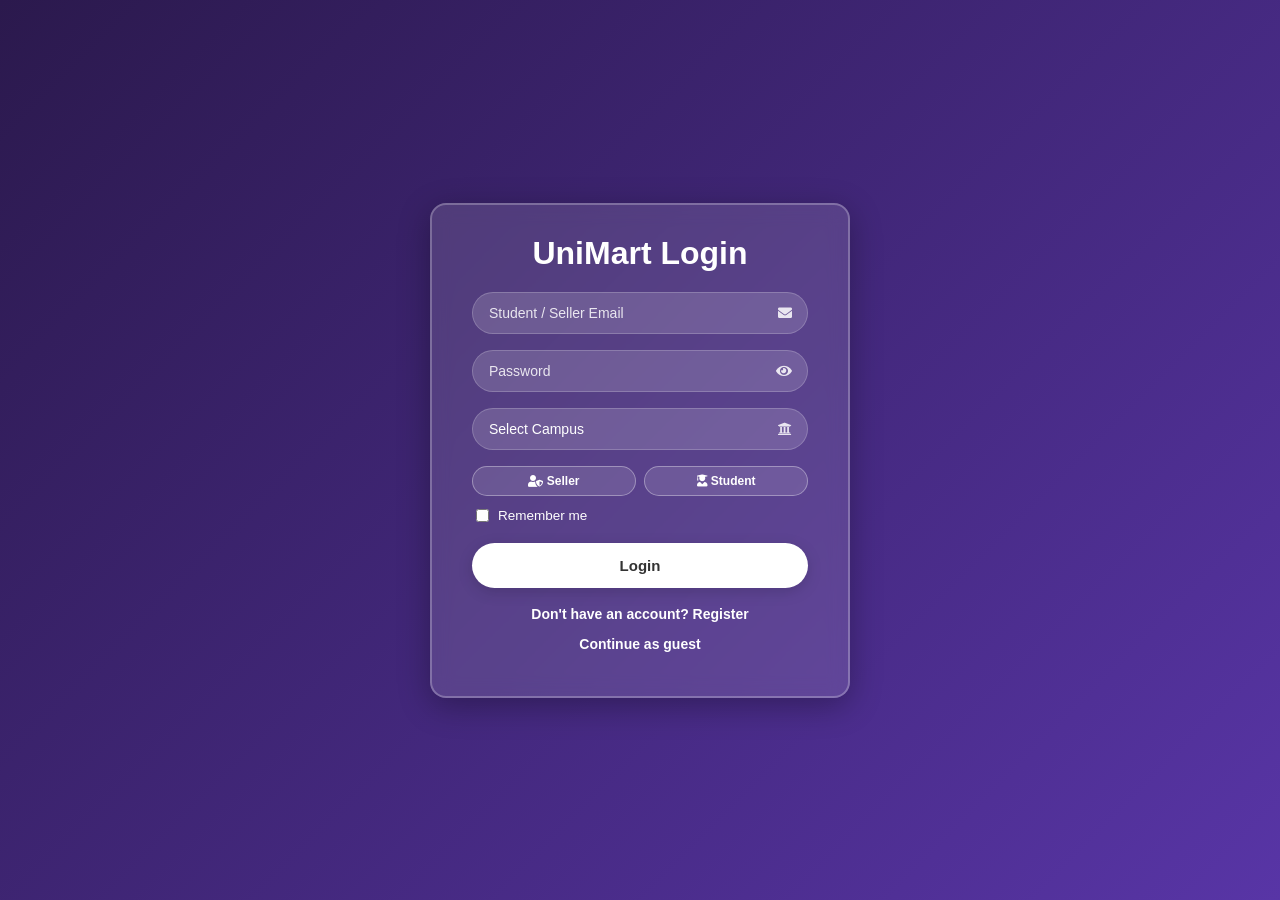
<file: index.html>
<!DOCTYPE html>
<html lang="en">
<head>
    <meta charset="UTF-8">
    <meta name="viewport" content="width=device-width, initial-scale=1.0">
    <title>UniMart · Login & Register</title>
    <link rel="stylesheet" href="https://cdnjs.cloudflare.com/ajax/libs/font-awesome/5.15.4/css/all.min.css">
    <style>
        * {
            box-sizing: border-box;
            font-family: 'Manrope', sans-serif;
        }
        body {
            display: flex;
            justify-content: center;
            align-items: center;
            min-height: 100vh;
            margin: 0;
            /* Warna latar belakang ungu gelap jika tiada video */
            background: linear-gradient(135deg, #2b194d, #5835a6);
        }
        .video-background {
            position: fixed;
            top: 0;
            left: 0;
            width: 100%;
            height: 100vh;
            object-fit: cover;
            z-index: -1;
        }
        .wrapper {
            width: 420px;
            background: rgba(255, 255, 255, 0.12);
            border: 2px solid rgba(255, 255, 255, 0.25);
            backdrop-filter: blur(10px);
            border-radius: 16px;
            box-shadow: 0 8px 32px rgba(0, 0, 0, 0.3);
            padding: 30px 40px;
            color: white;
            margin: 20px;
        }
        .wrapper h1 {
            font-size: 32px;
            text-align: center;
            margin-top: 0;
            margin-bottom: 20px;
        }
        .input-box {
            position: relative;
            margin: 16px 0;
        }
        .input-box input {
            width: 100%;
            padding: 12px 40px 12px 16px;
            background: rgba(255, 255, 255, 0.15);
            border: 1px solid rgba(255, 255, 255, 0.2);
            outline: none;
            border-radius: 40px;
            color: white;
            font-size: 14px;
        }
        .input-box input::placeholder {
            color: rgba(255, 255, 255, 0.85);
        }
        .input-box i {
            position: absolute;
            right: 16px;
            top: 50%;
            transform: translateY(-50%);
            font-size: 14px;
            color: rgba(255, 255, 255, 0.85);
        }
        .input-box select {
            width: 100%;
            padding: 12px 40px 12px 16px;
            background: rgba(255, 255, 255, 0.15);
            border: 1px solid rgba(255, 255, 255, 0.2);
            outline: none;
            border-radius: 40px;
            color: white;
            font-size: 14px;
            appearance: none;
            -webkit-appearance: none;
            cursor: pointer;
        }
        .input-box select option {
            background: #e5d6ff;
            color: rgb(0, 0, 0);
            padding: 12px 40px 12px 16px;
        }
        .remember-forgot {
            display: flex;
            justify-content: space-between;
            align-items: center;
            font-size: 13.5px;
            margin: -5px 0 18px;
        }
        .remember-forgot label {
            display: flex;
            align-items: center;
            gap: 6px;
            cursor: pointer;
        }
        .remember-forgot label input {
            accent-color: #725AC1;
        }
        .btn {
            width: 100%;
            height: 45px;
            border: none;
            outline: none;
            border-radius: 40px;
            background: white;
            color: #333;
            font-weight: 700;
            font-size: 15px;
            box-shadow: 0 4px 15px rgba(0, 0, 0, 0.15);
            cursor: pointer;
            transition: all 0.3s ease;
        }
        .btn:hover {
            color: white;
            background: #725AC1;
        }
        .btn:active {
            transform: scale(0.97);
        }
        .register-link,
        .login-link {
            text-align: center;
            margin-top: 18px;
            font-size: 14px;
        }
        .register-link a,
        .login-link a {
            color: white;
            text-decoration: none;
            font-weight: bold;
        }
        .register-link a:hover,
        .login-link a:hover {
            text-decoration: underline;
        }
        .d-none {
            display: none !important;
        }
        .alert {
            padding: 10px 14px;
            border-radius: 10px;
            font-size: 13px;
            margin-top: 14px;
            text-align: center;
        }
        .alert-danger {
            background: rgba(220, 53, 69, 0.85);
            color: #fff;
        }
        .alert-success {
            background: rgba(25, 135, 84, 0.85);
            color: #fff;
        }
        .toggle-pass {
            cursor: pointer;
        }
        .demo-fill {
            display: flex;
            gap: 8px;
            margin-bottom: 15px;
        }
        .demo-btn {
            flex: 1;
            padding: 7px 10px;
            border-radius: 20px;
            border: 1px solid rgba(255, 255, 255, 0.35);
            background: rgba(255, 255, 255, 0.12);
            color: white;
            font-size: 12px;
            font-weight: 600;
            cursor: pointer;
            transition: background 0.2s;
        }
        .demo-btn:hover {
            background: rgba(255, 255, 255, 0.28);
        }
    </style>
</head>
<body data-page="auth">
    <video autoplay muted loop class="video-background"><source src="bg.mp4" type="video/mp4"></video> 

    <div class="wrapper">
        <form id="login-form">
            <h1>UniMart Login</h1>
            <div class="input-box">
                <input type="email" id="login-email" placeholder="Student / Seller Email" required>
                <i class="fas fa-envelope"></i>
            </div>
            <div class="input-box">
                <input type="password" id="login-password" placeholder="Password" required>
                <i class="fas fa-eye toggle-pass" data-toggle-password="login-password" title="Show/Hide Password"></i>
            </div>
            <div class="input-box" id="campus-box">
                <select id="login-campus">
                    <option value="" disabled selected>Select Campus</option>
                    <option value="UiTM Shah Alam">UiTM Shah Alam</option>
                    <option value="UiTM Puncak Perdana">UiTM Puncak Perdana</option>
                    <option value="UiTM Puncak Alam">UiTM Puncak Alam</option>
                </select>
                <i class="fas fa-university"></i>
            </div>
            <div class="demo-fill">
                <button type="button" class="demo-btn" data-fill-email="seller@unimart.edu.my" data-fill-pass="seller123">
                    <i class="fas fa-user-shield"></i> Seller
                </button>
                <button type="button" class="demo-btn" data-fill-email="student@unimart.edu.my" data-fill-pass="student123">
                    <i class="fas fa-user-graduate"></i> Student 
                </button>
            </div>

            <div class="remember-forgot">
                <label><input type="checkbox"> Remember me</label>
            </div>
            <button type="submit" class="btn">Login</button>
            
            <div id="login-error" class="alert alert-danger d-none"></div>

            <div class="register-link">
                <p><a href="#" id="show-register">Don't have an account? Register</a></p>
                <p><a href="home.html">Continue as guest</a></p>
            </div>
        </form>

        <form id="register-form" class="d-none">
            <h1>Create Account</h1>
            <div class="input-box">
                <input type="text" id="register-name" placeholder="Full Name" required>
                <i class="fas fa-user"></i>
            </div>
            <div class="input-box">
                <input type="email" id="register-email" placeholder="Student Email" required>
                <i class="fas fa-envelope"></i>
            </div>
            <div class="input-box">
                <input type="tel" id="register-phone" placeholder="Phone Number (e.g. 0123456789)" required>
                <i class="fas fa-phone"></i>
            </div>
            <div class="input-box">
                <input type="password" id="register-password" placeholder="Password" required>
                <i class="fas fa-eye toggle-pass" data-toggle-password="register-password" title="Show/Hide Password"></i>
            </div>
            <div class="remember-forgot">
                <label><input type="checkbox" id="request-seller"> Request Seller Access (Needs seller Approval)</label>
            </div>
            <button type="submit" class="btn">Register</button>

            <div id="register-message" class="d-none"></div>

            <div class="login-link">
                <p><a href="#" id="show-login">Already have an account? Login</a></p>
            </div>
        </form>
    </div>

    <script src="js/app.js"></script>
</body>
</html>
</file>
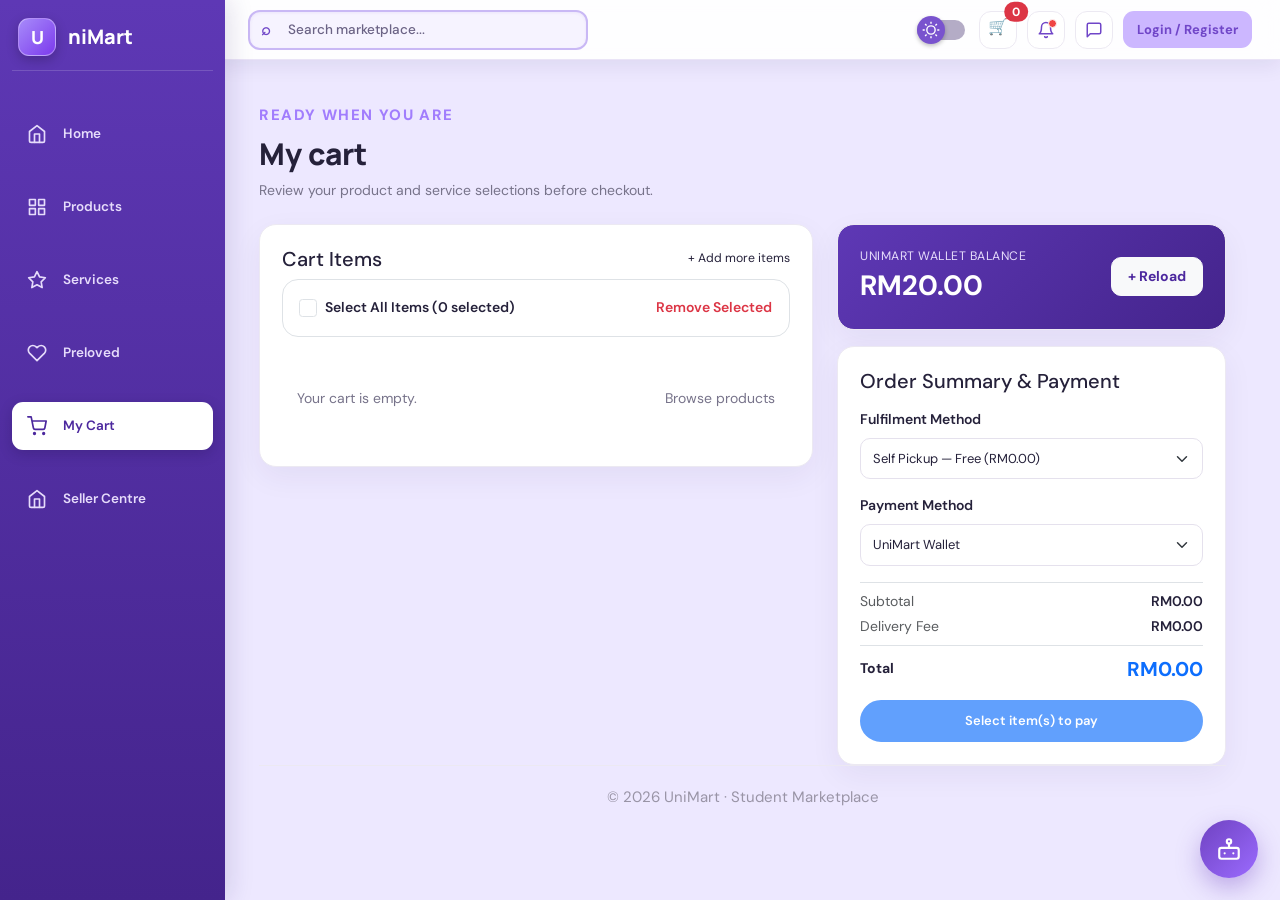
<file: cart.html>
<!DOCTYPE html>
<html lang="en">
<head>
  <meta charset="UTF-8">
  <meta name="viewport" content="width=device-width, initial-scale=1">
  <title>My Cart | UniMart</title>
    <link rel="icon" type="image/png" href="image/logo.png">

  <link href="https://cdn.jsdelivr.net/npm/bootstrap@5.3.3/dist/css/bootstrap.min.css" rel="stylesheet">
  <link rel="stylesheet" href="css/style.css">
  <style>
    .bank-badge {
      width: 44px;
      height: 32px;
      border-radius: 8px;
      font-size: 11px;
      font-weight: 800;
      display: inline-grid;
      place-items: center;
      flex-shrink: 0;
    }
    .bank-option-card {
      transition: border-color 0.2s, background-color 0.2s;
    }
    .bank-option-card:hover,
    .bank-option-card:has(input:checked) {
      border-color: #6d28d9 !important;
      background-color: rgba(109, 40, 217, 0.08);
    }
    /* Susunan baris item troli sebaris (Checkbox | Produk | Kuantiti & Remove) */
#cart-items > div,
#cart-items > li {
  display: flex !important;
  align-items: center !important;
  justify-content: space-between !important;
  gap: 12px !important;
  flex-wrap: nowrap !important;
}

.cart-item-select-wrap {
  flex: 0 0 auto;
  display: flex;
  align-items: center;
}

.cart-row-original-content {
  display: flex !important;
  align-items: center !important;
  justify-content: space-between !important;
  gap: 12px !important;
  flex: 1 1 auto !important;
  min-width: 0;
}

/* Pastikan nama & harga produk tidak terhimpit */
.cart-row-original-content > div:first-child {
  flex: 1 1 auto;
  min-width: 0;
}

/* Pastikan kumpulan butang kuantiti & remove kekal sebaris di sebelah kanan nama produk */
.cart-row-original-content > div:last-child,
.cart-row-actions {
  display: inline-flex !important;
  align-items: center !important;
  gap: 8px !important;
  flex-shrink: 0 !important;
  margin-top: 0 !important;
}

/* Responsif untuk skrin telefon yang sempit */
@media (max-width: 576px) {
  .cart-row-original-content {
    flex-wrap: wrap !important;
  }
  .cart-row-original-content > div:last-child {
    margin-left: auto;
  }
}
  </style>
</head>
<body data-page="cart">
  <div id="app-header"></div>
  <div class="app-shell">
    <aside id="app-sidebar"></aside>
    <main class="main-content">
      <div class="page-heading">
        <span class="eyebrow">READY WHEN YOU ARE</span>
        <h1>My cart</h1>
        <p>Review your product and service selections before checkout.</p>
      </div>

      <div class="row g-4">
        <!-- KOLUM KIRI: Senarai Item Cart -->
        <div class="col-lg-7">
          <div class="content-card">
            <div class="d-flex justify-content-between align-items-center mb-2">
              <h2 class="h5 mb-0">Cart Items</h2>
              <a href="products.html" class="text-link small">+ Add more items</a>
            </div>
            <!-- BAR SELECT ALL DALAM CART.HTML -->
<div class="d-flex justify-content-between align-items-center p-3 mb-3 rounded-4 border" id="cart-select-bar">
  <div class="form-check d-flex align-items-center gap-2 mb-0">
    <input class="form-check-input mt-0" type="checkbox" id="cart-select-all" checked style="width: 18px; height: 18px; cursor: pointer;">
    <label class="form-check-label fw-semibold" for="cart-select-all" style="cursor: pointer;">
      Select All Items (<span id="cart-selected-count">0</span> selected)
    </label>
  </div>
  <button type="button" class="btn btn-sm btn-link text-danger text-decoration-none p-0 fw-semibold" id="cart-remove-selected">
    Remove Selected
  </button>
</div>
            <div id="cart-items"></div>
          </div>
        </div>

        <!-- KOLUM KANAN (SEBELAH LIST CART): UniMart Wallet + Order Summary -->
        <div class="col-lg-5">
          <!-- Kad Baki UniMart Wallet (Sentiasa Dipaparkan) -->
          <div class="content-card mb-3" style="background: linear-gradient(135deg, #5e38b5 0%, #44248c 100%); color: #ffffff;">
            <div class="d-flex justify-content-between align-items-center">
              <div>
                <span class="small d-block" style="color: #e6dcfb; letter-spacing: 0.5px;">UNIMART WALLET BALANCE</span>
                <strong class="fs-3 fw-bold" id="wallet-balance-display">RM0.00</strong>
              </div>
              <button type="button" class="btn btn-light btn-sm fw-bold px-3 py-2" id="open-topup-btn" style="color: #4c289e; border-radius: 10px; width: auto;">
                + Reload
              </button>
            </div>
          </div>
          <!-- MODAL RELOAD UNIMART WALLET -->
<div id="reload-wallet-modal" class="perf-modal-overlay" style="display: none;">
  <div class="perf-modal-box" style="max-width: 440px; border-radius: 24px; padding: 26px;">

    <!-- LANGKAH 1: MASUKKAN JUMLAH TOP UP -->
    <div id="topup-step-amount">
      <div class="d-flex justify-content-between align-items-center mb-1">
        <h4 class="fw-bold mb-0">Reload UniMart Wallet</h4>
        <button type="button" class="btn-close close-wallet-modal" aria-label="Close"></button>
      </div>
      <p class="small text-muted mb-3">
        Current Balance: <strong style="color: #6d28d9;" id="modal-wallet-bal">RM20.00</strong>
      </p>

      <!-- Butang Pilihan Pantas -->
      <div class="d-flex gap-2 mb-3">
        <button type="button" class="btn btn-outline-secondary flex-fill rounded-pill topup-preset" data-val="10">RM10</button>
        <button type="button" class="btn btn-outline-secondary flex-fill rounded-pill topup-preset" data-val="20">RM20</button>
        <button type="button" class="btn btn-outline-secondary flex-fill rounded-pill topup-preset" data-val="50">RM50</button>
        <button type="button" class="btn btn-outline-secondary flex-fill rounded-pill topup-preset" data-val="100">RM100</button>
      </div>

      <div class="mb-3">
        <label class="form-label small fw-bold">Enter Reload Amount (RM)</label>
        <input type="number" id="topup-amount-input" class="form-control form-control-lg" value="20" min="1" step="1" style="border-radius: 14px;">
      </div>

      <button type="button" id="btn-confirm-topup" class="btn btn-primary w-100 fw-bold" style="border-radius: 999px; height: 46px;">
        Confirm Top Up
      </button>
    </div>

    <!-- LANGKAH 2: PILIH NAMA BANK (FPX ONLINE BANKING) -->
    <div id="topup-step-bank" style="display: none;">
      <div class="d-flex justify-content-between align-items-center mb-1">
        <div class="d-flex align-items-center gap-2">
          <button type="button" id="btn-back-to-amount" class="btn btn-sm btn-light rounded-circle" title="Back">←</button>
          <h5 class="fw-bold mb-0">Select Online Banking</h5>
        </div>
        <button type="button" class="btn-close close-wallet-modal" aria-label="Close"></button>
      </div>
      <p class="small text-muted mb-3">
        Top Up Amount: <strong class="text-success" id="selected-topup-display">RM20.00</strong> · FPX Gateway
      </p>

      <div class="d-flex flex-column gap-2 mb-3" id="fpx-bank-list">
        <label class="bank-option-card d-flex align-items-center justify-content-between p-3 rounded-4 border" style="cursor: pointer;">
          <div class="d-flex align-items-center gap-3">
            <span class="bank-badge" style="background:#facc15; color:#18181b;">M2U</span>
            <div>
              <div class="fw-bold small">Maybank2u</div>
              <small class="text-muted" style="font-size: 11px;">Malayan Banking Berhad</small>
            </div>
          </div>
          <input type="radio" name="fpx_bank" value="Maybank2u" checked>
        </label>

        <label class="bank-option-card d-flex align-items-center justify-content-between p-3 rounded-4 border" style="cursor: pointer;">
          <div class="d-flex align-items-center gap-3">
            <span class="bank-badge" style="background:#dc2626; color:#ffffff;">CIMB</span>
            <div>
              <div class="fw-bold small">CIMB Clicks</div>
              <small class="text-muted" style="font-size: 11px;">CIMB Bank Berhad</small>
            </div>
          </div>
          <input type="radio" name="fpx_bank" value="CIMB Clicks">
        </label>

        <label class="bank-option-card d-flex align-items-center justify-content-between p-3 rounded-4 border" style="cursor: pointer;">
          <div class="d-flex align-items-center gap-3">
            <span class="bank-badge" style="background:#991b1b; color:#ffffff;">BIMB</span>
            <div>
              <div class="fw-bold small">Bank Islam</div>
              <small class="text-muted" style="font-size: 11px;">Bank Islam Malaysia Berhad</small>
            </div>
          </div>
          <input type="radio" name="fpx_bank" value="Bank Islam">
        </label>

        <label class="bank-option-card d-flex align-items-center justify-content-between p-3 rounded-4 border" style="cursor: pointer;">
          <div class="d-flex align-items-center gap-3">
            <span class="bank-badge" style="background:#0284c7; color:#ffffff;">RHB</span>
            <div>
              <div class="fw-bold small">RHB Now</div>
              <small class="text-muted" style="font-size: 11px;">RHB Bank Berhad</small>
            </div>
          </div>
          <input type="radio" name="fpx_bank" value="RHB Now">
        </label>

        <label class="bank-option-card d-flex align-items-center justify-content-between p-3 rounded-4 border" style="cursor: pointer;">
          <div class="d-flex align-items-center gap-3">
            <span class="bank-badge" style="background:#1d4ed8; color:#ffffff;">PBe</span>
            <div>
              <div class="fw-bold small">Public Bank</div>
              <small class="text-muted" style="font-size: 11px;">Public Bank Berhad</small>
            </div>
          </div>
          <input type="radio" name="fpx_bank" value="Public Bank">
        </label>
      </div>

      <button type="button" id="btn-proceed-bank" class="btn btn-primary w-100 fw-bold" style="border-radius: 999px; height: 46px;">
        Proceed to Bank →
      </button>
    </div>

    <!-- LANGKAH 3: ANIMASI REDIRECTING TO BANK -->
    <div id="topup-step-redirect" class="text-center py-4" style="display: none;">
      <div class="spinner-border mb-3" role="status" style="width: 3rem; height: 3rem; color: #6d28d9;"></div>
      <h5 class="fw-bold mb-1" id="redirect-bank-title">Redirecting to Maybank2u...</h5>
      <p class="small text-muted mb-3">Please wait while we securely connect to your FPX banking gateway.</p>
      <div class="p-2 rounded-3 bg-light small fw-semibold" id="redirect-bank-summary">
        Amount: RM20.00 · Status: Authorizing...
      </div>
    </div>

  </div>
</div>

          <!-- Kad Order Summary & Payment -->
          <div class="content-card">
            <h2 class="h5 mb-3">Order Summary &amp; Payment</h2>

            <!-- Kaedah Penghantaran / Pengambilan -->
            <div class="mb-3">
              <label class="form-label fw-semibold">Fulfilment Method</label>
              <select class="form-select" id="fulfilment">
                <option value="pickup">Self Pickup — Free (RM0.00)</option>
                <option value="delivery">Campus Delivery (+RM3.00)</option>
              </select>
            </div>

            <!-- Pilihan Jenis Pembayaran -->
            <div class="mb-3">
              <label class="form-label fw-semibold">Payment Method</label>
              <select class="form-select" id="payment-method">
                <option value="wallet">UniMart Wallet</option>
                <option value="cash">Cash (Pay on Pickup / Delivery)</option>
                <option value="fpx">FPX Online Banking</option>
              </select>
            </div>

            <!-- Bahagian Kiraan Subtotal, Delivery Fee & Total -->
            <div class="border-top pt-2 mb-3">
              <div class="d-flex justify-content-between align-items-center mb-1">
                <span class="text-muted">Subtotal</span>
                <span class="fw-semibold" id="cart-subtotal">RM0.00</span>
              </div>
              <div class="d-flex justify-content-between align-items-center mb-2">
                <span class="text-muted">Delivery Fee</span>
                <span class="fw-semibold" id="cart-delivery-fee">RM0.00</span>
              </div>
              <div class="d-flex justify-content-between align-items-center pt-2 border-top">
                <span class="fw-bold">Total</span>
                <strong class="fs-5 text-primary" id="cart-total">RM0.00</strong>
              </div>
            </div>

            <button class="btn btn-primary w-100 fw-semibold" id="checkout-button">Place Order &amp; Pay</button>
          </div>
        </div>
      </div>

      <div id="app-footer"></div>
    </main>
  </div>

  <script src="js/app.js"></script>
<script>
    document.addEventListener("DOMContentLoaded", function () {
      const CART_KEY = (typeof STORE !== "undefined" && STORE.cart) ? STORE.cart : "unimart_cart";
      const LISTINGS_KEY = (typeof STORE !== "undefined" && STORE.listings) ? STORE.listings : "unimart_listings_v9";

      const fulfilmentEl = document.getElementById("fulfilment");
      const subtotalEl = document.getElementById("cart-subtotal");
      const feeEl = document.getElementById("cart-delivery-fee");
      const totalEl = document.getElementById("cart-total");
      const cartContainer = document.getElementById("cart-items");
      const checkoutBtn = document.getElementById("checkout-button");
      const paymentMethodEl = document.getElementById("payment-method");

      function getCartData() {
        if (typeof cart === "function") return cart();
        try {
          return JSON.parse(localStorage.getItem(CART_KEY) || "[]");
        } catch {
          return [];
        }
      }

      function saveCartData(arr) {
        if (typeof setData === "function") {
          setData(CART_KEY, arr);
        } else {
          localStorage.setItem(CART_KEY, JSON.stringify(arr));
        }
        if (typeof updateCartBadge === "function") updateCartBadge();
      }

      function getListingsData() {
        if (typeof listings === "function") return listings();
        try {
          return JSON.parse(localStorage.getItem(LISTINGS_KEY) || "[]");
        } catch {
          return [];
        }
      }

      // Pastikan setiap item dalam cart ada status `selected` (default: true)
      function ensureSelectedFlags() {
        const rawCart = getCartData();
        let changed = false;
        rawCart.forEach(item => {
          if (typeof item.selected !== "boolean") {
            item.selected = true;
            changed = true;
          }
        });
        if (changed) saveCartData(rawCart);
        return rawCart;
      }

      // Kira Subtotal, Delivery Fee & Grand Total HANYA untuk item yang di-tick
      function calculateGrandTotal() {
        const rawCart = ensureSelectedFlags();
        const rawListings = getListingsData();

        const validItems = rawCart.filter(entry => {
          const item = rawListings.find(p => p.id === entry.id);
          return item && item.type !== "preloved";
        });

        const selectedValidItems = validItems.filter(entry => entry.selected !== false);

        const subtotal = selectedValidItems.reduce((sum, entry) => {
          const item = rawListings.find(p => p.id === entry.id);
          const unitPrice = entry.price !== undefined ? Number(entry.price) : Number(item.price || 0);
          return sum + (unitPrice * Number(entry.qty || 1));
        }, 0);

        const deliveryFee = (selectedValidItems.length > 0 && fulfilmentEl && fulfilmentEl.value === "delivery") ? 3.00 : 0.00;

        return {
          subtotal,
          deliveryFee,
          grandTotal: subtotal + deliveryFee,
          totalValidCount: validItems.length,
          selectedCount: selectedValidItems.length,
          selectedItems: selectedValidItems
        };
      }

      // Suntik checkbox ke dalam setiap baris tanpa merosakkan susunan asal
      function renderCheckboxesAndSummary() {
        const rawCart = ensureSelectedFlags();
        const { subtotal, deliveryFee, grandTotal, totalValidCount, selectedCount } = calculateGrandTotal();

        const selectBarEl = document.getElementById("cart-select-bar");
        const selectAllEl = document.getElementById("cart-select-all");
        const selectedCountEl = document.getElementById("cart-selected-count");

        if (selectBarEl) {
          selectBarEl.style.display = totalValidCount > 0 ? "flex" : "none";
        }
        if (selectedCountEl) {
          selectedCountEl.textContent = selectedCount;
        }
        if (selectAllEl) {
          selectAllEl.checked = totalValidCount > 0 && selectedCount === totalValidCount;
          selectAllEl.indeterminate = selectedCount > 0 && selectedCount < totalValidCount;
        }

        // Suntik checkbox kemas di bahagian kiri setiap baris produk
// Suntik checkbox kemas di bahagian kiri setiap baris produk (susunan sebaris)
        if (cartContainer && rawCart.length > 0) {
          const rows = Array.from(cartContainer.children).filter(el => el.tagName !== "SCRIPT");

          rows.forEach((row, idx) => {
            const entry = rawCart[idx];
            if (!entry) return;

            row.style.display = "flex";
            row.style.alignItems = "center";
            row.style.justifyContent = "space-between";
            row.style.gap = "12px";

            let cbWrap = row.querySelector(".cart-item-select-wrap");
            if (!cbWrap) {
              const contentWrap = document.createElement("div");
              contentWrap.className = "cart-row-original-content";
              while (row.firstChild) {
                contentWrap.appendChild(row.firstChild);
              }

              cbWrap = document.createElement("div");
              cbWrap.className = "cart-item-select-wrap";
              cbWrap.innerHTML = `<input type="checkbox" class="form-check-input cart-item-checkbox m-0" data-id="${entry.id}" data-index="${idx}" style="width: 18px; height: 18px; cursor: pointer;">`;

              row.appendChild(cbWrap);
              row.appendChild(contentWrap);
            }

            const cb = cbWrap.querySelector(".cart-item-checkbox");
            if (cb) {
              cb.dataset.index = idx;
              cb.checked = entry.selected !== false;
            }

            const contentWrap = row.querySelector(".cart-row-original-content");
            if (contentWrap) {
              contentWrap.style.opacity = (entry.selected !== false) ? "1" : "0.5";
            }
          });
        }        // Kemas kini paparan Subtotal, Delivery Fee & Grand Total
        if (subtotalEl) subtotalEl.textContent = "RM" + subtotal.toFixed(2);
        if (feeEl) feeEl.textContent = "RM" + deliveryFee.toFixed(2);
        if (totalEl) totalEl.textContent = "RM" + grandTotal.toFixed(2);

        // Lumpuhkan butang Place Order & Pay jika tiada satu pun item dipilih
        if (checkoutBtn) {
          checkoutBtn.disabled = selectedCount === 0;
          if (selectedCount === 0) {
            checkoutBtn.dataset.origLabel = checkoutBtn.dataset.origLabel || checkoutBtn.textContent;
            checkoutBtn.textContent = "Select item(s) to pay";
          } else if (checkoutBtn.dataset.origLabel) {
            checkoutBtn.textContent = checkoutBtn.dataset.origLabel;
          }
        }
      }

      // Kawalan klik Checkbox individu & Select All
      document.addEventListener("change", (e) => {
        if (e.target.classList.contains("cart-item-checkbox")) {
          const idx = Number(e.target.dataset.index);
          const rawCart = getCartData();
          if (rawCart[idx]) {
            rawCart[idx].selected = e.target.checked;
            saveCartData(rawCart);
            renderCheckboxesAndSummary();
          }
        }

        if (e.target.id === "cart-select-all") {
          const checked = e.target.checked;
          const updated = getCartData().map(item => ({ ...item, selected: checked }));
          saveCartData(updated);
          renderCheckboxesAndSummary();
        }
      });

      // Butang Remove Selected
      document.getElementById("cart-remove-selected")?.addEventListener("click", () => {
        const rawCart = getCartData();
        const toRemove = rawCart.filter(x => x.selected !== false);
        if (toRemove.length === 0) return;
        if (!confirm(`Remove ${toRemove.length} selected item(s) from your cart?`)) return;

        saveCartData(rawCart.filter(x => x.selected === false));
        location.reload();
      });

      if (fulfilmentEl) {
        fulfilmentEl.addEventListener("change", renderCheckboxesAndSummary);
      }

      // Pantau apabila app.js melukis semula #cart-items (tambah/tolak kuantiti atau padam item)
      let isSyncing = false;
      if (cartContainer) {
        new MutationObserver(() => {
          if (isSyncing) return;
          isSyncing = true;
          renderCheckboxesAndSummary();
          isSyncing = false;
        }).observe(cartContainer, { childList: true });

        cartContainer.addEventListener("click", () => setTimeout(renderCheckboxesAndSummary, 50));
      }

      renderCheckboxesAndSummary();

      // =========================================================
      // 2. MODAL FPX BANKING (UNTUK WALLET RELOAD & FPX CHECKOUT)
      // =========================================================
      const modal = document.getElementById("reload-wallet-modal");
      const openTopupBtn = document.getElementById("open-topup-btn");
      const walletDisplayEl = document.getElementById("wallet-balance-display");
      const modalBalEl = document.getElementById("modal-wallet-bal");

      const stepAmount = document.getElementById("topup-step-amount");
      const stepBank = document.getElementById("topup-step-bank");
      const stepRedirect = document.getElementById("topup-step-redirect");

      const amountInput = document.getElementById("topup-amount-input");
      const confirmBtn = document.getElementById("btn-confirm-topup");
      const backBtn = document.getElementById("btn-back-to-amount");
      const proceedBankBtn = document.getElementById("btn-proceed-bank");

      let bankFlowMode = "topup";
      let pendingAmount = 0;

      if (modal) {
        Object.assign(modal.style, {
          position: "fixed",
          inset: "0",
          backgroundColor: "rgba(15, 10, 32, 0.6)",
          zIndex: "9999",
          alignItems: "center",
          justifyContent: "center",
          padding: "16px"
        });
      }

      function applyModalTheme() {
        const box = modal?.querySelector(".perf-modal-box");
        if (!box) return;
        const isDark = document.body.classList.contains("dark");
        box.style.backgroundColor = isDark ? "#1d1536" : "#ffffff";
        box.style.color = isDark ? "#ffffff" : "#1f1b2e";
        box.style.width = "100%";
        box.style.boxShadow = "0 24px 60px rgba(0, 0, 0, 0.25)";
      }

      function getWalletKey() {
        const user = (typeof current === "function")
          ? current()
          : JSON.parse(localStorage.getItem("unimart_current") || "null");
        return "unimart_wallet_" + (user?.id || user?.email || "guest");
      }

      function refreshWalletDisplay() {
        const bal = parseFloat(localStorage.getItem(getWalletKey()) || "20.00");
        if (walletDisplayEl) walletDisplayEl.textContent = "RM" + bal.toFixed(2);
        if (modalBalEl) modalBalEl.textContent = "RM" + bal.toFixed(2);
      }

      refreshWalletDisplay();

      function resetAndCloseModal() {
        if (!modal) return;
        modal.style.display = "none";
        stepAmount.style.display = "block";
        stepBank.style.display = "none";
        stepRedirect.style.display = "none";
        if (backBtn) backBtn.style.display = "inline-block";
      }

      document.querySelectorAll(".close-wallet-modal").forEach(btn => {
        btn.addEventListener("click", resetAndCloseModal);
      });

      modal?.addEventListener("click", (e) => {
        if (e.target === modal) resetAndCloseModal();
      });

      // --- ALIRAN A: RELOAD WALLET (+ Reload) ---
      openTopupBtn?.addEventListener("click", () => {
        bankFlowMode = "topup";
        refreshWalletDisplay();
        applyModalTheme();
        stepAmount.style.display = "block";
        stepBank.style.display = "none";
        stepRedirect.style.display = "none";
        if (backBtn) backBtn.style.display = "inline-block";
        if (modal) modal.style.display = "flex";
      });

      document.querySelectorAll(".topup-preset").forEach(btn => {
        btn.addEventListener("click", () => {
          if (amountInput) amountInput.value = btn.dataset.val;
        });
      });

      confirmBtn?.addEventListener("click", () => {
        const amt = parseFloat(amountInput?.value || "0");
        if (!amt || amt <= 0) {
          alert("Please enter a valid reload amount.");
          return;
        }
        pendingAmount = amt;
        document.getElementById("selected-topup-display").textContent = "RM" + amt.toFixed(2);
        stepAmount.style.display = "none";
        stepBank.style.display = "block";
      });

      backBtn?.addEventListener("click", () => {
        if (bankFlowMode === "topup") {
          stepBank.style.display = "none";
          stepAmount.style.display = "block";
        } else {
          resetAndCloseModal();
        }
      });

function getCurrentUserObj() {
        if (typeof current === "function") return current();
        try {
          return JSON.parse(localStorage.getItem("unimart_current") || "null");
        } catch {
          return null;
        }
      }

      function getWalletKey() {
        const user = getCurrentUserObj();
        return "unimart_wallet_" + (user?.id || user?.email || "guest");
      }

      function getSyncedWalletBalance() {
        const key = getWalletKey();
        const user = getCurrentUserObj();
        const stored = localStorage.getItem(key);

        if (stored !== null && !isNaN(parseFloat(stored))) {
          return parseFloat(stored);
        }
        if (user && typeof user.wallet === "number") {
          localStorage.setItem(key, user.wallet.toFixed(2));
          return user.wallet;
        }
        localStorage.setItem(key, "20.00");
        return 20.00;
      }

      function setSyncedWalletBalance(newBal) {
        const cleanBal = Math.max(0, Number(newBal || 0));
        const key = getWalletKey();
        localStorage.setItem(key, cleanBal.toFixed(2));

        const user = getCurrentUserObj();
        if (user) {
          user.wallet = cleanBal;
          localStorage.setItem("unimart_current", JSON.stringify(user));

          const usersKey = (typeof STORE !== "undefined" && STORE.users) ? STORE.users : "unimart_users";
          try {
            const allUsers = JSON.parse(localStorage.getItem(usersKey) || "[]");
            const idx = allUsers.findIndex(u => u.id === user.id || u.email === user.email);
            if (idx !== -1) {
              allUsers[idx].wallet = cleanBal;
              localStorage.setItem(usersKey, JSON.stringify(allUsers));
            }
          } catch {}
        }

        if (walletDisplayEl) walletDisplayEl.textContent = "RM" + cleanBal.toFixed(2);
        if (modalBalEl) modalBalEl.textContent = "RM" + cleanBal.toFixed(2);
      }

      function refreshWalletDisplay() {
        const bal = getSyncedWalletBalance();
        setSyncedWalletBalance(bal);
      }

      refreshWalletDisplay();

      function resetAndCloseModal() {
        if (!modal) return;
        modal.style.display = "none";
        stepAmount.style.display = "block";
        stepBank.style.display = "none";
        stepRedirect.style.display = "none";
        if (backBtn) backBtn.style.display = "inline-block";
      }

      document.querySelectorAll(".close-wallet-modal").forEach(btn => {
        btn.addEventListener("click", resetAndCloseModal);
      });

      modal?.addEventListener("click", (e) => {
        if (e.target === modal) resetAndCloseModal();
      });

      // --- ALIRAN A: RELOAD WALLET (+ Reload) ---
      openTopupBtn?.addEventListener("click", () => {
        bankFlowMode = "topup";
        refreshWalletDisplay();
        applyModalTheme();
        stepAmount.style.display = "block";
        stepBank.style.display = "none";
        stepRedirect.style.display = "none";
        if (backBtn) backBtn.style.display = "inline-block";
        if (modal) modal.style.display = "flex";
      });

      document.querySelectorAll(".topup-preset").forEach(btn => {
        btn.addEventListener("click", () => {
          if (amountInput) amountInput.value = btn.dataset.val;
        });
      });

      confirmBtn?.addEventListener("click", () => {
        const amt = parseFloat(amountInput?.value || "0");
        if (!amt || amt <= 0) {
          alert("Please enter a valid reload amount.");
          return;
        }
        pendingAmount = amt;
        document.getElementById("selected-topup-display").textContent = "RM" + amt.toFixed(2);
        stepAmount.style.display = "none";
        stepBank.style.display = "block";
      });

      backBtn?.addEventListener("click", () => {
        if (bankFlowMode === "topup") {
          stepBank.style.display = "none";
          stepAmount.style.display = "block";
        } else {
          resetAndCloseModal();
        }
      });

      // --- ALIRAN B: PLACE ORDER & PAY (HANYA BAYAR ITEM YANG DI-TICK) ---
      checkoutBtn?.addEventListener("click", (e) => {
        const { grandTotal, selectedCount } = calculateGrandTotal();
        if (selectedCount === 0) {
          e.preventDefault();
          e.stopImmediatePropagation();
          alert("Please tick at least one item in your cart to pay.");
          return;
        }

        const unselectedItems = getCartData().filter(x => x.selected === false);
        const selectedOnly = getCartData().filter(x => x.selected !== false);
        const method = paymentMethodEl ? paymentMethodEl.value : "wallet";

        // 1. BAYARAN GUNA UNIMART WALLET
        if (method === "wallet") {
          const currentBal = getSyncedWalletBalance();
          if (currentBal < grandTotal) {
            e.preventDefault();
            e.stopImmediatePropagation();
            alert(`Insufficient UniMart Wallet balance (RM${currentBal.toFixed(2)}). Total required is RM${grandTotal.toFixed(2)}. Please reload your wallet.`);
            return;
          }

          const updatedBal = currentBal - grandTotal;
          setSyncedWalletBalance(updatedBal);

          const origVal = paymentMethodEl.value;
          paymentMethodEl.value = "fpx";
          saveCartData(selectedOnly);

          setTimeout(() => {
            paymentMethodEl.value = origVal;
            setSyncedWalletBalance(updatedBal);
            if (unselectedItems.length > 0) {
              saveCartData(unselectedItems);
              location.reload();
            }
          }, 150);
          return;
        }

        // 2. BAYARAN GUNA FPX ONLINE BANKING
        if (method === "fpx") {
          if (checkoutBtn.dataset.fpxApproved === "true") {
            delete checkoutBtn.dataset.fpxApproved;
            saveCartData(selectedOnly);
            setTimeout(() => {
              if (unselectedItems.length > 0) {
                saveCartData(unselectedItems);
                location.reload();
              }
            }, 150);
            return;
          }

          e.preventDefault();
          e.stopImmediatePropagation();

          bankFlowMode = "checkout";
          pendingAmount = grandTotal;

          applyModalTheme();
          document.getElementById("selected-topup-display").textContent = "RM" + grandTotal.toFixed(2);
          stepAmount.style.display = "none";
          stepRedirect.style.display = "none";
          stepBank.style.display = "block";
          if (backBtn) backBtn.style.display = "none";
          if (modal) modal.style.display = "flex";
          return;
        }

        // 3. BAYARAN TUNAI (CASH / COD)
        saveCartData(selectedOnly);
        setTimeout(() => {
          if (unselectedItems.length > 0) {
            saveCartData(unselectedItems);
            location.reload();
          }
        }, 150);
      }, true);

      // --- PENGESAHAN BANK & ANIMASI REDIRECTING ---
      proceedBankBtn?.addEventListener("click", () => {
        const chosenBank = document.querySelector('input[name="fpx_bank"]:checked')?.value || "Maybank2u";
        const amt = pendingAmount;

        stepBank.style.display = "none";
        stepRedirect.style.display = "block";

        document.getElementById("redirect-bank-title").textContent = `Redirecting to ${chosenBank}...`;
        document.getElementById("redirect-bank-summary").textContent =
          `${bankFlowMode === "topup" ? "Reload" : "Order Payment"}: RM${amt.toFixed(2)} · Connecting via FPX...`;

        setTimeout(() => {
          if (bankFlowMode === "topup") {
            const currentBal = getSyncedWalletBalance();
            const newBal = currentBal + amt;
            setSyncedWalletBalance(newBal);

            resetAndCloseModal();

            if (typeof toast === "function") {
              toast(`Reload RM${amt.toFixed(2)} via ${chosenBank} successful!`);
            } else {
              alert(`Reload RM${amt.toFixed(2)} via ${chosenBank} successful!`);
            }
          } else {
            resetAndCloseModal();
            if (typeof toast === "function") {
              toast(`FPX payment via ${chosenBank} approved!`);
            }
            if (checkoutBtn) {
              checkoutBtn.dataset.fpxApproved = "true";
              checkoutBtn.click();
            }
          }
        }, 2200);
      });
    });     </script></body>
</html>
</file>
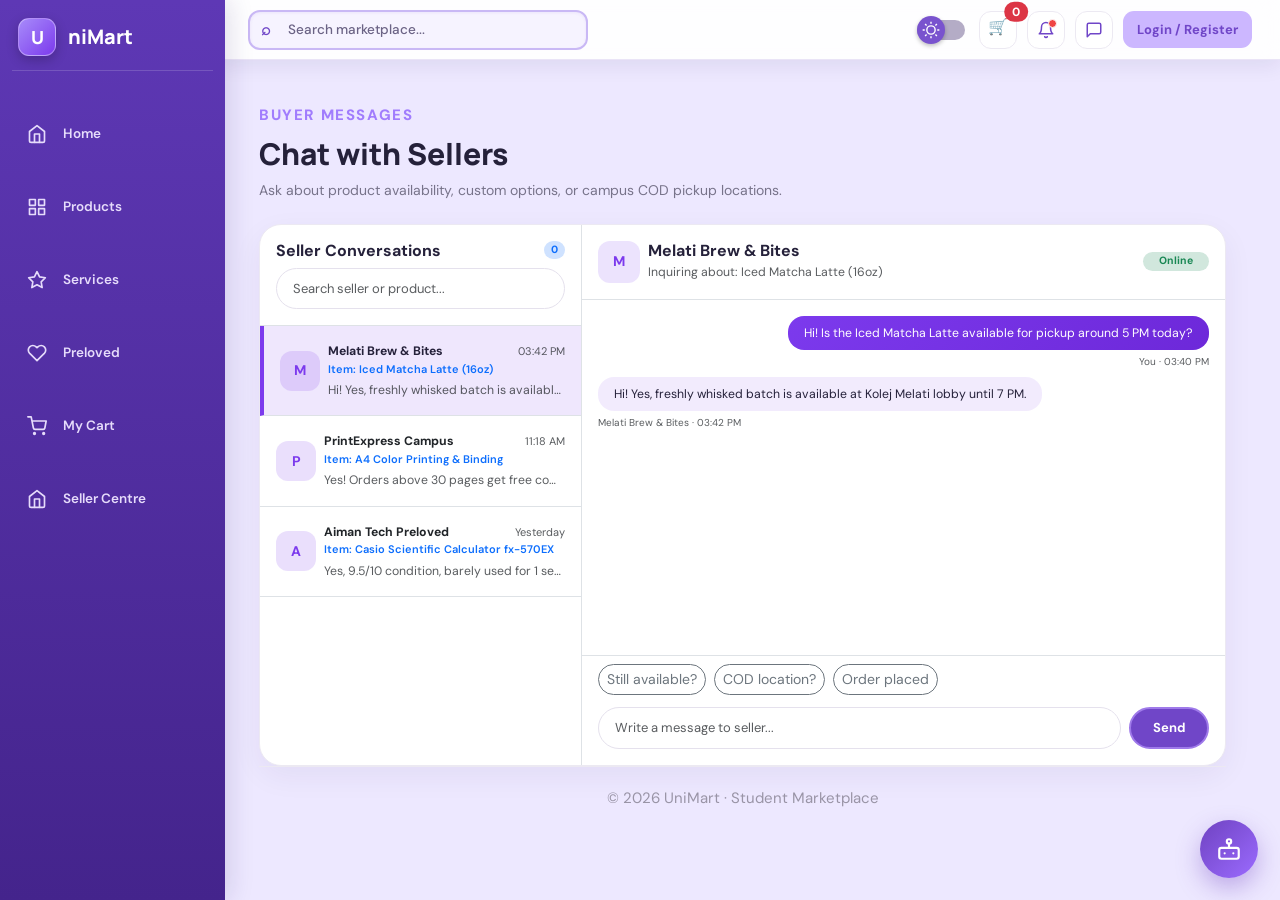
<file: chat.html>
<!DOCTYPE html>
<html lang="en">
<head>
  <meta charset="UTF-8">
  <meta name="viewport" content="width=device-width, initial-scale=1">
  <title>Messages | UniMart</title>
  <link rel="icon" type="image/png" href="image/logo.png">

  <link href="https://cdn.jsdelivr.net/npm/bootstrap@5.3.3/dist/css/bootstrap.min.css" rel="stylesheet">
  <link rel="stylesheet" href="css/style.css">
</head>
<body data-page="chat">
  <div id="app-header"></div>
  <div class="app-shell">
    <aside id="app-sidebar"></aside>
    <main class="main-content">
      <div class="page-heading">
        <span class="eyebrow" id="chat-eyebrow">BUYER MESSAGES</span>
        <h1 id="chat-page-title">Chat with Sellers</h1>
        <p id="chat-page-subtitle">Ask about product availability, custom options, or campus COD pickup locations.</p>
      </div>

      <div class="content-card p-0 overflow-hidden" style="border-radius: 22px;">
        <div class="row g-0" style="min-height: 540px;">
          
          <!-- LAJUR KIRI: SENARAI PERBUALAN -->
          <div class="col-md-4 border-end d-flex flex-column">
            <div class="p-3 border-bottom">
              <div class="d-flex justify-content-between align-items-center mb-2">
                <h2 class="h6 fw-bold mb-0" id="chat-list-heading">Seller Conversations</h2>
                <span class="badge bg-primary-subtle text-primary rounded-pill" id="chat-unread-count">0</span>
              </div>
              <input type="text" id="chat-search-input" class="form-control form-control-sm rounded-pill px-3" placeholder="Search seller or product...">
            </div>

<div id="chat-thread-list" class="list-group list-group-flush flex-grow-1 overflow-y-auto overflow-x-hidden" style="max-height: 460px;">
</div>           
          </div>

          <!-- LAJUR KANAN: RUANG MESEJ AKTIF -->
          <div class="col-md-8 d-flex flex-column">
            <!-- Header Perbualan -->
            <div class="p-3 border-bottom d-flex justify-content-between align-items-center">
              <div class="d-flex align-items-center gap-2">
                <div id="active-chat-avatar" style="width:42px;height:42px;border-radius:12px;background:rgba(124,58,237,0.14);color:#7c3aed;font-weight:700;display:grid;place-items:center;">U</div>
                <div>
                  <h3 class="h6 fw-bold mb-0" id="active-chat-name">Select a conversation</h3>
                  <small class="text-muted" id="active-chat-product">No active inquiry</small>
                </div>
              </div>
              <span class="badge bg-success-subtle text-success rounded-pill px-3 py-1" id="active-chat-status">Online</span>
            </div>

            <!-- Badan Mesej -->
            <div id="chat-messages-box" class="p-3 flex-grow-1 overflow-auto d-flex flex-column gap-2" style="max-height: 360px; min-height: 320px;">
              <!-- Mesej dipaparkan di sini -->
            </div>

            <!-- Butang Balasan Pantas (Tukar automatik ikut Buyer / Seller) -->
            <div class="px-3 pt-2 pb-1 border-top d-flex gap-2 flex-wrap" id="chat-quick-replies"></div>

            <!-- Input Hantar Mesej -->
            <form id="chat-send-form" class="p-3 pt-2 d-flex gap-2">
              <input type="text" id="chat-message-input" class="form-control rounded-pill px-3" placeholder="Write a message..." required>
              <button type="submit" class="btn btn-primary rounded-pill px-4" style="width: auto;">Send</button>
            </form>
          </div>

        </div>
      </div>

      <div id="app-footer"></div>
    </main>
  </div>

  <script src="https://cdn.jsdelivr.net/npm/bootstrap@5.3.3/dist/js/bootstrap.bundle.min.js"></script>
  <script src="js/app.js"></script>
  <script>
    document.addEventListener("DOMContentLoaded", () => {
      const user = typeof current === "function" ? current() : JSON.parse(localStorage.getItem("unimart_current") || "null");
      const params = new URLSearchParams(window.location.search);

      // Kesan secara automatik sama ada mod Seller atau Buyer
      const isSellerMode =
        params.get("mode") === "seller" ||
        user?.role === "seller" ||
        localStorage.getItem("unimart_active_role") === "seller";

      const userId = user?.id || user?.email || "guest_user";
      const STORAGE_KEY = (isSellerMode ? "unimart_seller_chats_" : "unimart_buyer_chats_") + userId;

      // 1. TUKAR TEKS UI & QUICK REPLIES MENGIKUT MOD (BUYER vs SELLER)
      const quickRepliesEl = document.getElementById("chat-quick-replies");
      const searchInput = document.getElementById("chat-search-input");
      const messageInput = document.getElementById("chat-message-input");

      if (isSellerMode) {
        document.getElementById("chat-eyebrow").textContent = "SELLER CENTRE · MESSAGES";
        document.getElementById("chat-page-title").textContent = "Customer Inquiries";
        document.getElementById("chat-page-subtitle").textContent = "Reply to student buyers, confirm stock availability, and arrange campus pickup or COD.";
        document.getElementById("chat-list-heading").textContent = "Customer Chats";
        if (searchInput) searchInput.placeholder = "Search customer or product...";
        if (messageInput) messageInput.placeholder = "Reply to customer...";

        quickRepliesEl.innerHTML = `
          <button type="button" class="btn btn-sm btn-outline-secondary rounded-pill quick-msg-btn" data-msg="Hi! Yes, this item is still available and ready for order.">Stock available</button>
          <button type="button" class="btn btn-sm btn-outline-secondary rounded-pill quick-msg-btn" data-msg="We can COD at Kolej Melati lobby or PTAR Library at 5 PM.">Confirm COD spot</button>
          <button type="button" class="btn btn-sm btn-outline-secondary rounded-pill quick-msg-btn" data-msg="Thank you for your order! Preparing your item now.">Order received</button>
        `;
      } else {
        document.getElementById("chat-eyebrow").textContent = "BUYER MESSAGES";
        document.getElementById("chat-page-title").textContent = "Chat with Sellers";
        document.getElementById("chat-page-subtitle").textContent = "Ask about product availability, custom options, or campus COD pickup locations.";
        document.getElementById("chat-list-heading").textContent = "Seller Conversations";
        if (searchInput) searchInput.placeholder = "Search seller or product...";
        if (messageInput) messageInput.placeholder = "Write a message to seller...";

        quickRepliesEl.innerHTML = `
          <button type="button" class="btn btn-sm btn-outline-secondary rounded-pill quick-msg-btn" data-msg="Hi! Is this item still available?">Still available?</button>
          <button type="button" class="btn btn-sm btn-outline-secondary rounded-pill quick-msg-btn" data-msg="Can we COD around Kolej / Library today?">COD location?</button>
          <button type="button" class="btn btn-sm btn-outline-secondary rounded-pill quick-msg-btn" data-msg="Thank you! I have placed my order.">Order placed</button>
        `;
      }

      // 2. DATA PERMULAAN MENGIKUT MOD
      const defaultSellerThreads = [
        {
          id: "s-chat-1",
          partnerName: "Nurul Aina (Student)",
          productTitle: "Iced Matcha Latte (16oz)",
          status: "Online",
          unread: 1,
          messages: [
            { sender: "partner", text: "Hi! Can I order 2 Iced Matcha Lattes with less sweet for 5 PM pickup?", time: "03:45 PM" },
            { sender: "me", text: "Hi Aina! Yes sure, we can prepare less sweet. Pickup at Kolej Melati lobby.", time: "03:47 PM" }
          ]
        },
        {
          id: "s-chat-2",
          partnerName: "Danial Hakim",
          productTitle: "A4 Color Printing & Binding",
          status: "Active 5m ago",
          unread: 0,
          messages: [
            { sender: "partner", text: "Hello, how long does it take to print and bind a 40-page report?", time: "12:10 PM" },
            { sender: "me", text: "Around 15–20 minutes! Just send the PDF here or via WhatsApp.", time: "12:14 PM" }
          ]
        }
      ];

      const defaultBuyerThreads = [
        {
          id: "b-chat-1",
          partnerName: "Melati Brew & Bites",
          productTitle: "Iced Matcha Latte (16oz)",
          status: "Online",
          unread: 1,
          messages: [
            { sender: "me", text: "Hi! Is the Iced Matcha Latte available for pickup around 5 PM today?", time: "03:40 PM" },
            { sender: "partner", text: "Hi! Yes, freshly whisked batch is available at Kolej Melati lobby until 7 PM.", time: "03:42 PM" }
          ]
        },
        {
          id: "b-chat-2",
          partnerName: "PrintExpress Campus",
          productTitle: "A4 Color Printing & Binding",
          status: "Active 10m ago",
          unread: 0,
          messages: [
            { sender: "me", text: "Hello, if I print 45 pages for my FYP draft, is comb binding free?", time: "11:15 AM" },
            { sender: "partner", text: "Yes! Orders above 30 pages get free comb binding & clear cover.", time: "11:18 AM" }
          ]
        },
        {
          id: "b-chat-3",
          partnerName: "Aiman Tech Preloved",
          productTitle: "Casio Scientific Calculator fx-570EX",
          status: "Online",
          unread: 0,
          messages: [
            { sender: "me", text: "Hi, is the calculator still in good condition with original cover?", time: "Yesterday" },
            { sender: "partner", text: "Yes, 9.5/10 condition, barely used for 1 semester. Can COD at PTAR Library.", time: "Yesterday" }
          ]
        }
      ];

      function getThreads() {
        try {
          const saved = JSON.parse(localStorage.getItem(STORAGE_KEY) || "null");
          if (Array.isArray(saved) && saved.length > 0) return saved;
        } catch {}
        const seed = isSellerMode ? defaultSellerThreads : defaultBuyerThreads;
        localStorage.setItem(STORAGE_KEY, JSON.stringify(seed));
        return seed;
      }

      function saveThreads(data) {
        localStorage.setItem(STORAGE_KEY, JSON.stringify(data));
      }

      let threads = getThreads();
      let activeThreadId = threads[0]?.id || null;

      // Sokong pautan terus dari halaman produk (?seller=NamaKedai&product=NamaProduk)
      const paramSeller = params.get("seller");
      const paramProduct = params.get("product");
      if (!isSellerMode && paramSeller) {
        let existing = threads.find(t => t.partnerName.toLowerCase() === paramSeller.toLowerCase());
        if (!existing) {
          existing = {
            id: "b-chat-" + Date.now(),
            partnerName: paramSeller,
            productTitle: paramProduct || "General Product Inquiry",
            status: "Online",
            unread: 0,
            messages: [
              { sender: "partner", text: `Hi! Welcome to ${paramSeller}. How can we help you today?`, time: "Now" }
            ]
          };
          threads.unshift(existing);
          saveThreads(threads);
        } else if (paramProduct) {
          existing.productTitle = paramProduct;
          saveThreads(threads);
        }
        activeThreadId = existing.id;
      }

      const threadListEl = document.getElementById("chat-thread-list");
      const messagesEl = document.getElementById("chat-messages-box");
      const unreadBadgeEl = document.getElementById("chat-unread-count");

      function renderThreadList(filterText = "") {
        const q = filterText.trim().toLowerCase();
        const filtered = threads.filter(t =>
          t.partnerName.toLowerCase().includes(q) ||
          t.productTitle.toLowerCase().includes(q)
        );

        const totalUnread = threads.reduce((sum, t) => sum + (t.unread || 0), 0);
        if (unreadBadgeEl) unreadBadgeEl.textContent = totalUnread;

        if (filtered.length === 0) {
          threadListEl.innerHTML = `<div class="p-4 text-center text-muted small">No conversations found.</div>`;
          return;
        }

threadListEl.innerHTML = filtered.map(t => {
          const isActive = t.id === activeThreadId;
          const lastMsg = t.messages[t.messages.length - 1];
          const initial = (t.partnerName || "U").charAt(0).toUpperCase();

          return `
            <button type="button" class="list-group-item list-group-item-action p-3 border-bottom text-start chat-thread-btn" data-id="${t.id}" style="${isActive ? "background: rgba(124, 58, 237, 0.12); color: inherit; border-left: 4px solid #7c3aed;" : ""}">
              <div class="d-flex align-items-center gap-2" style="min-width: 0;">
                <div style="width:40px;height:40px;border-radius:12px;background:rgba(124,58,237,0.16);color:#7c3aed;font-weight:700;display:grid;place-items:center;flex-shrink:0;">
                  ${initial}
                </div>
                <div class="flex-grow-1" style="min-width: 0;">
                  <div class="d-flex justify-content-between align-items-center gap-2">
                    <strong class="text-truncate small">${escapeHTML(t.partnerName)}</strong>
                    <small class="text-muted flex-shrink-0" style="font-size: 11px;">${lastMsg ? lastMsg.time : ""}</small>
                  </div>
                  <div class="text-primary fw-semibold text-truncate" style="font-size: 11px;">
                    Item: ${escapeHTML(t.productTitle)}
                  </div>
                  <div class="d-flex justify-content-between align-items-center mt-1 gap-2">
                    <small class="text-muted text-truncate">${lastMsg ? escapeHTML(lastMsg.text) : "No messages yet"}</small>
                    ${t.unread > 0 ? `<span class="badge bg-primary rounded-pill flex-shrink-0">${t.unread}</span>` : ""}
                  </div>
                </div>
              </div>
            </button>
          `;
        }).join("");
      }
      function renderActiveMessages() {
        const currentThread = threads.find(t => t.id === activeThreadId);
        if (!currentThread) return;

        if (currentThread.unread > 0) {
          currentThread.unread = 0;
          saveThreads(threads);
          renderThreadList(searchInput?.value || "");
        }

        document.getElementById("active-chat-name").textContent = currentThread.partnerName;
        document.getElementById("active-chat-product").textContent =
          (isSellerMode ? "Customer inquiry: " : "Inquiring about: ") + currentThread.productTitle;
        document.getElementById("active-chat-avatar").textContent = currentThread.partnerName.charAt(0).toUpperCase();
        document.getElementById("active-chat-status").textContent = currentThread.status || "Online";

        messagesEl.innerHTML = currentThread.messages.map(m => {
          const isMe = m.sender === "me";
          return `
            <div class="d-flex flex-column ${isMe ? "align-items-end" : "align-items-start"}">
              <div class="px-3 py-2 rounded-4" style="max-width: 75%; ${isMe
                ? "background: linear-gradient(135deg, #7c3aed, #6d28d9); color: #ffffff; border-bottom-right-radius: 4px;"
                : "background: rgba(124, 58, 237, 0.1); border-bottom-left-radius: 4px;"}">
                <div class="small">${escapeHTML(m.text)}</div>
              </div>
              <small class="text-muted mt-1" style="font-size: 10px;">${isMe ? "You" : currentThread.partnerName} · ${m.time}</small>
            </div>
          `;
        }).join("");

        messagesEl.scrollTop = messagesEl.scrollHeight;
      }

      threadListEl?.addEventListener("click", (e) => {
        const btn = e.target.closest(".chat-thread-btn");
        if (!btn) return;
        activeThreadId = btn.dataset.id;
        renderThreadList(searchInput?.value || "");
        renderActiveMessages();
      });

      searchInput?.addEventListener("input", (e) => renderThreadList(e.target.value));

      quickRepliesEl?.addEventListener("click", (e) => {
        const btn = e.target.closest(".quick-msg-btn");
        if (btn && messageInput) {
          messageInput.value = btn.dataset.msg;
          messageInput.focus();
        }
      });

      document.getElementById("chat-send-form")?.addEventListener("submit", (e) => {
        e.preventDefault();
        const text = messageInput?.value.trim();
        if (!text || !activeThreadId) return;

        const currentThread = threads.find(t => t.id === activeThreadId);
        if (!currentThread) return;

        const nowStr = new Date().toLocaleTimeString([], { hour: "2-digit", minute: "2-digit" });
        currentThread.messages.push({ sender: "me", text, time: nowStr });
        saveThreads(threads);

        messageInput.value = "";
        renderThreadList(searchInput?.value || "");
        renderActiveMessages();

        // Auto-balasan simulasi daripada pihak lawan selepas 1.2 saat
        setTimeout(() => {
          const replyTime = new Date().toLocaleTimeString([], { hour: "2-digit", minute: "2-digit" });
          const autoReply = isSellerMode
            ? `Okay noted! I will proceed with "${currentThread.productTitle}". Thank you!`
            : `Thanks for asking about "${currentThread.productTitle}"! We'll confirm shortly.`;

          currentThread.messages.push({ sender: "partner", text: autoReply, time: replyTime });
          saveThreads(threads);
          renderThreadList(searchInput?.value || "");
          renderActiveMessages();
        }, 1200);
      });

      renderThreadList();
      renderActiveMessages();
    });
  </script>
</body>
</html>
</file>
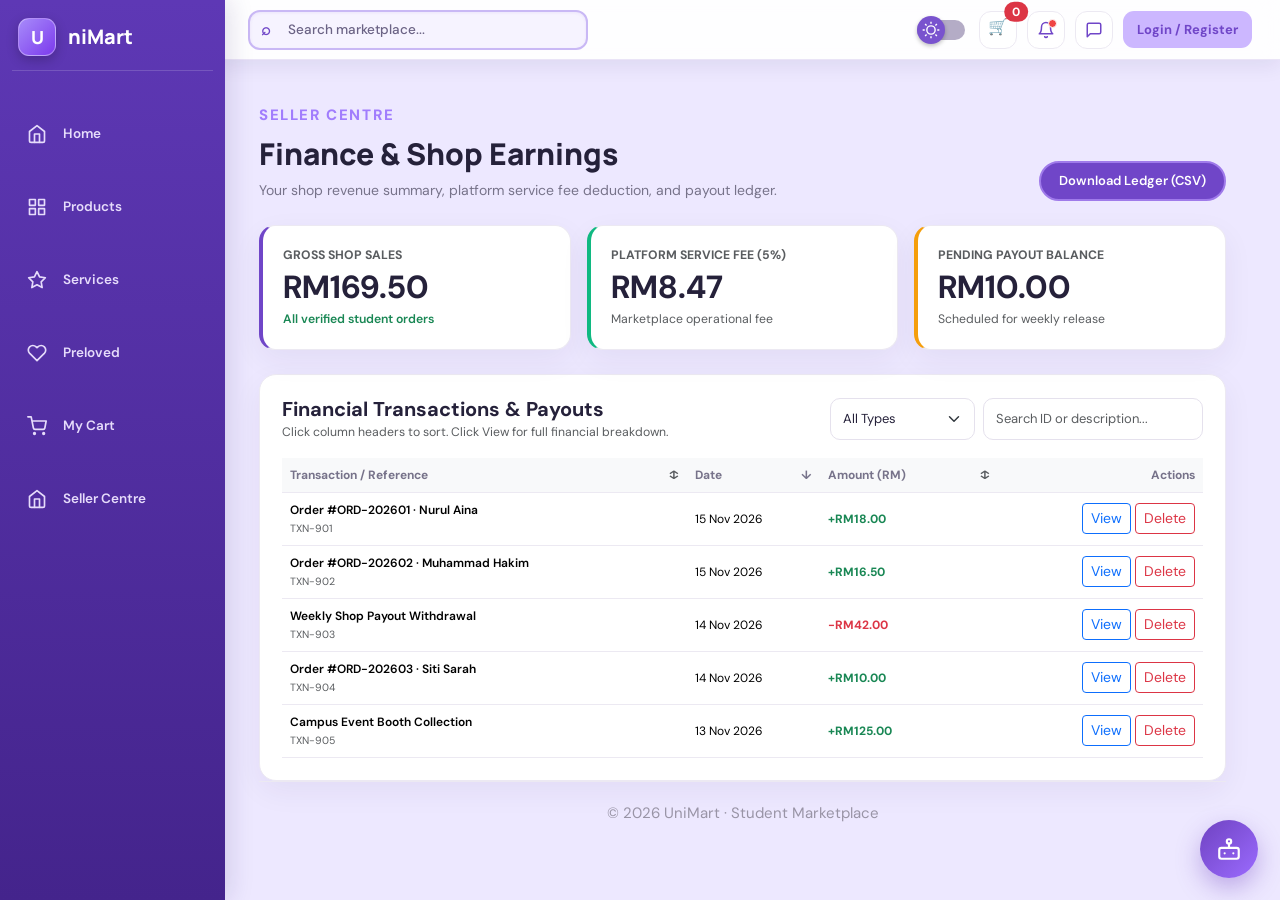
<file: finance.html>
<!DOCTYPE html>
<html lang="en">
<head>
  <meta charset="UTF-8">
  <meta name="viewport" content="width=device-width, initial-scale=1">
  <title>Finance &amp; Earnings | UniMart Seller</title>
    <link rel="icon" type="image/png" href="image/logo.png">

  <link href="https://cdn.jsdelivr.net/npm/bootstrap@5.3.3/dist/css/bootstrap.min.css" rel="stylesheet">
  <link rel="stylesheet" href="css/style.css">
  <style>
    .fin-kpi {
      background: var(--surface);
      border-radius: 16px;
      padding: 1.25rem;
      border: 1px solid var(--line);
      box-shadow: var(--shadow);
      height: 100%;
    }
    .fin-pill-in { background: #e6f7ee; color: #238452; padding: 4px 10px; border-radius: 20px; font-weight: 700; font-size: 11px; }
    .fin-pill-out { background: #fee2e2; color: #dc2626; padding: 4px 10px; border-radius: 20px; font-weight: 700; font-size: 11px; }
    .fin-sort-th:hover { background-color: rgba(111, 66, 193, 0.08) !important; color: #6f42c1; }
  </style>
</head>
<body data-page="seller-finance">
  <div id="app-header"></div>
  <div class="app-shell">
    <aside id="app-sidebar"></aside>
    <main class="main-content">
      <div class="d-flex flex-wrap justify-content-between align-items-end gap-3 mb-4">
        <div class="page-heading mb-0">
          <span class="eyebrow">SELLER CENTRE</span>
          <h1>Finance &amp; Shop Earnings</h1>
          <p class="mb-0">Your shop revenue summary, platform service fee deduction, and payout ledger.</p>
        </div>
        <button class="btn btn-primary btn-sm fw-semibold" id="btn-download-ledger" style="width: auto; height: auto; margin: 0 0 0 auto; padding: 8px 18px;">Download Ledger (CSV)</button>
      </div>

      <div id="fin-content">
        <div class="row g-3 mb-4">
          <div class="col-12 col-md-4">
            <div class="fin-kpi" style="border-left: 4px solid #7046c8;">
              <div class="small fw-bold text-uppercase text-muted">Gross Shop Sales</div>
              <h2 class="fw-bold my-1" id="fin-gross">RM 0.00</h2>
              <div class="small text-success fw-semibold">All verified student orders</div>
            </div>
          </div>
          <div class="col-12 col-md-4">
            <div class="fin-kpi" style="border-left: 4px solid #10b981;">
              <div class="small fw-bold text-uppercase text-muted">Platform Service Fee (5%)</div>
              <h2 class="fw-bold my-1" id="fin-fee">RM 0.00</h2>
              <div class="small text-muted">Marketplace operational fee</div>
            </div>
          </div>
          <div class="col-12 col-md-4">
            <div class="fin-kpi" style="border-left: 4px solid #f59e0b;">
              <div class="small fw-bold text-uppercase text-muted">Pending Payout Balance</div>
              <h2 class="fw-bold my-1" id="fin-pending">RM 0.00</h2>
              <div class="small text-muted">Scheduled for weekly release</div>
            </div>
          </div>
        </div>

        <div class="content-card mt-4">
          <div class="d-flex flex-wrap justify-content-between align-items-center gap-2 mb-3">
            <div>
              <h5 class="fw-bold mb-0">Financial Transactions &amp; Payouts</h5>
              <small class="text-muted">Click column headers to sort. Click View for full financial breakdown.</small>
            </div>

            <!-- Filter & Search Controls -->
            <div class="d-flex flex-wrap gap-2">
              <select id="fin-type-filter" class="form-select form-select-sm" style="width: auto; min-width: 145px;">
                <option value="all">All Types</option>
                <option value="Income">Income (+)</option>
                <option value="Payout">Payout / Out (-)</option>
              </select>
              <input type="text" id="fin-search-input" class="form-control form-control-sm" style="width: 220px;" placeholder="Search ID or description...">
            </div>
          </div>

          <div class="table-responsive">
            <table class="table align-middle table-hover mb-0" id="finance-table">
<thead class="table-light">
  <tr>
    <th class="fin-sort-th" data-sort="desc" style="cursor:pointer;">
      <div class="d-flex justify-content-between align-items-center">
        <span>Transaction / Reference</span>
        <span class="sort-icon text-muted ms-2">↕</span>
      </div>
    </th>
    <th class="fin-sort-th" data-sort="dateVal" style="cursor:pointer;">
      <div class="d-flex justify-content-between align-items-center">
        <span>Date</span>
        <span class="sort-icon text-muted ms-2">↕</span>
      </div>
    </th>
    <th class="fin-sort-th" data-sort="signedAmount" style="cursor:pointer;">
      <div class="d-flex justify-content-between align-items-center">
        <span>Amount (RM)</span>
        <span class="sort-icon text-muted ms-2">↕</span>
      </div>
    </th>
    <th class="text-end">Actions</th>
  </tr>
</thead>              <tbody id="finance-tbody"></tbody>
            </table>
          </div>
        </div>
      </div>

      <!-- Pop-out Modal: Full Finance Details (View) -->
      <div id="fin-detail-modal" style="display:none; position:fixed; inset:0; background:rgba(18,12,38,0.58); backdrop-filter:blur(3px); z-index:9999; align-items:center; justify-content:center; padding:16px;">
        <div style="background:var(--surface, #fff); color:var(--ink, #1f1b2e); border:1px solid var(--line, #e5defa); border-radius:18px; width:100%; max-width:520px; max-height:90vh; overflow-y:auto; padding:22px; box-shadow:0 20px 45px rgba(0,0,0,0.25);">
          <div class="d-flex justify-content-between align-items-center pb-2 mb-3 border-bottom">
            <h5 class="fw-bold mb-0" id="fin-modal-title">Transaction Details</h5>
            <button type="button" class="btn-close" id="fin-modal-close" aria-label="Close"></button>
          </div>
          <div id="fin-modal-body"></div>
        </div>
      </div>

      <div id="app-footer"></div>
    </main>
  </div>

  <script src="js/app.js"></script>
  <script>
    document.addEventListener("DOMContentLoaded", () => {
      const FIN_STORAGE_KEY = "unimart_fin_ledger_v1";

      const defaultLedger = [
        {
          ref: "TXN-901",
          date: "15 Nov 2026",
          desc: "Order #ORD-202601 · Nurul Aina",
          method: "DuitNow QR",
          type: "Income",
          amount: 18.00,
          status: "Cleared",
          accountInfo: "Buyer: Nurul Aina (UiTM Puncak Perdana)",
          notes: "Instant DuitNow QR payment verified and credited to shop earnings."
        },
        {
          ref: "TXN-902",
          date: "15 Nov 2026",
          desc: "Order #ORD-202602 · Muhammad Hakim",
          method: "FPX Online",
          type: "Income",
          amount: 16.50,
          status: "Cleared",
          accountInfo: "Buyer: Muhammad Hakim (UiTM Shah Alam)",
          notes: "FPX Online Banking payment settled successfully."
        },
        {
          ref: "TXN-903",
          date: "14 Nov 2026",
          desc: "Weekly Shop Payout Withdrawal",
          method: "Bank Transfer",
          type: "Payout",
          amount: 42.00,
          status: "Completed",
          accountInfo: "Maybank **** 4821 (Registered Seller Bank)",
          notes: "Scheduled weekly shop payout transferred to seller bank account."
        },
        {
          ref: "TXN-904",
          date: "14 Nov 2026",
          desc: "Order #ORD-202603 · Siti Sarah",
          method: "E-Wallet",
          type: "Income",
          amount: 10.00,
          status: "Pending",
          accountInfo: "Buyer: Siti Sarah (UiTM Puncak Alam)",
          notes: "Held in escrow until student confirms order delivery."
        },
        {
          ref: "TXN-905",
          date: "13 Nov 2026",
          desc: "Campus Event Booth Collection",
          method: "DuitNow QR",
          type: "Income",
          amount: 125.00,
          status: "Cleared",
          accountInfo: "UniMart Campus Bazaar Booth #04",
          notes: "Direct student QR collection during campus entrepreneurship week."
        }
      ];

      if (!localStorage.getItem(FIN_STORAGE_KEY)) {
        localStorage.setItem(FIN_STORAGE_KEY, JSON.stringify(defaultLedger));
      }

      let sortConfig = { key: "dateVal", dir: "desc" };
      let currentFilteredList = [];

      const tbody = document.getElementById("finance-tbody");
      const typeFilterEl = document.getElementById("fin-type-filter");
      const searchInputEl = document.getElementById("fin-search-input");
      const modal = document.getElementById("fin-detail-modal");
      const modalTitle = document.getElementById("fin-modal-title");
      const modalBody = document.getElementById("fin-modal-body");

      function formatRM(val) {
        return typeof money === "function" ? money(val) : "RM " + Number(val || 0).toFixed(2);
      }

      function safeText(str) {
        return typeof escapeHTML === "function" ? escapeHTML(str) : String(str ?? "");
      }

      function getLedger() {
        return JSON.parse(localStorage.getItem(FIN_STORAGE_KEY) || "[]").map(row => ({
          ...row,
          dateVal: Date.parse(row.date) || 0,
          signedAmount: row.type === "Payout" ? -Number(row.amount || 0) : Number(row.amount || 0)
        }));
      }

      function renderFinance() {
        const allRows = getLedger();

        // Kemas kini KPI cards
        const gross = allRows.filter(x => x.type === "Income").reduce((s, x) => s + Number(x.amount), 0);
        const fee = gross * 0.05;
        const pending = allRows.filter(x => x.status === "Pending").reduce((s, x) => s + Number(x.amount), 0);

        document.getElementById("fin-gross").textContent = formatRM(gross);
        document.getElementById("fin-fee").textContent = formatRM(fee);
        document.getElementById("fin-pending").textContent = formatRM(pending);

        // Filter & Search
        const selectedType = typeFilterEl ? typeFilterEl.value : "all";
        const query = (searchInputEl?.value || "").trim().toLowerCase();

        currentFilteredList = allRows
          .filter(row => {
            const matchType = selectedType === "all" || row.type === selectedType;
            const matchSearch =
              row.ref.toLowerCase().includes(query) ||
              row.desc.toLowerCase().includes(query) ||
              row.date.toLowerCase().includes(query);
            return matchType && matchSearch;
          })
          .sort((a, b) => {
            const valA = a[sortConfig.key];
            const valB = b[sortConfig.key];
            if (typeof valA === "string") {
              return sortConfig.dir === "asc"
                ? valA.localeCompare(valB)
                : valB.localeCompare(valA);
            }
            return sortConfig.dir === "asc" ? valA - valB : valB - valA;
          });

        // Kemas kini panah sorting
        document.querySelectorAll(".fin-sort-th").forEach(th => {
          const icon = th.querySelector(".sort-icon");
          if (!icon) return;
          if (th.dataset.sort === sortConfig.key) {
            icon.textContent = sortConfig.dir === "asc" ? "↑" : "↓";
            icon.classList.remove("text-muted");
          } else {
            icon.textContent = "↕";
            icon.classList.add("text-muted");
          }
        });

        if (!currentFilteredList.length) {
          tbody.innerHTML = `<tr><td colspan="4" class="text-center text-muted py-4">No financial records found.</td></tr>`;
          return;
        }

        tbody.innerHTML = currentFilteredList.map(row => {
          const isPayout = row.type === "Payout";
          const amountColor = isPayout ? "text-danger" : "text-success";
          const sign = isPayout ? "-" : "+";

          return `
            <tr>
              <td>
                <div class="fw-semibold">${safeText(row.desc)}</div>
                <small class="text-muted">${safeText(row.ref)}</small>
              </td>
              <td class="small-muted">${safeText(row.date)}</td>
              <td class="fw-bold ${amountColor}">${sign}${formatRM(row.amount)}</td>
              <td class="text-end">
                <div class="d-inline-flex gap-1">
                  <button type="button" class="btn btn-sm btn-outline-primary btn-fin-view" data-ref="${safeText(row.ref)}">View</button>
                  <button type="button" class="btn btn-sm btn-outline-danger btn-fin-del" data-ref="${safeText(row.ref)}">Delete</button>
                </div>
              </td>
            </tr>
          `;
        }).join("");
      }

      // Sorting pada setiap column header
      document.querySelectorAll(".fin-sort-th").forEach(th => {
        th.addEventListener("click", () => {
          const key = th.dataset.sort;
          if (sortConfig.key === key) {
            sortConfig.dir = sortConfig.dir === "asc" ? "desc" : "asc";
          } else {
            sortConfig.key = key;
            sortConfig.dir = "asc";
          }
          renderFinance();
        });
      });

      // Filter & Search listeners
      typeFilterEl?.addEventListener("change", renderFinance);
      searchInputEl?.addEventListener("input", renderFinance);

      // Pop-out VIEW (Type, Status, Method & Semua Info Kewangan)
      function openFinanceView(ref) {
        const row = getLedger().find(x => x.ref === ref);
        if (!row || !modal) return;

        const isPayout = row.type === "Payout";
        const amountColor = isPayout ? "text-danger" : "text-success";
        const sign = isPayout ? "-" : "+";
        const feeAmt = isPayout ? 0 : Number(row.amount) * 0.05;
        const netAmt = isPayout ? Number(row.amount) : Number(row.amount) - feeAmt;

        const typeBadge = isPayout
          ? `<span class="fin-pill-out">Payout (Money Out)</span>`
          : `<span class="fin-pill-in">Income (Money In)</span>`;

        const statusBadge = row.status === "Pending"
          ? `<span class="badge bg-warning text-dark">${safeText(row.status)}</span>`
          : `<span class="badge bg-success">${safeText(row.status)}</span>`;

        modalTitle.textContent = `Transaction Details · ${row.ref}`;
        modalBody.innerHTML = `
          <div class="p-3 rounded border bg-light mb-3 d-flex justify-content-between align-items-center">
            <div>
              <div class="small text-muted">Transaction Amount</div>
              <div class="fw-bold fs-4 ${amountColor}">${sign}${formatRM(row.amount)}</div>
            </div>
            <div class="text-end d-flex flex-column align-items-end gap-1">
              ${typeBadge}
              ${statusBadge}
            </div>
          </div>

          <h6 class="fw-bold small text-uppercase text-muted mb-2">Complete Finance &amp; Settlement Breakdown</h6>
          <table class="table table-sm table-bordered mb-3">
            <tbody>
              <tr><th class="bg-light" style="width:42%;">Reference ID</th><td><b>${safeText(row.ref)}</b></td></tr>
              <tr><th class="bg-light">Date</th><td>${safeText(row.date)}</td></tr>
              <tr><th class="bg-light">Description</th><td>${safeText(row.desc)}</td></tr>
              <tr><th class="bg-light">Type</th><td>${safeText(row.type)} (${isPayout ? "Outflow" : "Inflow"})</td></tr>
              <tr><th class="bg-light">Status</th><td>${safeText(row.status)}</td></tr>
              <tr><th class="bg-light">Payment / Transfer Method</th><td>${safeText(row.method)}</td></tr>
              <tr><th class="bg-light">Gross Amount</th><td>${formatRM(row.amount)}</td></tr>
              <tr><th class="bg-light">Platform Fee (5%)</th><td>${isPayout ? "RM 0.00" : formatRM(feeAmt)}</td></tr>
              <tr><th class="bg-light">Net Settlement</th><td class="fw-bold ${amountColor}">${sign}${formatRM(netAmt)}</td></tr>
              <tr><th class="bg-light">Party / Account</th><td>${safeText(row.accountInfo || "-")}</td></tr>
            </tbody>
          </table>

          <div class="mb-3">
            <div class="small fw-bold text-muted mb-1">Remarks / Notes</div>
            <div class="p-2 rounded border bg-light small">${safeText(row.notes || "Verified UniMart ledger record.")}</div>
          </div>

          <div class="text-end">
            <button type="button" class="btn btn-secondary btn-sm" id="fin-modal-done">Close</button>
          </div>
        `;

        modal.style.display = "flex";
        document.getElementById("fin-modal-done")?.addEventListener("click", () => modal.style.display = "none");
      }

      // View & Delete event delegation
      tbody.addEventListener("click", e => {
        const viewBtn = e.target.closest(".btn-fin-view");
        const delBtn = e.target.closest(".btn-fin-del");

        if (viewBtn) {
          openFinanceView(viewBtn.dataset.ref);
        } else if (delBtn) {
          const ref = delBtn.dataset.ref;
          if (confirm(`Are you sure you want to delete transaction ${ref}?`)) {
            const updated = JSON.parse(localStorage.getItem(FIN_STORAGE_KEY) || "[]").filter(x => x.ref !== ref);
            localStorage.setItem(FIN_STORAGE_KEY, JSON.stringify(updated));
            renderFinance();
            if (typeof toast === "function") toast(`Transaction ${ref} deleted.`);
          }
        }
      });

      document.getElementById("fin-modal-close")?.addEventListener("click", () => modal.style.display = "none");
      modal?.addEventListener("click", e => {
        if (e.target === modal) modal.style.display = "none";
      });

      renderFinance();

      // Export CSV
      document.getElementById("btn-download-ledger").addEventListener("click", () => {
        const csv = [
          ["Ref", "Date", "Description", "Method", "Type", "Amount", "Status"],
          ...currentFilteredList.map(r => [
            r.ref,
            `"${r.date}"`,
            `"${r.desc.replace(/"/g, '""')}"`,
            r.method,
            r.type,
            (r.type === "Payout" ? "-" : "+") + Number(r.amount).toFixed(2),
            r.status
          ])
        ].map(e => e.join(",")).join("\n");

        const a = document.createElement("a");
        a.href = URL.createObjectURL(new Blob([csv], { type: "text/csv" }));
        a.download = "unimart_shop_ledger.csv";
        a.click();
      });
    });
  </script>
</body>
</html>
</file>
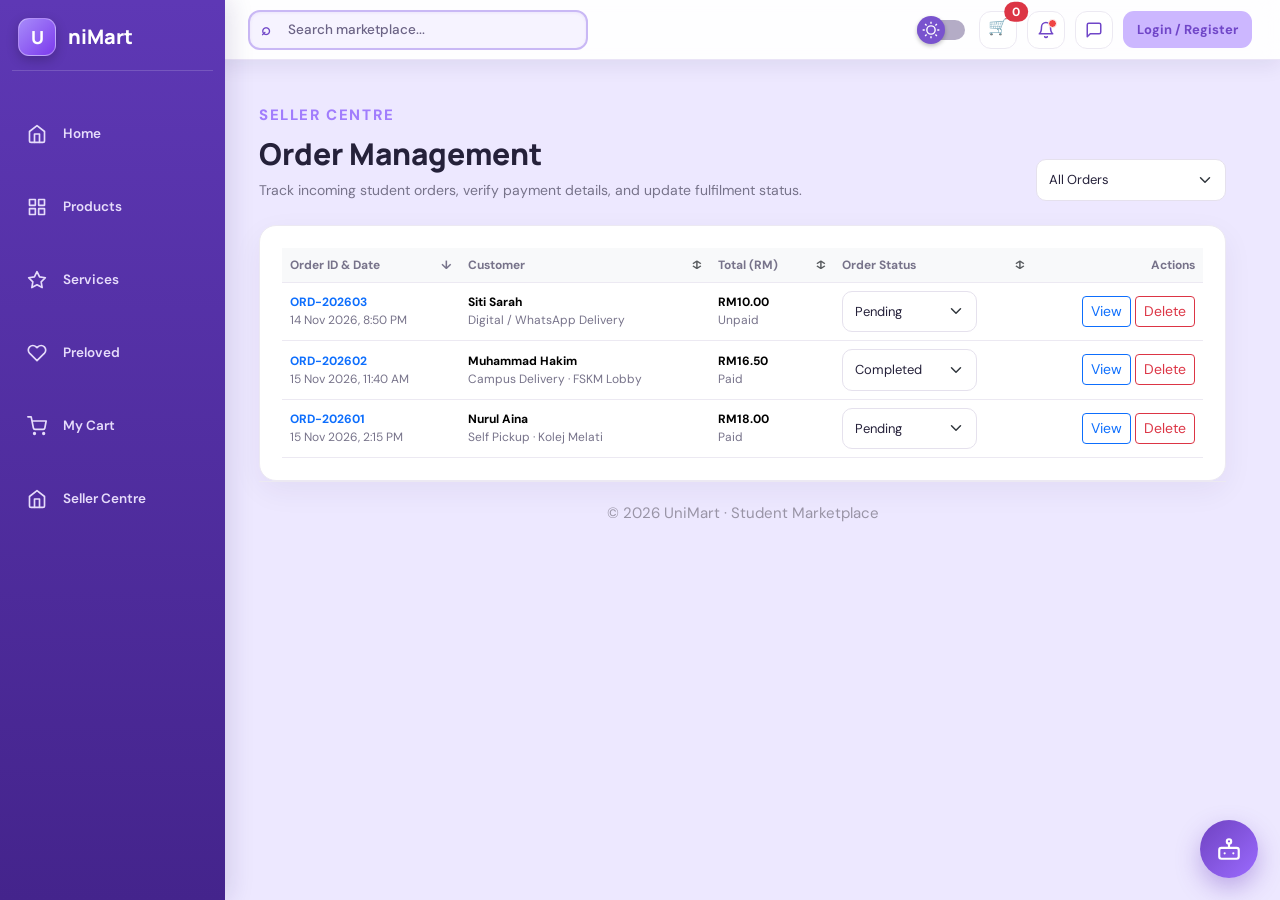
<file: order.html>
<!DOCTYPE html>
<html lang="en">
<head>
  <meta charset="UTF-8">
  <meta name="viewport" content="width=device-width, initial-scale=1">
  <title>Order Management | UniMart Seller</title>
    <link rel="icon" type="image/png" href="image/logo.png">

  <link href="https://cdn.jsdelivr.net/npm/bootstrap@5.3.3/dist/css/bootstrap.min.css" rel="stylesheet">
  <link rel="stylesheet" href="css/style.css">
  <style>
    .order-badge-paid { background: #dcfce7; color: #15803d; font-weight: 700; padding: 4px 10px; border-radius: 20px; font-size: 11px; }
    .order-badge-unpaid { background: #fef3c7; color: #b45309; font-weight: 700; padding: 4px 10px; border-radius: 20px; font-size: 11px; }
    .order-detail-box { background: #f8f6ff; border: 1px solid #e5ddff; border-radius: 12px; padding: 14px; }
  </style>
</head>
<body data-page="orders">
  <div id="app-header"></div>
  <div class="app-shell">
    <aside id="app-sidebar"></aside>
    <main class="main-content">
      <div class="d-flex flex-wrap justify-content-between align-items-end gap-3 mb-4">
        <div class="page-heading mb-0">
          <span class="eyebrow">SELLER CENTRE</span>
          <h1>Order Management</h1>
          <p class="mb-0">Track incoming student orders, verify payment details, and update fulfilment status.</p>
        </div>
        <select id="order-status-filter" class="form-select form-select-sm" style="width: 190px;">
          <option value="all">All Orders</option>
          <option value="Pending">Pending</option>
          <option value="Completed">Completed</option>
          <option value="Cancelled">Cancelled</option>
        </select>
      </div>

      <div id="orders-content">
        <div class="content-card">
          <div class="table-responsive">
            <table class="table align-middle mb-0">
<thead class="table-light">
  <tr>
    <th class="order-sort-th" data-sort="id" style="cursor:pointer;">
      <div class="d-flex justify-content-between align-items-center">
        <span>Order ID &amp; Date</span>
        <span class="sort-icon text-muted ms-2">↕</span>
      </div>
    </th>
    <th class="order-sort-th" data-sort="customerName" style="cursor:pointer;">
      <div class="d-flex justify-content-between align-items-center">
        <span>Customer</span>
        <span class="sort-icon text-muted ms-2">↕</span>
      </div>
    </th>
    <th class="order-sort-th" data-sort="total" style="cursor:pointer;">
      <div class="d-flex justify-content-between align-items-center">
        <span>Total (RM)</span>
        <span class="sort-icon text-muted ms-2">↕</span>
      </div>
    </th>
    <th class="order-sort-th" data-sort="status" style="cursor:pointer;">
      <div class="d-flex justify-content-between align-items-center">
        <span>Order Status</span>
        <span class="sort-icon text-muted ms-2">↕</span>
      </div>
    </th>
    <th class="text-end">Actions</th>
  </tr>
</thead>
<tbody id="seller-orders-tbody"></tbody>
            </table>
          </div>
        </div>
      </div>

      <div id="app-footer"></div>
    </main>
  </div>

  <div class="modal fade" id="orderInfoModal" tabindex="-1" aria-hidden="true">
    <div class="modal-dialog modal-dialog-centered">
      <div class="modal-content" style="border-radius: 16px;">
        <div class="modal-header">
          <h5 class="modal-title fw-bold" id="modal-order-title">Order Details</h5>
          <button type="button" class="btn-close" data-bs-dismiss="modal"></button>
        </div>
        <div class="modal-body" id="modal-order-body"></div>
      </div>
    </div>
  </div>

  <script src="https://cdn.jsdelivr.net/npm/bootstrap@5.3.3/dist/js/bootstrap.bundle.min.js"></script>
  <script src="js/app.js"></script>
<script>
    document.addEventListener("DOMContentLoaded", () => {
      const ORDER_KEY = "unimart_orders_v1";
      const seedOrders = [
        {
          id: "ORD-202601",
          date: "15 Nov 2026, 2:15 PM",
          customerName: "Nurul Aina",
          studentId: "2024558812",
          phone: "013-4455667",
          items: "Homemade Chocolate Cookies (Double Chips) × 2",
          total: 18.00,
          fulfilment: "Self Pickup · Kolej Melati",
          paymentMethod: "DuitNow QR",
          paymentStatus: "Paid",
          refNo: "DN-8839201",
          status: "Pending",
          notes: "Please pack extra tissue & chili sauce."
        },
        {
          id: "ORD-202602",
          date: "15 Nov 2026, 11:40 AM",
          customerName: "Muhammad Hakim",
          studentId: "2023112290",
          phone: "017-8899001",
          items: "Document Printing (15 pages) × 1, Ramen Cup × 2",
          total: 16.50,
          fulfilment: "Campus Delivery · FSKM Lobby",
          paymentMethod: "Online Banking (FPX)",
          paymentStatus: "Paid",
          refNo: "FPX-5541209",
          status: "Completed",
          notes: "Ring binding requested for printed notes."
        },
        {
          id: "ORD-202603",
          date: "14 Nov 2026, 8:50 PM",
          customerName: "Siti Sarah",
          studentId: "2024991023",
          phone: "011-22334455",
          items: "AI & Similarity Checker (AI & Similarity) × 1",
          total: 10.00,
          fulfilment: "Digital / WhatsApp Delivery",
          paymentMethod: "Pay on Pickup / E-Wallet",
          paymentStatus: "Unpaid",
          refNo: "Pending Verification",
          status: "Pending",
          notes: "PDF report sent via WhatsApp after payment confirmation."
        }
      ];

      function getOrders() {
        const raw = localStorage.getItem(ORDER_KEY);
        if (!raw) {
          localStorage.setItem(ORDER_KEY, JSON.stringify(seedOrders));
          return seedOrders;
        }
        return JSON.parse(raw);
      }

      function saveOrders(list) {
        localStorage.setItem(ORDER_KEY, JSON.stringify(list));
      }

      let sortConfig = { key: "id", dir: "desc" };
      const filterEl = document.getElementById("order-status-filter");
      const tbody = document.getElementById("seller-orders-tbody");

      // Fungsi untuk menjana kandungan pop-out View
      function openOrderViewModal(orderId, showModalInstance = true) {
        const o = getOrders().find(x => x.id === orderId);
        if (!o) return;

        const payBadge = o.paymentStatus === "Paid"
          ? `<span class="badge bg-success">Paid</span>`
          : `<span class="badge bg-warning text-dark">Unpaid</span>`;

        const statusBadge = o.status === "Completed"
          ? `<span class="badge bg-success">Completed</span>`
          : o.status === "Cancelled"
            ? `<span class="badge bg-danger">Cancelled</span>`
            : `<span class="badge bg-primary">Pending</span>`;

        document.getElementById("modal-order-title").textContent = `Order Details · ${o.id}`;
        document.getElementById("modal-order-body").innerHTML = `
          <div class="p-3 rounded border bg-light mb-3 d-flex justify-content-between align-items-center">
            <div>
              <div class="small text-muted">Total Order Amount</div>
              <div class="fw-bold fs-4 text-primary">${money(o.total)}</div>
            </div>
            <div class="text-end d-flex flex-column align-items-end gap-1">
              ${statusBadge}
              ${payBadge}
            </div>
          </div>

          <h6 class="fw-bold small text-uppercase text-muted mb-2">Customer &amp; Fulfilment Info</h6>
          <table class="table table-sm table-bordered mb-3">
            <tbody>
              <tr><th class="bg-light" style="width:40%;">Order ID</th><td><b>${escapeHTML(o.id)}</b></td></tr>
              <tr><th class="bg-light">Order Date</th><td>${escapeHTML(o.date)}</td></tr>
              <tr><th class="bg-light">Customer Name</th><td><b>${escapeHTML(o.customerName)}</b></td></tr>
              <tr><th class="bg-light">Student ID</th><td>${escapeHTML(o.studentId)}</td></tr>
              <tr><th class="bg-light">Phone Number</th><td>${escapeHTML(o.phone)}</td></tr>
              <tr><th class="bg-light">Items Ordered</th><td>${escapeHTML(o.items)}</td></tr>
              <tr><th class="bg-light">Fulfilment Method</th><td>${escapeHTML(o.fulfilment)}</td></tr>
            </tbody>
          </table>

          <h6 class="fw-bold small text-uppercase text-muted mb-2">Payment Details</h6>
          <table class="table table-sm table-bordered mb-3">
            <tbody>
              <tr><th class="bg-light" style="width:40%;">Payment Method</th><td>${escapeHTML(o.paymentMethod)}</td></tr>
              <tr><th class="bg-light">Reference No.</th><td>${escapeHTML(o.refNo)}</td></tr>
              <tr><th class="bg-light">Payment Status</th><td>${payBadge}</td></tr>
            </tbody>
          </table>

          <div class="mb-3">
            <div class="small fw-bold text-muted mb-1">Buyer Notes / Remarks</div>
            <div class="p-2 rounded border bg-light small">${escapeHTML(o.notes || "No special instructions from buyer.")}</div>
          </div>

          <div class="d-flex justify-content-between align-items-center pt-2 border-top">
            <button type="button" class="btn btn-sm btn-outline-success" id="modal-toggle-pay-btn" data-id="${escapeHTML(o.id)}">
              ${o.paymentStatus === "Paid" ? "Mark as Unpaid" : "✓ Mark as Paid"}
            </button>
            <button type="button" class="btn btn-sm btn-secondary" data-bs-dismiss="modal">Close</button>
          </div>
        `;

        // Butang tukar status bayaran terus dari dalam pop-out View
        document.getElementById("modal-toggle-pay-btn")?.addEventListener("click", function () {
          const updated = getOrders().map(item =>
            item.id === o.id
              ? { ...item, paymentStatus: item.paymentStatus === "Paid" ? "Unpaid" : "Paid" }
              : item
          );
          saveOrders(updated);
          if (typeof toast === "function") toast(`Payment status updated for ${o.id}.`);
          renderOrders();
          openOrderViewModal(o.id, false); // Segarkan paparan dalam modal tanpa tutup
        });

        if (showModalInstance) {
          bootstrap.Modal.getOrCreateInstance(document.getElementById("orderInfoModal")).show();
        }
      }

      function renderOrders() {
        const list = getOrders();
        const filter = filterEl.value;
        let filtered = filter === "all" ? [...list] : list.filter(o => o.status === filter);

        // Logik Sorting
        filtered.sort((a, b) => {
          const valA = a[sortConfig.key];
          const valB = b[sortConfig.key];

          if (typeof valA === "number" && typeof valB === "number") {
            return sortConfig.dir === "asc" ? valA - valB : valB - valA;
          }
          return sortConfig.dir === "asc"
            ? String(valA || "").localeCompare(String(valB || ""))
            : String(valB || "").localeCompare(String(valA || ""));
        });

        // Kemas kini ikon panah sorting di hujung kanan header
        document.querySelectorAll(".order-sort-th").forEach(th => {
          const icon = th.querySelector(".sort-icon");
          if (!icon) return;
          if (th.dataset.sort === sortConfig.key) {
            icon.textContent = sortConfig.dir === "asc" ? "↑" : "↓";
            icon.classList.remove("text-muted");
          } else {
            icon.textContent = "↕";
            icon.classList.add("text-muted");
          }
        });

        tbody.innerHTML = filtered.length ? filtered.map(o => `
          <tr>
            <td>
              <b class="text-primary">${escapeHTML(o.id)}</b>
              <div class="small-muted">${escapeHTML(o.date)}</div>
            </td>
            <td>
              <b>${escapeHTML(o.customerName)}</b>
              <div class="small-muted">${escapeHTML(o.fulfilment)}</div>
            </td>
            <td>
              <b>${money(o.total)}</b>
              <div class="small-muted">${escapeHTML(o.paymentStatus)}</div>
            </td>
            <td>
              <select class="form-select form-select-sm change-order-status" data-id="${o.id}" style="width: 135px;">
                <option value="Pending" ${o.status === "Pending" ? "selected" : ""}>Pending</option>
                <option value="Completed" ${o.status === "Completed" ? "selected" : ""}>Completed</option>
                <option value="Cancelled" ${o.status === "Cancelled" ? "selected" : ""}>Cancelled</option>
              </select>
            </td>
            <td class="text-end">
              <div class="d-inline-flex gap-1">
                <button type="button" class="btn btn-sm btn-outline-primary view-order-btn" data-id="${o.id}">View</button>
                <button type="button" class="btn btn-sm btn-outline-danger delete-order-btn" data-id="${o.id}">Delete</button>
              </div>
            </td>
          </tr>
        `).join("") : `<tr><td colspan="5" class="text-center text-muted py-4">No orders match this filter.</td></tr>`;

        // Tukar status pesanan
        document.querySelectorAll(".change-order-status").forEach(sel => {
          sel.addEventListener("change", () => {
            const updated = getOrders().map(o => o.id === sel.dataset.id ? { ...o, status: sel.value } : o);
            saveOrders(updated);
            if (typeof toast === "function") toast(`Order ${sel.dataset.id} marked as ${sel.value}.`);
            renderOrders();
          });
        });

        // Buka Pop-out View
        document.querySelectorAll(".view-order-btn").forEach(btn => {
          btn.addEventListener("click", () => {
            openOrderViewModal(btn.dataset.id, true);
          });
        });

        // Padam pesanan
        document.querySelectorAll(".delete-order-btn").forEach(btn => {
          btn.addEventListener("click", () => {
            const id = btn.dataset.id;
            if (confirm(`Are you sure you want to delete order ${id}?`)) {
              const updated = getOrders().filter(o => o.id !== id);
              saveOrders(updated);
              if (typeof toast === "function") toast(`Order ${id} deleted.`);
              renderOrders();
            }
          });
        });
      }

      // Event Sorting pada setiap header
      document.querySelectorAll(".order-sort-th").forEach(th => {
        th.addEventListener("click", () => {
          const key = th.dataset.sort;
          if (sortConfig.key === key) {
            sortConfig.dir = sortConfig.dir === "asc" ? "desc" : "asc";
          } else {
            sortConfig.key = key;
            sortConfig.dir = "asc";
          }
          renderOrders();
        });
      });

      filterEl.addEventListener("change", renderOrders);
      renderOrders();
    });
  </script>
    </body>
</html>
</file>
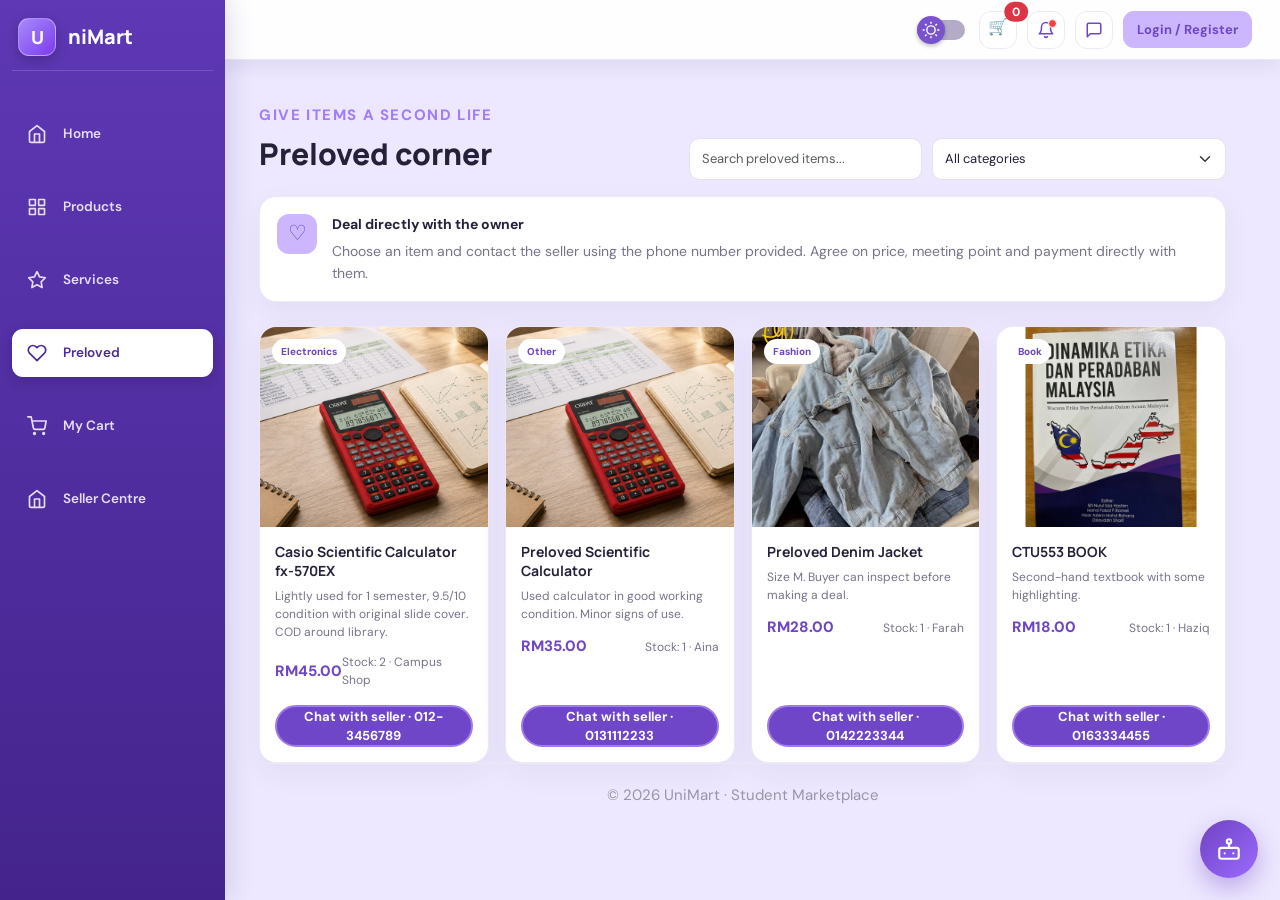
<file: preloved.html>
<!DOCTYPE html>
<html lang="en"><head>
    <meta charset="UTF-8">
    <meta name="viewport" content="width=device-width, initial-scale=1">
<title>Preloved | UniMart</title>
  <link rel="icon" type="image/png" href="image/logo.png">

<link href="https://cdn.jsdelivr.net/npm/bootstrap@5.3.3/dist/css/bootstrap.min.css" rel="stylesheet">
<link rel="stylesheet" href="css/style.css">
</head>
<body data-page="preloved">
    <div id="app-header"></div>
    <div class="app-shell">
        <aside id="app-sidebar">

        </aside>
        <main class="main-content">
<div class="d-flex flex-wrap justify-content-between align-items-end gap-3 mb-3">
  <div class="page-heading mb-0">
    <span class="eyebrow">GIVE ITEMS A SECOND LIFE</span>
    <h1>Preloved corner</h1>
  </div>

  <div class="toolbar mb-0">
    <input id="listing-search" class="form-control search-field" placeholder="Search preloved items..." aria-label="Search preloved items" style="width: 420px;">
    <select id="category-filter" class="form-select filter-select">
      <option value="all">All categories</option>
      <option>Book</option>
      <option>Fashion</option>
      <option>Other</option>
    </select>
  </div>
</div>

<div class="notice-card mb-4">
  <span class="notice-icon">♡</span>
  <div>
    <strong>Deal directly with the owner</strong>
    <p>Choose an item and contact the seller using the phone number provided. Agree on price, meeting point and payment directly with them.</p>
  </div>
</div><div class="row g-3" id="preloved-list">

</div><div id="app-footer">

</div>
</main>
</div>
<script src="js/app.js">

</script>
</body>
</html>
</file>
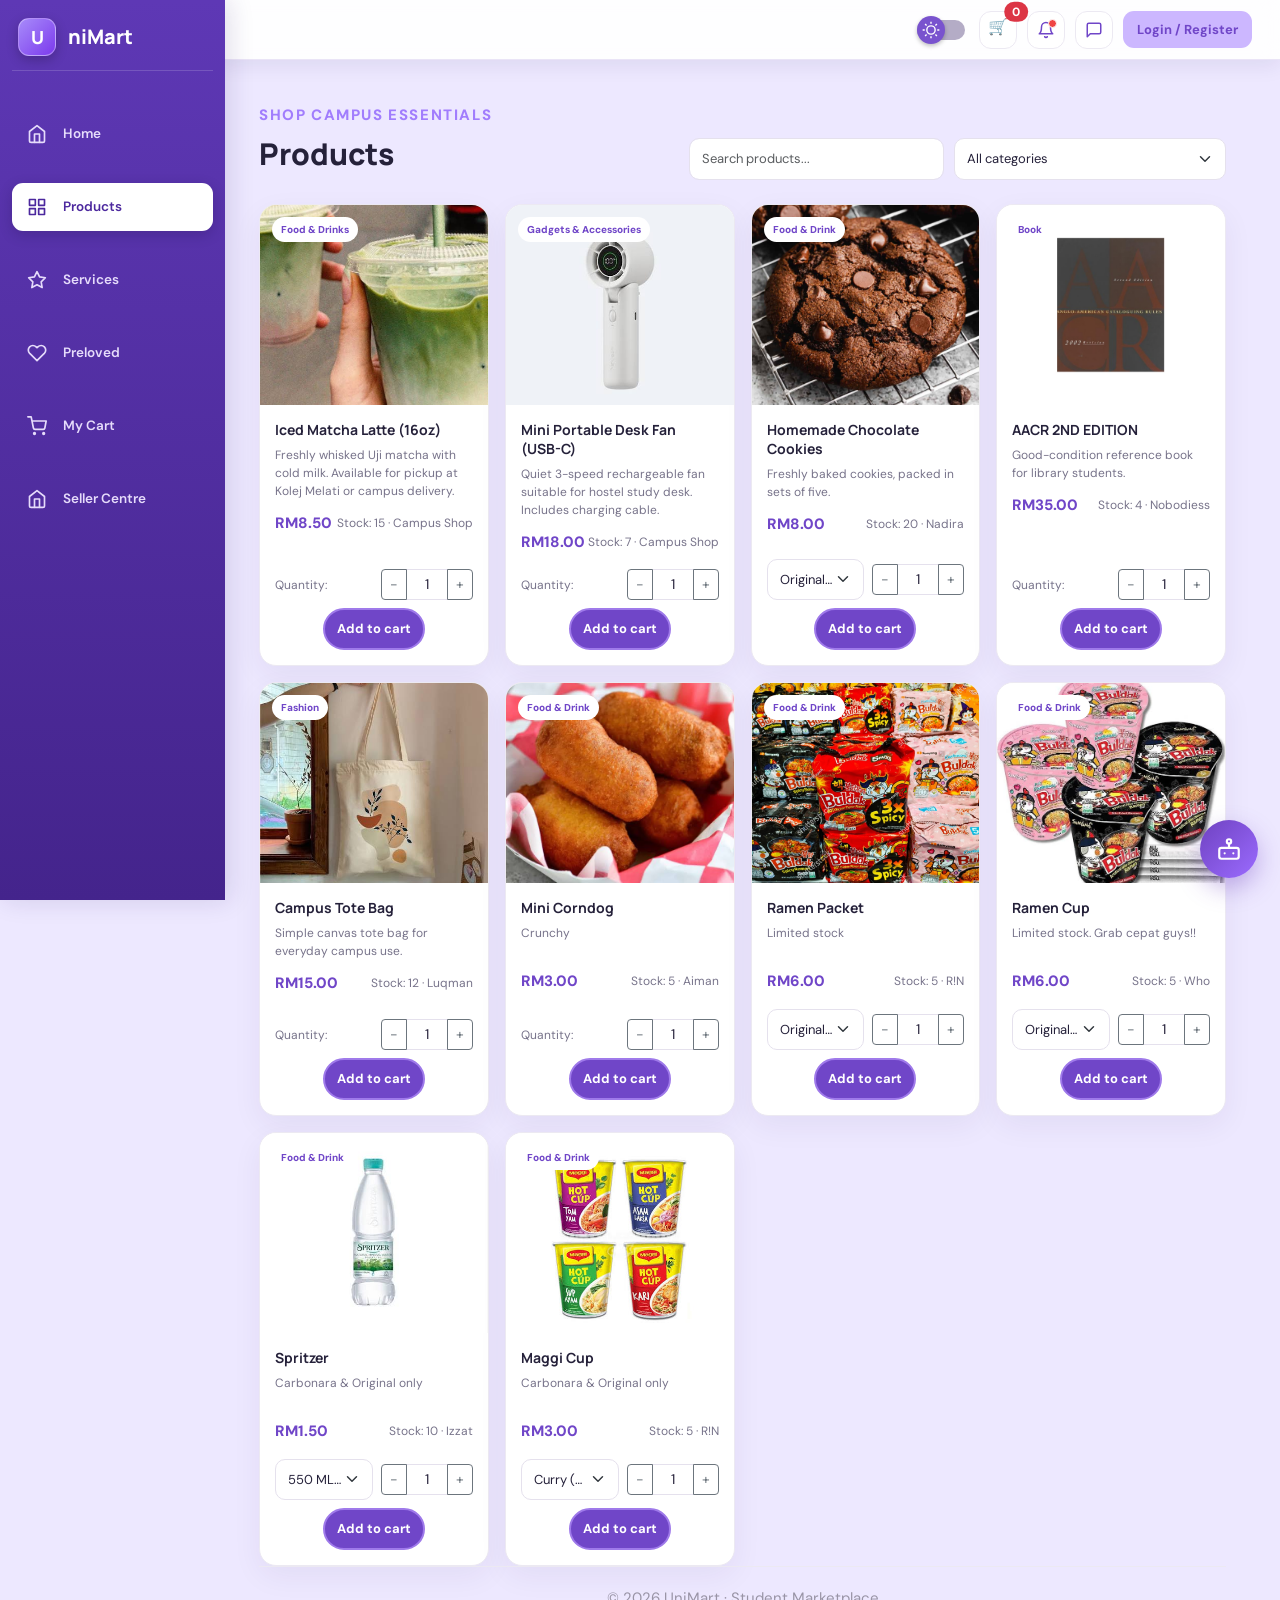
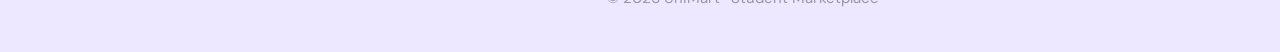
<file: products.html>
<!DOCTYPE html>
<html lang="en"><head><meta charset="UTF-8"><meta name="viewport" content="width=device-width, initial-scale=1">
<title>Products | UniMart</title>
  <link rel="icon" type="image/png" href="image/logo.png">

<link href="https://cdn.jsdelivr.net/npm/bootstrap@5.3.3/dist/css/bootstrap.min.css" rel="stylesheet">
<link rel="stylesheet" href="css/style.css">
</head>
<body data-page="products">
    <div id="app-header">

</div>
    <div class="app-shell">
    <aside id="app-sidebar">

    </aside>
    <main class="main-content">
<div class="d-flex flex-wrap justify-content-between align-items-end gap-3 mb-4">
  <div class="page-heading mb-0">
    <span class="eyebrow">SHOP CAMPUS ESSENTIALS</span>
    <h1>Products</h1>
  </div>

  <div class="toolbar mb-0">
    <input id="listing-search" class="form-control search-field" placeholder="Search products..." aria-label="Search products"   style="width: 500px;"  >
    <select id="category-filter" class="form-select filter-select">
      <option value="all">All categories</option>
      <option>Food &amp; Drink</option>
      <option>Book</option>
      <option>Fashion</option>
      <option>Other</option>
    </select>
  </div>
</div>
<div class="row g-3" id="product-list">
</div>
<div id="app-footer">

</div>
</main>
</div>
<script src="js/app.js"></script></body></html>
</file>
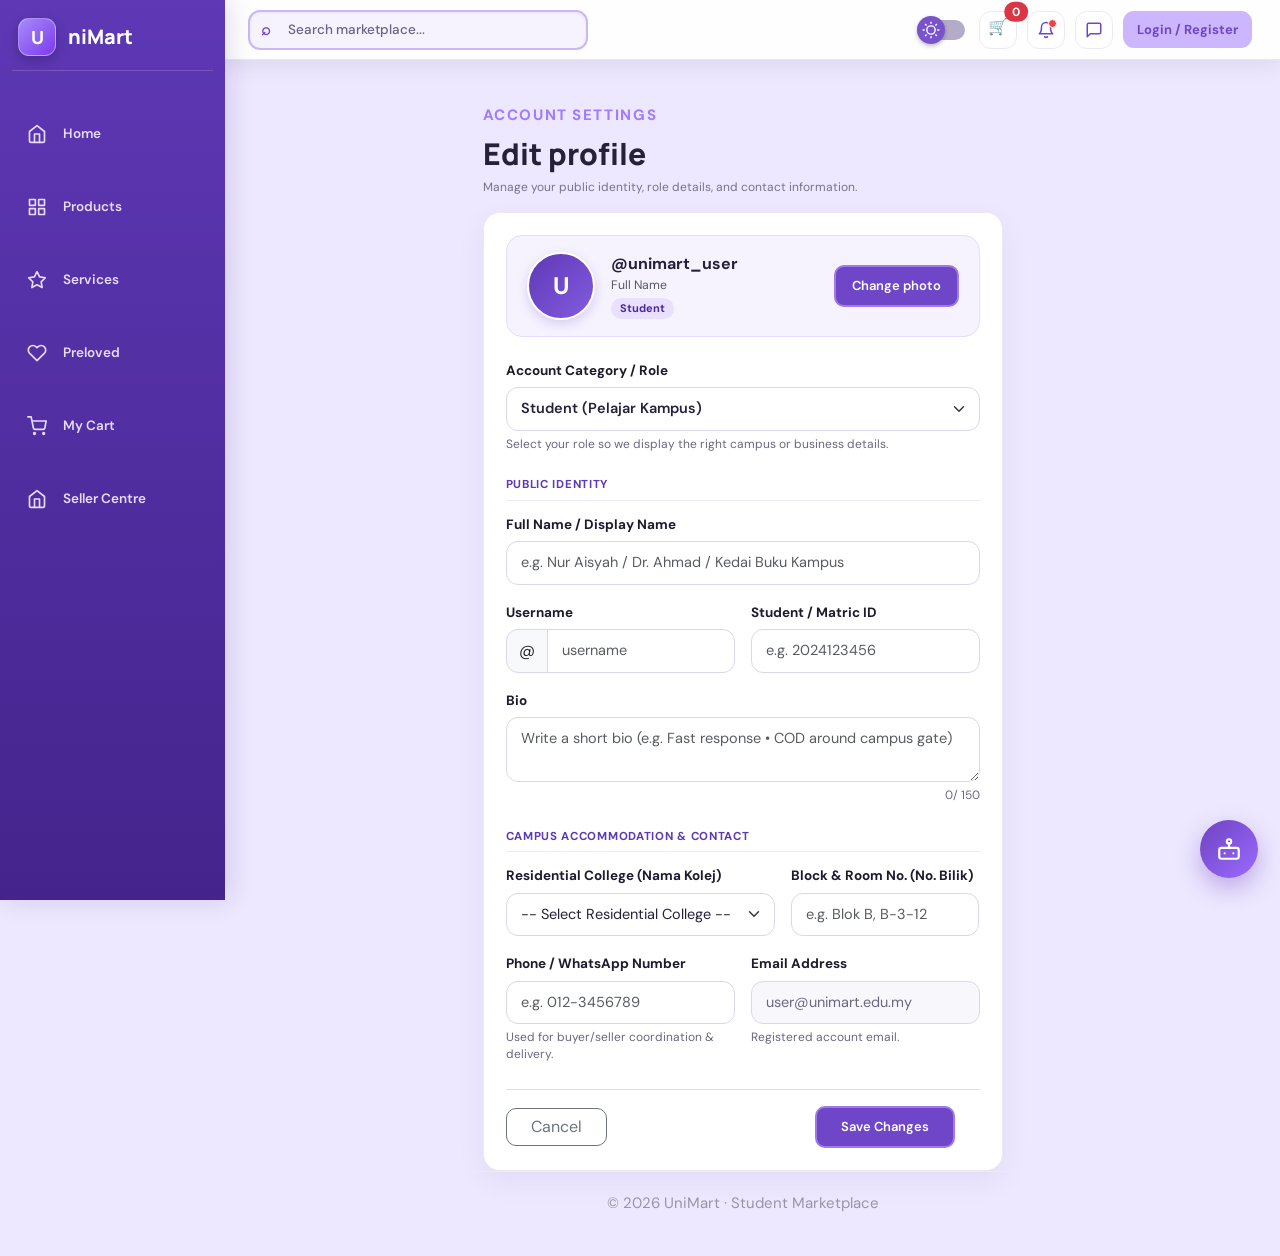
<file: profile.html>
<!DOCTYPE html>
<html lang="en">
<head>
  <meta charset="UTF-8">
  <meta name="viewport" content="width=device-width, initial-scale=1">
  <title>Edit Profile | UniMart</title>
    <link rel="icon" type="image/png" href="image/logo.png">

  <link href="https://cdn.jsdelivr.net/npm/bootstrap@5.3.3/dist/css/bootstrap.min.css" rel="stylesheet">
  <link rel="stylesheet" href="css/style.css">
  <style>
    .ig-profile-wrap {
      max-width: 680px;
      margin: 0 auto;
    }
    .ig-photo-card {
      background: #f6f3ff;
      border: 1px solid #e5dcff;
      border-radius: 16px;
      padding: 16px 20px;
    }
    .ig-avatar {
      width: 68px;
      height: 68px;
      border-radius: 50%;
      object-fit: cover;
      background: linear-gradient(135deg, #5e38b5 0%, #835ce0 100%);
      color: #fff;
      font-size: 24px;
      font-weight: 700;
      display: flex;
      align-items: center;
      justify-content: center;
      flex-shrink: 0;
      border: 2px solid #fff;
      box-shadow: 0 4px 12px rgba(94, 56, 181, 0.2);
    }
    .ig-field-group {
      margin-bottom: 18px;
    }
    .ig-field-label {
      font-size: 13.5px;
      font-weight: 700;
      color: #1f1b2e;
      margin-bottom: 6px;
      display: block;
    }
    .ig-input {
      border-radius: 12px !important;
      padding: 10px 14px;
      border: 1px solid #dcd6eb;
      font-size: 14.5px;
      transition: border-color 0.2s, box-shadow 0.2s;
    }
    .ig-input:focus {
      border-color: #5e38b5;
      box-shadow: 0 0 0 3px rgba(94, 56, 181, 0.12);
    }
    .ig-helper {
      font-size: 12px;
      color: #6c6680;
      margin-top: 5px;
      line-height: 1.4;
    }
    .ig-section-divider {
      font-size: 11.5px;
      font-weight: 700;
      letter-spacing: 0.7px;
      text-transform: uppercase;
      color: #5e38b5;
      margin: 24px 0 14px;
      padding-bottom: 6px;
      border-bottom: 1px solid #eeeaf8;
    }
    .role-badge {
      display: inline-block;
      font-size: 11px;
      font-weight: 700;
      padding: 2px 9px;
      border-radius: 999px;
      background: #e9e0ff;
      color: #4c289e;
      margin-top: 4px;
    }
  </style>
</head>
<body data-page="profile">
  <div id="app-header"></div>
  <div class="app-shell">
    <aside id="app-sidebar"></aside>
    <main class="main-content">
      <div class="ig-profile-wrap">
        <div class="page-heading mb-3">
          <span class="eyebrow">ACCOUNT SETTINGS</span>
          <h1 class="h3 mb-1">Edit profile</h1>
          <p class="small-muted mb-0">Manage your public identity, role details, and contact information.</p>
        </div>

        <div class="content-card">
          <form id="user-profile-form">
            <!-- Bahagian Atas Ala IG: Avatar + Nama + Badge Role + Butang Change Photo -->
            <div class="ig-photo-card d-flex align-items-center justify-content-between gap-3 mb-4">
              <div class="d-flex align-items-center gap-3">
                <div class="ig-avatar" id="profile-avatar-preview">UM</div>
                <div>
                  <div class="fw-bold fs-6" id="profile-header-username">@unimart_user</div>
                  <div class="small text-muted" id="profile-header-fullname">Full Name</div>
                  <span class="role-badge" id="profile-header-role">Student</span>
                </div>
              </div>
              <div>
                <input type="file" id="profile-photo-input" accept="image/*" class="d-none">
                <button type="button" class="btn btn-primary btn-sm fw-semibold px-3 py-2" style="border-radius: 10px; width: auto;" onclick="document.getElementById('profile-photo-input').click()">
                  Change photo
                </button>
              </div>
            </div>

            <!-- Pilihan Peranan Pengguna (Student / Lecturer / External Seller) -->
            <div class="ig-field-group">
              <label class="ig-field-label" for="prof-role">Account Category / Role</label>
              <select class="form-select ig-input fw-semibold" id="prof-role">
                <option value="student">Student (Pelajar Kampus)</option>
                <option value="lecturer">Lecturer / University Staff</option>
                <option value="external">External Seller / Campus Vendor (Orang Luar)</option>
              </select>
              <div class="ig-helper">Select your role so we display the right campus or business details.</div>
            </div>

            <!-- Maklumat Asas Akaun (Semua Role Ada) -->
            <div class="ig-section-divider">Public Identity</div>

            <div class="ig-field-group">
              <label class="ig-field-label" for="prof-fullname">Full Name / Display Name</label>
              <input type="text" class="form-control ig-input" id="prof-fullname" placeholder="e.g. Nur Aisyah / Dr. Ahmad / Kedai Buku Kampus" required>
            </div>

            <div class="row g-3">
              <div class="col-md-6 ig-field-group">
                <label class="ig-field-label" for="prof-username">Username</label>
                <div class="input-group">
                  <span class="input-group-text bg-light" style="border-radius: 12px 0 0 12px; border-color: #dcd6eb;">@</span>
                  <input type="text" class="form-control ig-input" id="prof-username" style="border-radius: 0 12px 12px 0 !important;" placeholder="username" required>
                </div>
              </div>

              <!-- Field ID Dinamik (Matric ID / Staff ID / SSM atau Business Reg No) -->
              <div class="col-md-6 ig-field-group">
                <label class="ig-field-label" for="prof-id-number" id="label-id-number">Student / Matric ID</label>
                <input type="text" class="form-control ig-input" id="prof-id-number" placeholder="e.g. 2024123456">
              </div>
            </div>

            <div class="ig-field-group">
              <label class="ig-field-label" for="prof-bio">Bio</label>
              <textarea class="form-control ig-input" id="prof-bio" rows="2" maxlength="150" placeholder="Write a short bio (e.g. Fast response • COD around campus gate)"></textarea>
              <div class="d-flex justify-content-end ig-helper"><span id="bio-char-count">0</span> / 150</div>
            </div>

            <!-- BAHAGIAN DINAMIK MENGIKUT ROLE -->
            <div class="ig-section-divider" id="section-location-title">Campus Accommodation &amp; Contact</div>

            <!-- 1. KHAS UNTUK STUDENT -->
            <div id="fields-student" class="row g-3">
              <div class="col-md-7 ig-field-group">
                <label class="ig-field-label" for="prof-college">Residential College (Nama Kolej)</label>
                <select class="form-select ig-input" id="prof-college">
                  <option value="">-- Select Residential College --</option>
                  <option value="Kolej Tun Dr. Ismail (KTDI)">Kolej Tun Dr. Ismail (KTDI)</option>
                  <option value="Kolej Tun Hussein Onn (KTHO)">Kolej Tun Hussein Onn (KTHO)</option>
                  <option value="Kolej Tun Razak (KTR)">Kolej Tun Razak (KTR)</option>
                  <option value="Kolej Aminuddin Baki (KAB)">Kolej Aminuddin Baki (KAB)</option>
                  <option value="Kolej Ungku Omar (KUO)">Kolej Ungku Omar (KUO)</option>
                  <option value="Kolej Ibrahim Yaakub (KIY)">Kolej Ibrahim Yaakub (KIY)</option>
                  <option value="Kolej Ibu Zain (KIZ)">Kolej Ibu Zain (KIZ)</option>
                  <option value="Kolej Keris Mas (KKM)">Kolej Keris Mas (KKM)</option>
                  <option value="Kolej Pendeta Za'ba (KPZ)">Kolej Pendeta Za'ba (KPZ)</option>
                  <option value="Non-Resident (NR / Luar Kampus)">Non-Resident (NR / Luar Kampus)</option>
                </select>
              </div>

              <div class="col-md-5 ig-field-group">
                <label class="ig-field-label" for="prof-room">Block &amp; Room No. (No. Bilik)</label>
                <input type="text" class="form-control ig-input" id="prof-room" placeholder="e.g. Blok B, B-3-12">
              </div>
            </div>

            <!-- 2. KHAS UNTUK LECTURER / STAFF -->
            <div id="fields-lecturer" class="row g-3 d-none">
              <div class="col-md-6 ig-field-group">
                <label class="ig-field-label" for="prof-faculty">Faculty / Department</label>
                <input type="text" class="form-control ig-input" id="prof-faculty" placeholder="e.g. Faculty of Information Management">
              </div>

              <div class="col-md-6 ig-field-group">
                <label class="ig-field-label" for="prof-office">Office / Room Location</label>
                <input type="text" class="form-control ig-input" id="prof-office" placeholder="e.g. Level 3, Academic Block A">
              </div>
            </div>

            <!-- 3. KHAS UNTUK EXTERNAL SELLER / ORANG LUAR -->
            <div id="fields-external" class="row g-3 d-none">
              <div class="col-md-6 ig-field-group">
                <label class="ig-field-label" for="prof-shop-name">Shop / Brand Name</label>
                <input type="text" class="form-control ig-input" id="prof-shop-name" placeholder="e.g. Dapur Kak Liza / TechGadget">
              </div>

              <div class="col-md-6 ig-field-group">
                <label class="ig-field-label" for="prof-meetup">Preferred Campus Meetup / Area</label>
                <input type="text" class="form-control ig-input" id="prof-meetup" placeholder="e.g. Main Gate / Kolej Café / Bandar Baru">
              </div>
            </div>

            <!-- No Telefon & Email (Semua Role Ada) -->
            <div class="row g-3">
              <div class="col-md-6 ig-field-group">
                <label class="ig-field-label" for="prof-phone">Phone / WhatsApp Number</label>
                <input type="tel" class="form-control ig-input" id="prof-phone" placeholder="e.g. 012-3456789" required>
                <div class="ig-helper">Used for buyer/seller coordination &amp; delivery.</div>
              </div>

              <div class="col-md-6 ig-field-group">
                <label class="ig-field-label" for="prof-email">Email Address</label>
                <input type="email" class="form-control ig-input" id="prof-email" readonly style="background-color: #f8f7fc; color: #6c6680;">
                <div class="ig-helper">Registered account email.</div>
              </div>
            </div>

            <!-- Butang Simpan -->
            <div class="d-flex justify-content-end align-items-center gap-2 pt-3 border-top mt-2">
              <a href="home.html" class="btn btn-outline-secondary px-4" style="border-radius: 10px;">Cancel</a>
              <button type="submit" class="btn btn-primary fw-semibold px-4" style="border-radius: 10px; width: auto; margin-left: 200px;">
                Save Changes
              </button>
            </div>
          </form>
        </div>
      </div>

      <div id="app-footer"></div>
    </main>
  </div>

  <script src="js/app.js"></script>
  <script>
    document.addEventListener("DOMContentLoaded", function () {
      const STORAGE_KEY = "unimart_user_profile";
      const savedProfile = JSON.parse(localStorage.getItem(STORAGE_KEY) || "{}");
      const currentUser = (typeof user === "function" && user()) ? user() : {};

      const roleSelect = document.getElementById("prof-role");
      const roleBadge = document.getElementById("profile-header-role");
      const idLabel = document.getElementById("label-id-number");
      const idInput = document.getElementById("prof-id-number");
      const sectionTitle = document.getElementById("section-location-title");

      const blocks = {
        student: document.getElementById("fields-student"),
        lecturer: document.getElementById("fields-lecturer"),
        external: document.getElementById("fields-external")
      };

      const roleLabels = {
        student: "Student",
        lecturer: "Lecturer / Staff",
        external: "External Seller"
      };

      function updateRoleFields(role) {
        Object.keys(blocks).forEach(key => {
          blocks[key].classList.toggle("d-none", key !== role);
        });
        roleBadge.textContent = roleLabels[role] || "Student";

        if (role === "student") {
          idLabel.textContent = "Student / Matric ID";
          idInput.placeholder = "e.g. 2024123456";
          sectionTitle.textContent = "Campus Accommodation & Contact";
        } else if (role === "lecturer") {
          idLabel.textContent = "Staff ID";
          idInput.placeholder = "e.g. STF-8841";
          sectionTitle.textContent = "Faculty / Office & Contact";
        } else {
          idLabel.textContent = "SSM / Business Reg. No (Optional)";
          idInput.placeholder = "e.g. 202403123456 (Optional)";
          sectionTitle.textContent = "Store / Meetup Location & Contact";
        }
      }

      const fields = {
        fullName: document.getElementById("prof-fullname"),
        username: document.getElementById("prof-username"),
        idNumber: document.getElementById("prof-id-number"),
        bio: document.getElementById("prof-bio"),
        college: document.getElementById("prof-college"),
        roomNo: document.getElementById("prof-room"),
        faculty: document.getElementById("prof-faculty"),
        office: document.getElementById("prof-office"),
        shopName: document.getElementById("prof-shop-name"),
        meetup: document.getElementById("prof-meetup"),
        phone: document.getElementById("prof-phone"),
        email: document.getElementById("prof-email")
      };

      const avatarPreview = document.getElementById("profile-avatar-preview");
      const headerUsername = document.getElementById("profile-header-username");
      const headerFullname = document.getElementById("profile-header-fullname");
      const bioCounter = document.getElementById("bio-char-count");
      let currentAvatarDataUrl = savedProfile.avatar || "";

      function renderAvatar(name, dataUrl) {
        if (dataUrl) {
          avatarPreview.innerHTML = `<img src="${dataUrl}" alt="Profile" style="width:100%;height:100%;border-radius:50%;object-fit:cover;">`;
        } else {
          const initials = (name || "UM").trim().split(/\s+/).map(w => w[0]).join("").slice(0, 2).toUpperCase();
          avatarPreview.textContent = initials || "UM";
        }
      }

      // Isikan data sedia ada
      roleSelect.value = savedProfile.role || "student";
      fields.fullName.value = savedProfile.fullName || currentUser.name || "";
      fields.username.value = savedProfile.username || (currentUser.name ? currentUser.name.toLowerCase().replace(/\s+/g, ".") : "");
      fields.idNumber.value = savedProfile.idNumber || "";
      fields.bio.value = savedProfile.bio || "";
      fields.college.value = savedProfile.college || "";
      fields.roomNo.value = savedProfile.roomNo || "";
      fields.faculty.value = savedProfile.faculty || "";
      fields.office.value = savedProfile.office || "";
      fields.shopName.value = savedProfile.shopName || "";
      fields.meetup.value = savedProfile.meetup || "";
      fields.phone.value = savedProfile.phone || "";
      fields.email.value = savedProfile.email || currentUser.email || "user@unimart.edu.my";

      updateRoleFields(roleSelect.value);
      headerFullname.textContent = fields.fullName.value || "Full Name";
      headerUsername.textContent = fields.username.value ? "@" + fields.username.value.replace(/^@/, "") : "@unimart_user";
      bioCounter.textContent = fields.bio.value.length;
      renderAvatar(fields.fullName.value, currentAvatarDataUrl);

      roleSelect.addEventListener("change", () => updateRoleFields(roleSelect.value));

      fields.fullName.addEventListener("input", () => {
        headerFullname.textContent = fields.fullName.value || "Full Name";
        if (!currentAvatarDataUrl) renderAvatar(fields.fullName.value, "");
      });

      fields.username.addEventListener("input", () => {
        const cleanUser = fields.username.value.replace(/^@/, "").trim();
        headerUsername.textContent = cleanUser ? "@" + cleanUser : "@unimart_user";
      });

      fields.bio.addEventListener("input", () => {
        bioCounter.textContent = fields.bio.value.length;
      });

      document.getElementById("profile-photo-input").addEventListener("change", function (e) {
        const file = e.target.files[0];
        if (!file) return;
        const reader = new FileReader();
        reader.onload = function (evt) {
          currentAvatarDataUrl = evt.target.result;
          renderAvatar(fields.fullName.value, currentAvatarDataUrl);
        };
        reader.readAsDataURL(file);
      });

      document.getElementById("user-profile-form").addEventListener("submit", function (e) {
        e.preventDefault();
        const cleanUsername = fields.username.value.replace(/^@/, "").trim();

        const profileData = {
          role: roleSelect.value,
          fullName: fields.fullName.value.trim(),
          username: cleanUsername,
          idNumber: fields.idNumber.value.trim(),
          bio: fields.bio.value.trim(),
          college: fields.college.value,
          roomNo: fields.roomNo.value.trim(),
          faculty: fields.faculty.value.trim(),
          office: fields.office.value.trim(),
          shopName: fields.shopName.value.trim(),
          meetup: fields.meetup.value.trim(),
          phone: fields.phone.value.trim(),
          email: fields.email.value.trim(),
          avatar: currentAvatarDataUrl
        };

        localStorage.setItem(STORAGE_KEY, JSON.stringify(profileData));
        // Kemas kini terus nama pada butang topnav (.user-pill-name)
        const pillNameEl = document.querySelector("#user-menu-btn .user-pill-name");
        const pillBtnEl = document.getElementById("user-menu-btn");
        if (pillNameEl && cleanUsername) pillNameEl.textContent = cleanUsername;
        if (pillBtnEl && cleanUsername) pillBtnEl.title = cleanUsername;

if (typeof STORE !== "undefined" && STORE.user) {
          const sessionUser = JSON.parse(localStorage.getItem(STORE.user) || "{}");
          // Gunakan username jika diisi, jika kosong guna fullName
          sessionUser.name = profileData.username || profileData.fullName;
          sessionUser.fullName = profileData.fullName;
          sessionUser.username = profileData.username;
          sessionUser.avatar = profileData.avatar;
          localStorage.setItem(STORE.user, JSON.stringify(sessionUser));

          // Kemas kini juga dalam senarai akaun berdaftar (STORE.users) jika ada
          if (STORE.users) {
            const allUsers = JSON.parse(localStorage.getItem(STORE.users) || "[]");
            const uIdx = allUsers.findIndex(u => u.id === sessionUser.id || u.email === sessionUser.email);
            if (uIdx !== -1) {
              allUsers[uIdx].name = sessionUser.name;
              allUsers[uIdx].username = sessionUser.username;
              allUsers[uIdx].avatar = sessionUser.avatar;
              localStorage.setItem(STORE.users, JSON.stringify(allUsers));
            }
          }
        }

        // Lukis semula topnav (#app-header) secara langsung supaya username baru terus keluar
        if (typeof renderShell === "function") {
          renderShell();
        } else {
          const displayName = profileData.username || profileData.fullName;
          const topnavName = document.querySelector("#app-header .user-chip span:last-child, #app-header .profile-name");
          if (topnavName && displayName) topnavName.textContent = displayName;
        }      });
    });
  </script>
</body>
</html>
</file>
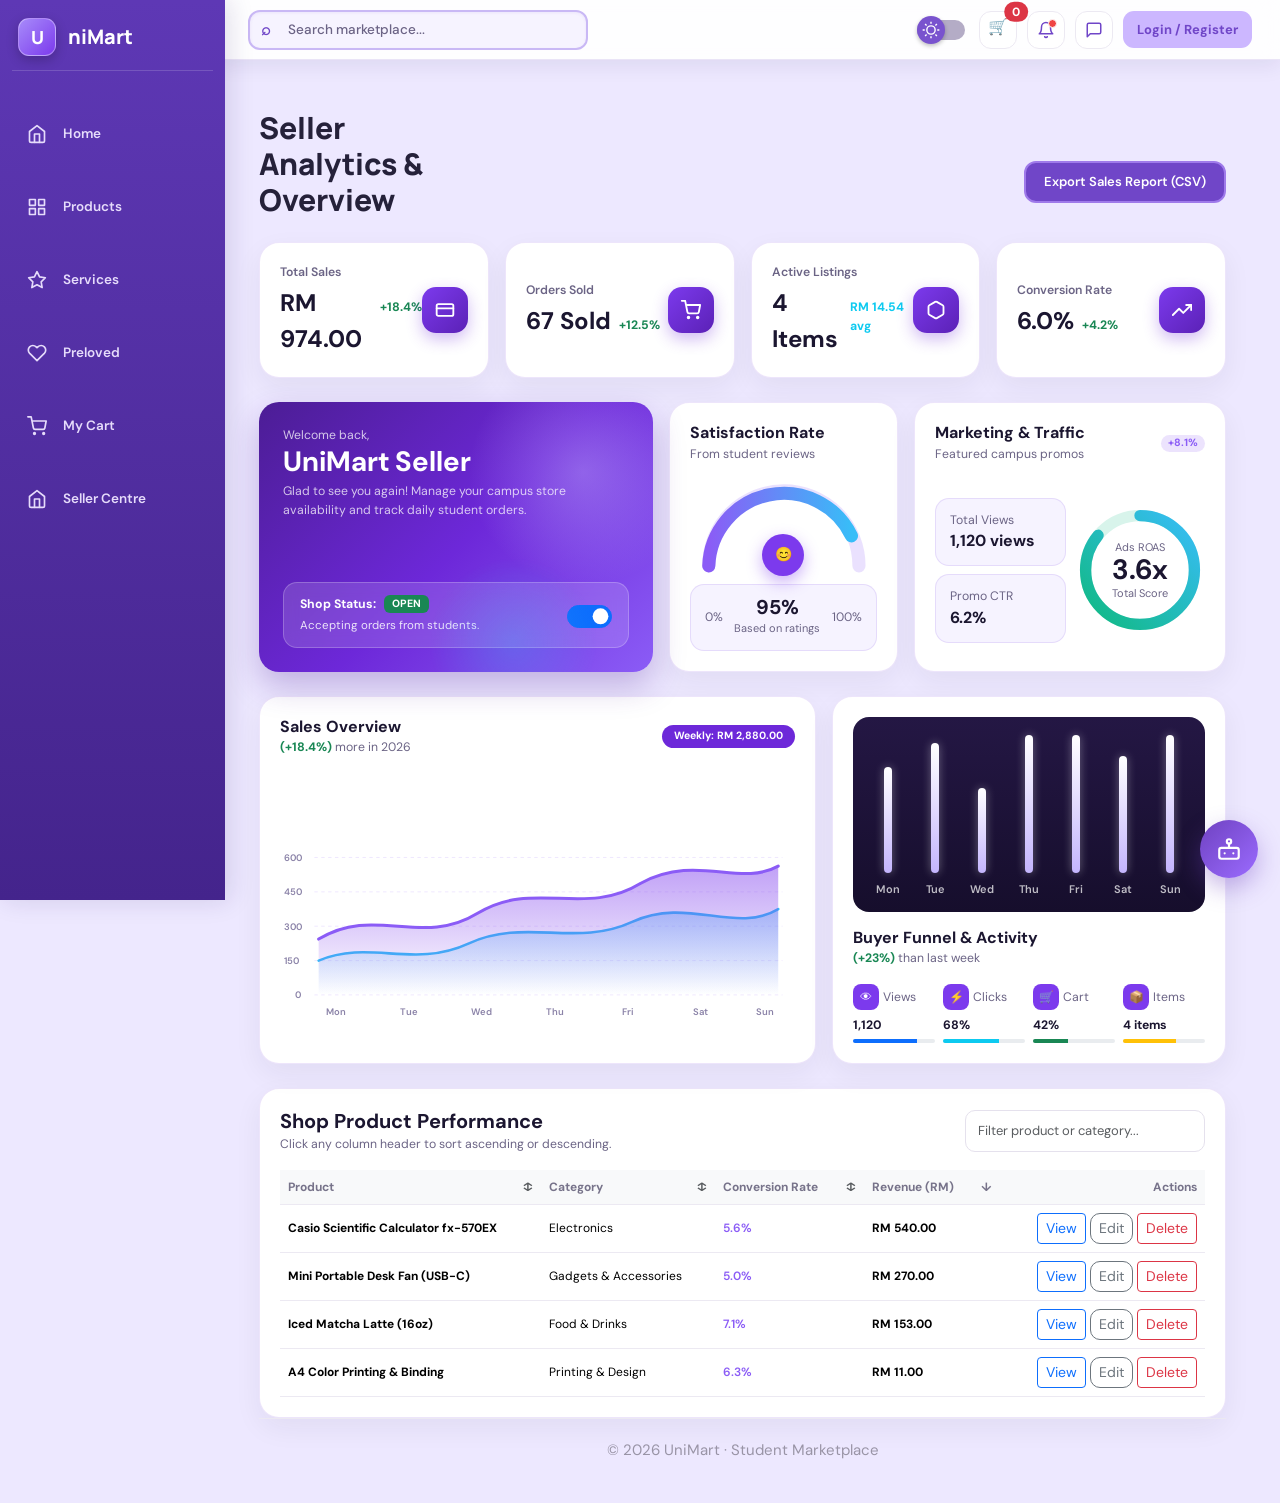
<file: seller.html>
<!DOCTYPE html>
<html lang="en">
<head>
  <meta charset="UTF-8">
  <meta name="viewport" content="width=device-width, initial-scale=1">
  <title>Seller Analytics &amp; Overview | UniMart</title>
  <link rel="icon" type="image/png" href="image/logo.png">

  <link href="https://cdn.jsdelivr.net/npm/bootstrap@5.3.3/dist/css/bootstrap.min.css" rel="stylesheet">
  <link rel="stylesheet" href="css/style.css">
  <style>
    :root {
      --v-card-bg: #ffffff;
      --v-card-border: rgba(109, 40, 217, 0.12);
      --v-card-shadow: 0 10px 28px rgba(31, 27, 46, 0.06);
      --v-subcard-bg: #f6f3ff;
      --v-text-main: #1b1630;
      --v-text-muted: #6b6485;
      --v-accent: #6d28d9;
      --v-accent-2: #8b5cf6;
      --v-welcome-bg: linear-gradient(135deg, #4c1d95 0%, #6d28d9 52%, #8b5cf6 100%);
      --v-chart-panel: linear-gradient(180deg, #241744 0%, #160e2c 100%);
    }

    body.dark {
      --v-card-bg: linear-gradient(127deg, rgba(24, 17, 48, 0.96) 28%, rgba(36, 24, 72, 0.92) 76%);
      --v-card-border: rgba(167, 139, 250, 0.18);
      --v-card-shadow: 0 14px 34px rgba(0, 0, 0, 0.35);
      --v-subcard-bg: rgba(15, 10, 32, 0.65);
      --v-text-main: #ffffff;
      --v-text-muted: #a79ec4;
      --v-welcome-bg: linear-gradient(135deg, #1d1142 0%, #3b1d82 55%, #5b21b6 100%);
      --v-chart-panel: linear-gradient(180deg, #130b29 0%, #0b061a 100%);
    }

    .v-card {
      background: var(--v-card-bg);
      border: 1px solid var(--v-card-border);
      border-radius: 20px;
      padding: 20px;
      box-shadow: var(--v-card-shadow);
      color: var(--v-text-main);
      transition: transform 0.2s ease, box-shadow 0.2s ease;
    }

    .v-card:hover {
      transform: translateY(-2px);
    }

    .v-kpi-icon {
      width: 46px;
      height: 46px;
      border-radius: 14px;
      background: linear-gradient(135deg, #7c3aed, #5b21b6);
      color: #ffffff;
      display: grid;
      place-items: center;
      flex-shrink: 0;
      box-shadow: 0 6px 16px rgba(109, 40, 217, 0.32);
    }

    .v-muted {
      color: var(--v-text-muted) !important;
    }

    /* Kad Welcome & Shop Status */
    .v-welcome-card {
      background: var(--v-welcome-bg);
      border-radius: 20px;
      padding: 24px;
      color: #ffffff;
      position: relative;
      overflow: hidden;
      box-shadow: 0 14px 32px rgba(76, 29, 149, 0.28);
    }

    .v-welcome-card::before {
      content: "";
      position: absolute;
      width: 230px;
      height: 230px;
      right: -45px;
      top: -45px;
      border-radius: 50%;
      background: radial-gradient(circle, rgba(196, 181, 253, 0.38) 0%, rgba(139, 92, 246, 0) 70%);
      pointer-events: none;
    }

    .v-welcome-card::after {
      content: "";
      position: absolute;
      width: 170px;
      height: 170px;
      right: 55px;
      bottom: -55px;
      border-radius: 50%;
      background: radial-gradient(circle, rgba(56, 189, 248, 0.25) 0%, transparent 70%);
      pointer-events: none;
    }

    .v-status-pill-box {
      background: rgba(255, 255, 255, 0.14);
      backdrop-filter: blur(8px);
      border: 1px solid rgba(255, 255, 255, 0.22);
      border-radius: 14px;
      padding: 12px 16px;
    }

    /* Sub-kad kecil di dalam kad kanan */
    .v-mini-stat {
      background: var(--v-subcard-bg);
      border: 1px solid var(--v-card-border);
      border-radius: 14px;
      padding: 12px 14px;
    }

    /* Panel Bar Chart Menegak Ala Vision UI */
    .v-bars-panel {
      background: var(--v-chart-panel);
      border-radius: 16px;
      padding: 18px 16px 14px;
      height: 195px;
      display: flex;
      align-items: flex-end;
      justify-content: space-between;
      gap: 10px;
    }

    .v-bar-col {
      flex: 1;
      height: 100%;
      display: flex;
      flex-direction: column;
      align-items: center;
      justify-content: flex-end;
    }

    .v-bar-stick {
      width: 8px;
      border-radius: 99px;
      background: linear-gradient(180deg, #ffffff 0%, #c4b5fd 100%);
      transition: height 0.45s ease;
      box-shadow: 0 0 10px rgba(255, 255, 255, 0.35);
    }

    .v-bar-day {
      font-size: 11px;
      color: rgba(255, 255, 255, 0.72);
      margin-top: 8px;
      font-weight: 600;
    }

    .v-funnel-icon {
      width: 26px;
      height: 26px;
      border-radius: 8px;
      background: #7c3aed;
      color: #fff;
      display: inline-grid;
      place-items: center;
      font-size: 12px;
    }

    /* Modal & Jadual */
    .perf-modal-overlay {
      position: fixed;
      inset: 0;
      background: rgba(20, 14, 41, 0.6);
      backdrop-filter: blur(4px);
      display: flex;
      align-items: center;
      justify-content: center;
      padding: 16px;
      z-index: 9998;
    }

    .perf-modal-box {
      background: var(--surface, #ffffff);
      color: var(--ink, #1f1b2e);
      border: 1px solid var(--line, #e5defa);
      border-radius: 20px;
      width: 100%;
      max-width: 540px;
      max-height: 90vh;
      overflow-y: auto;
      padding: 22px;
      box-shadow: 0 20px 45px rgba(18, 11, 44, 0.3);
      animation: modalFadeIn 0.18s ease;
    }

    @keyframes modalFadeIn {
      from { opacity: 0; transform: scale(0.95); }
      to   { opacity: 1; transform: scale(1); }
    }

    .sortable-th:hover {
      background-color: rgba(111, 66, 193, 0.1) !important;
      color: #7c3aed;
    }
  </style>
</head>
<body data-page="seller">
  <div id="app-header"></div>
  <div class="app-shell">
    <aside id="app-sidebar"></aside>
    <main class="main-content">

      <!-- HEADER BAR -->
<!-- HEADER BAR -->
      <div class="d-flex justify-content-between align-items-center gap-3 mb-4">
        <div class="page-heading mb-0">
          <h1 class="mb-0" style="line-height: 1.2;">Seller Analytics &amp; Overview</h1>
        </div>
        <button class="btn btn-primary btn-sm fw-semibold flex-shrink-0" id="export-seller-report" style="border-radius: 12px; padding: 10px 18px; font-size: 13px; white-space: nowrap; margin-left: 570px; margin-top: 50px;">
          Export Sales Report (CSV)
        </button>
      </div>      

      <div id="seller-dashboard-body">

        <!-- BARIS 1: 4 KAD KPI MINI (ALA VISION UI) -->
        <div class="row g-3 mb-4">
          <div class="col-12 col-sm-6 col-xl-3">
            <div class="v-card d-flex align-items-center justify-content-between h-100">
              <div>
                <span class="small fw-semibold v-muted d-block">Total Sales</span>
                <div class="d-flex align-items-baseline gap-2 mt-1">
                  <span class="fw-bold fs-4" id="kpi-total-sales">RM 0.00</span>
                  <span class="small fw-bold text-success">+18.4%</span>
                </div>
              </div>
              <div class="v-kpi-icon">
                <svg width="20" height="20" viewBox="0 0 24 24" fill="none" stroke="currentColor" stroke-width="2.2" stroke-linecap="round" stroke-linejoin="round">
                  <rect x="2" y="5" width="20" height="14" rx="2"></rect>
                  <line x1="2" y1="10" x2="22" y2="10"></line>
                </svg>
              </div>
            </div>
          </div>

          <div class="col-12 col-sm-6 col-xl-3">
            <div class="v-card d-flex align-items-center justify-content-between h-100">
              <div>
                <span class="small fw-semibold v-muted d-block">Orders Sold</span>
                <div class="d-flex align-items-baseline gap-2 mt-1">
                  <span class="fw-bold fs-4" id="kpi-total-orders">0 Sold</span>
                  <span class="small fw-bold text-success">+12.5%</span>
                </div>
              </div>
              <div class="v-kpi-icon">
                <svg width="20" height="20" viewBox="0 0 24 24" fill="none" stroke="currentColor" stroke-width="2.2" stroke-linecap="round" stroke-linejoin="round">
                  <circle cx="9" cy="21" r="1"></circle>
                  <circle cx="20" cy="21" r="1"></circle>
                  <path d="M1 1h4l2.68 13.39a2 2 0 0 0 2 1.61h9.72a2 2 0 0 0 2-1.61L23 6H6"></path>
                </svg>
              </div>
            </div>
          </div>

          <div class="col-12 col-sm-6 col-xl-3">
            <div class="v-card d-flex align-items-center justify-content-between h-100">
              <div>
                <span class="small fw-semibold v-muted d-block">Active Listings</span>
                <div class="d-flex align-items-baseline gap-2 mt-1">
                  <span class="fw-bold fs-4" id="kpi-active-listings">0 Items</span>
                  <span class="small fw-bold text-info" id="kpi-avg-order-val">RM 0.00 avg</span>
                </div>
              </div>
              <div class="v-kpi-icon">
                <svg width="20" height="20" viewBox="0 0 24 24" fill="none" stroke="currentColor" stroke-width="2.2" stroke-linecap="round" stroke-linejoin="round">
                  <path d="M21 16V8a2 2 0 0 0-1-1.73l-7-4a2 2 0 0 0-2 0l-7 4A2 2 0 0 0 3 8v8a2 2 0 0 0 1 1.73l7 4a2 2 0 0 0 2 0l7-4A2 2 0 0 0 21 16z"></path>
                </svg>
              </div>
            </div>
          </div>

          <div class="col-12 col-sm-6 col-xl-3">
            <div class="v-card d-flex align-items-center justify-content-between h-100">
              <div>
                <span class="small fw-semibold v-muted d-block">Conversion Rate</span>
                <div class="d-flex align-items-baseline gap-2 mt-1">
                  <span class="fw-bold fs-4" id="kpi-conversion-rate">0.0%</span>
                  <span class="small fw-bold text-success">+4.2%</span>
                </div>
              </div>
              <div class="v-kpi-icon">
                <svg width="20" height="20" viewBox="0 0 24 24" fill="none" stroke="currentColor" stroke-width="2.2" stroke-linecap="round" stroke-linejoin="round">
                  <polyline points="23 6 13.5 15.5 8.5 10.5 1 18"></polyline>
                  <polyline points="17 6 23 6 23 12"></polyline>
                </svg>
              </div>
            </div>
          </div>
        </div>

        <!-- BARIS 2: WELCOME + SHOP STATUS (KIRI) | SATISFACTION GAUGE (TENGAH) | ADS & ROAS RING (KANAN) -->
        <div class="row g-3 mb-4 align-items-stretch">
          <!-- KIRI: Welcome Banner + Shop Status Toggle -->
          <div class="col-12 col-lg-5">
            <div class="v-welcome-card h-100 d-flex flex-column justify-content-between">
              <div>
                <span class="small opacity-75 d-block">Welcome back,</span>
                <h2 class="fw-bold fs-3 mb-1" id="seller-welcome-name">UniMart Seller</h2>
                <p class="small opacity-75 mb-3">Glad to see you again! Manage your campus store availability and track daily student orders.</p>
              </div>

              <div class="v-status-pill-box d-flex align-items-center justify-content-between gap-2" id="shop-status-card">
                <div>
                  <div class="d-flex align-items-center gap-2">
                    <span class="fw-bold small">Shop Status:</span>
                    <span id="shop-status-badge" class="badge bg-success px-2 py-1">OPEN</span>
                  </div>
                  <div style="font-size: 11.5px; opacity: 0.85;" class="mt-1" id="shop-status-desc">
                    Accepting orders from students.
                  </div>
                </div>
                <div class="form-check form-switch m-0">
                  <input class="form-check-input" type="checkbox" role="switch" id="shop-status-toggle" style="width: 2.8rem; height: 1.4rem; cursor: pointer;" checked>
                </div>
              </div>
            </div>
          </div>

          <!-- TENGAH: Satisfaction Rate (Semi-Circle Gauge) -->
          <div class="col-12 col-md-6 col-lg-3">
            <div class="v-card h-100 d-flex flex-column justify-content-between">
              <div>
                <h6 class="fw-bold mb-0">Satisfaction Rate</h6>
                <span class="small v-muted">From student reviews</span>
              </div>

              <div class="position-relative d-flex flex-column align-items-center my-2">
                <svg viewBox="0 0 200 115" style="width: 100%; max-width: 195px;">
                  <defs>
                    <linearGradient id="satGrad" x1="0%" y1="0%" x2="100%" y2="0%">
                      <stop offset="0%" stop-color="#8b5cf6" />
                      <stop offset="100%" stop-color="#38bdf8" />
                    </linearGradient>
                  </defs>
                  <path d="M 20 100 A 80 80 0 0 1 180 100" fill="none" stroke="rgba(139,92,246,0.18)" stroke-width="14" stroke-linecap="round" />
                  <path d="M 20 100 A 80 80 0 0 1 172 68" fill="none" stroke="url(#satGrad)" stroke-width="14" stroke-linecap="round" />
                </svg>
                <div style="margin-top: -46px; width: 42px; height: 42px; border-radius: 50%; background: #7c3aed; color: #fff; display: grid; place-items: center; box-shadow: 0 6px 16px rgba(124,58,237,0.4);">
                  😊
                </div>
              </div>

              <div class="v-mini-stat d-flex justify-content-between align-items-center text-center">
                <span class="small v-muted">0%</span>
                <div>
                  <div class="fw-bold fs-5 lh-1">95%</div>
                  <span style="font-size: 11px;" class="v-muted">Based on ratings</span>
                </div>
                <span class="small v-muted">100%</span>
              </div>
            </div>
          </div>

          <!-- KANAN: Traffic & Ads Tracking (Circular Score Ring) -->
          <div class="col-12 col-md-6 col-lg-4">
            <div class="v-card h-100 d-flex flex-column justify-content-between">
              <div class="d-flex justify-content-between align-items-center">
                <div>
                  <h6 class="fw-bold mb-0">Marketing &amp; Traffic</h6>
                  <span class="small v-muted">Featured campus promos</span>
                </div>
                <span class="badge rounded-pill" style="background: rgba(124,58,237,0.14); color: #8b5cf6;">+8.1%</span>
              </div>

              <div class="row g-2 align-items-center my-2">
                <div class="col-6 d-flex flex-column gap-2">
                  <div class="v-mini-stat">
                    <span class="small v-muted d-block">Total Views</span>
                    <strong class="fs-6" id="kpi-traffic-count">0 views</strong>
                  </div>
                  <div class="v-mini-stat">
                    <span class="small v-muted d-block">Promo CTR</span>
                    <strong class="fs-6">6.2%</strong>
                  </div>
                </div>

                <div class="col-6 d-flex justify-content-center">
                  <div class="position-relative d-grid" style="place-items: center; width: 136px; height: 136px;">
                    <svg viewBox="0 0 120 120" style="width: 136px; height: 136px; transform: rotate(-90deg);">
                      <defs>
                        <linearGradient id="roasGrad" x1="0%" y1="0%" x2="100%" y2="100%">
                          <stop offset="0%" stop-color="#10b981" />
                          <stop offset="100%" stop-color="#38bdf8" />
                        </linearGradient>
                      </defs>
                      <circle cx="60" cy="60" r="48" fill="none" stroke="rgba(16,185,129,0.16)" stroke-width="10" />
                      <circle cx="60" cy="60" r="48" fill="none" stroke="url(#roasGrad)" stroke-width="10" stroke-dasharray="301" stroke-dashoffset="42" stroke-linecap="round" />
                    </svg>
                    <div class="position-absolute text-center">
                      <span style="font-size: 11px;" class="v-muted d-block">Ads ROAS</span>
                      <strong class="fs-3 lh-1" id="kpi-ads-roas">3.6x</strong>
                      <span style="font-size: 11px;" class="v-muted d-block">Total Score</span>
                    </div>
                  </div>
                </div>
              </div>
            </div>
          </div>
        </div>

        <!-- BARIS 3: SALES OVERVIEW WAVE CHART (KIRI) + ACTIVE USERS BAR CHART (KANAN) -->
        <div class="row g-3 mb-4 align-items-stretch">
          <!-- KIRI: Smooth Area/Wave Chart -->
          <div class="col-12 col-lg-7">
            <div class="v-card h-100 d-flex flex-column justify-content-between">
              <div class="d-flex flex-wrap justify-content-between align-items-center gap-2 mb-3">
                <div>
                  <h6 class="fw-bold mb-0">Sales Overview</h6>
                  <span class="small"><strong class="text-success">(+18.4%)</strong> <span class="v-muted">more in 2026</span></span>
                </div>
                <span class="badge rounded-pill" style="background: #6d28d9; color: #fff; padding: 6px 12px;">Weekly: RM 2,880.00</span>
              </div>

              <div class="w-100">
                <svg viewBox="0 0 600 220" style="width: 100%; height: 225px; overflow: visible;">
                  <defs>
                    <linearGradient id="waveFill1" x1="0" y1="0" x2="0" y2="1">
                      <stop offset="0%" stop-color="#7c3aed" stop-opacity="0.48" />
                      <stop offset="100%" stop-color="#7c3aed" stop-opacity="0.0" />
                    </linearGradient>
                    <linearGradient id="waveFill2" x1="0" y1="0" x2="0" y2="1">
                      <stop offset="0%" stop-color="#38bdf8" stop-opacity="0.35" />
                      <stop offset="100%" stop-color="#38bdf8" stop-opacity="0.0" />
                    </linearGradient>
                  </defs>

                  <!-- Garis Grid Melintang -->
                  <g stroke="rgba(139,92,246,0.16)" stroke-dasharray="4 4" stroke-width="1">
                    <line x1="40" y1="25" x2="585" y2="25" />
                    <line x1="40" y1="65" x2="585" y2="65" />
                    <line x1="40" y1="105" x2="585" y2="105" />
                    <line x1="40" y1="145" x2="585" y2="145" />
                    <line x1="40" y1="185" x2="585" y2="185" />
                  </g>

                  <!-- Label Y-Axis -->
                  <g fill="#8b83a8" font-size="11" font-weight="600">
                    <text x="5" y="29">600</text>
                    <text x="5" y="69">450</text>
                    <text x="5" y="109">300</text>
                    <text x="5" y="149">150</text>
                    <text x="18" y="189">0</text>
                  </g>

                  <!-- Lengkung Kedua (Traffic Trend) -->
                  <path d="M45,145 C105,120 155,155 220,125 C285,95 345,130 410,100 C475,70 530,115 580,85 L580,185 L45,185 Z" fill="url(#waveFill2)" />
                  <path d="M45,145 C105,120 155,155 220,125 C285,95 345,130 410,100 C475,70 530,115 580,85" fill="none" stroke="#38bdf8" stroke-width="3" stroke-linecap="round" />

                  <!-- Lengkung Utama (Revenue Trend) -->
                  <path d="M45,120 C110,80 165,130 230,90 C295,50 355,95 420,55 C485,20 535,60 580,35 L580,185 L45,185 Z" fill="url(#waveFill1)" />
                  <path d="M45,120 C110,80 165,130 230,90 C295,50 355,95 420,55 C485,20 535,60 580,35" fill="none" stroke="#8b5cf6" stroke-width="3.5" stroke-linecap="round" />

                  <!-- Label X-Axis (Mon - Sun) -->
                  <g fill="#8b83a8" font-size="11" font-weight="600" text-anchor="middle">
                    <text x="65" y="208">Mon</text>
                    <text x="150" y="208">Tue</text>
                    <text x="235" y="208">Wed</text>
                    <text x="320" y="208">Thu</text>
                    <text x="405" y="208">Fri</text>
                    <text x="490" y="208">Sat</text>
                    <text x="565" y="208">Sun</text>
                  </g>
                </svg>
              </div>
            </div>
          </div>

          <!-- KANAN: Active Users & Buyer Funnel Bar Chart -->
          <div class="col-12 col-lg-5">
            <div class="v-card h-100 d-flex flex-column justify-content-between">
              <div class="v-bars-panel mb-3" id="seller-sales-chart"></div>

              <div>
                <h6 class="fw-bold mb-0">Buyer Funnel &amp; Activity</h6>
                <span class="small"><strong class="text-success">(+23%)</strong> <span class="v-muted">than last week</span></span>

                <div class="row g-2 mt-2" id="seller-funnel-grid">
                  <div class="col-3">
                    <div class="d-flex align-items-center gap-1 mb-1">
                      <span class="v-funnel-icon">👁</span>
                      <span class="small v-muted">Views</span>
                    </div>
                    <strong class="small" id="funnel-views">0</strong>
                    <div class="progress mt-1" style="height: 4px;"><div class="progress-bar bg-primary" style="width: 78%;"></div></div>
                  </div>
                  <div class="col-3">
                    <div class="d-flex align-items-center gap-1 mb-1">
                      <span class="v-funnel-icon">⚡</span>
                      <span class="small v-muted">Clicks</span>
                    </div>
                    <strong class="small">68%</strong>
                    <div class="progress mt-1" style="height: 4px;"><div class="progress-bar bg-info" style="width: 68%;"></div></div>
                  </div>
                  <div class="col-3">
                    <div class="d-flex align-items-center gap-1 mb-1">
                      <span class="v-funnel-icon">🛒</span>
                      <span class="small v-muted">Cart</span>
                    </div>
                    <strong class="small">42%</strong>
                    <div class="progress mt-1" style="height: 4px;"><div class="progress-bar bg-success" style="width: 42%;"></div></div>
                  </div>
                  <div class="col-3">
                    <div class="d-flex align-items-center gap-1 mb-1">
                      <span class="v-funnel-icon">📦</span>
                      <span class="small v-muted">Items</span>
                    </div>
                    <strong class="small" id="funnel-items">0</strong>
                    <div class="progress mt-1" style="height: 4px;"><div class="progress-bar bg-warning" style="width: 65%;"></div></div>
                  </div>
                </div>
              </div>
            </div>
          </div>
        </div>

        <!-- BARIS 4: JADUAL PRODUCT PERFORMANCE DENGAN SORTING -->
        <div class="v-card">
          <div class="d-flex flex-wrap justify-content-between align-items-center gap-2 mb-3">
            <div>
              <h5 class="fw-bold mb-0">Shop Product Performance</h5>
              <small class="v-muted">Click any column header to sort ascending or descending.</small>
            </div>
            <input type="text" id="perf-search-input" class="form-control form-control-sm" style="max-width: 240px;" placeholder="Filter product or category...">
          </div>

          <div class="table-responsive">
            <table class="table align-middle table-hover mb-0" id="product-perf-table">
              <thead class="table-light">
                <tr>
                  <th class="sortable-th" data-sort="name" style="cursor:pointer;">
                    <div class="d-flex justify-content-between align-items-center">
                      <span>Product</span>
                      <span class="sort-icon text-muted ms-2">↕</span>
                    </div>
                  </th>
                  <th class="sortable-th" data-sort="category" style="cursor:pointer;">
                    <div class="d-flex justify-content-between align-items-center">
                      <span>Category</span>
                      <span class="sort-icon text-muted ms-2">↕</span>
                    </div>
                  </th>
                  <th class="sortable-th" data-sort="conv" style="cursor:pointer;">
                    <div class="d-flex justify-content-between align-items-center">
                      <span>Conversion Rate</span>
                      <span class="sort-icon text-muted ms-2">↕</span>
                    </div>
                  </th>
                  <th class="sortable-th" data-sort="revenue" style="cursor:pointer;">
                    <div class="d-flex justify-content-between align-items-center">
                      <span>Revenue (RM)</span>
                      <span class="sort-icon text-muted ms-2">↕</span>
                    </div>
                  </th>
                  <th class="text-end">Actions</th>
                </tr>
              </thead>
              <tbody id="product-perf-tbody"></tbody>
            </table>
          </div>
        </div>

      </div>

      <!-- Pop-out Modal: Detail Information (View) & Edit -->
      <div id="perf-detail-modal" class="perf-modal-overlay" style="display:none;">
        <div class="perf-modal-box">
          <div class="d-flex justify-content-between align-items-center pb-2 mb-3 border-bottom">
            <h5 class="fw-bold mb-0" id="perf-modal-title">Product Performance Details</h5>
            <button type="button" id="perf-modal-close" class="btn-close" aria-label="Close"></button>
          </div>
          <div id="perf-modal-body"></div>
        </div>
      </div>

      <div id="app-footer"></div>
    </main>
  </div>

  <script src="js/app.js"></script>
  <script>
    document.addEventListener("DOMContentLoaded", () => {
      let sortConfig = { key: "revenue", dir: "desc" };
      let currentPerfRows = [];

      const tbody = document.getElementById("product-perf-tbody");
      const modal = document.getElementById("perf-detail-modal");
      const modalTitle = document.getElementById("perf-modal-title");
      const modalBody = document.getElementById("perf-modal-body");
      const searchInput = document.getElementById("perf-search-input");

      // Papar nama seller semasa pada kad Welcome Back
      const curUser = typeof current === "function" ? current() : null;
      if (curUser?.name && document.getElementById("seller-welcome-name")) {
        document.getElementById("seller-welcome-name").textContent = curUser.name;
      }

      // Kawalan Suis Open / Closed Shop Status
      const statusToggle = document.getElementById("shop-status-toggle");
      const statusBadge = document.getElementById("shop-status-badge");
      const statusDesc = document.getElementById("shop-status-desc");
      const shopStatusKey = "unimart_shop_status_" + (curUser?.id || curUser?.email || "default");

      function syncShopStatusUI(isOpen) {
        if (!statusBadge || !statusDesc) return;
        statusBadge.textContent = isOpen ? "OPEN" : "CLOSED";
        statusBadge.className = isOpen ? "badge bg-success px-2 py-1" : "badge bg-danger px-2 py-1";
        statusDesc.textContent = isOpen
          ? "Accepting orders from students."
          : "Shop is temporarily closed to new orders.";
      }

      if (statusToggle) {
        const savedClosed = localStorage.getItem(shopStatusKey) === "closed";
        statusToggle.checked = !savedClosed;
        syncShopStatusUI(!savedClosed);

        statusToggle.addEventListener("change", () => {
          const isOpen = statusToggle.checked;
          localStorage.setItem(shopStatusKey, isOpen ? "open" : "closed");
          syncShopStatusUI(isOpen);
          if (typeof toast === "function") toast(`Shop status updated to ${isOpen ? "OPEN" : "CLOSED"}.`);
        });
      }

function computePerfData() {
        const allListings = typeof listings === "function" ? listings() : [];
        const user = typeof current === "function" ? current() : null;

        // Tapis hanya produk milik akaun seller ini sahaja
        const sellerItems = allListings.filter(item =>
          (user?.id && item.ownerId === user.id) ||
          (user?.email && item.sellerEmail === user.email) ||
          (user?.name && item.owner === user.name)
        );

        // Jika seller belum ada item sendiri, papar 4 item contoh pertama sahaja
        const targetList = sellerItems.length > 0 ? sellerItems : allListings.slice(0, 4);

        return targetList.map((item, idx) => {
          const sold = item.sold !== undefined
            ? Number(item.sold)
            : (item.popular ? (18 + (idx % 5) * 4) : (6 + (idx % 4) * 3));
          const views = item.views !== undefined
            ? Number(item.views)
            : sold * (14 + (idx % 6) * 2);
          const conv = Number(((sold / Math.max(1, views)) * 100).toFixed(1));
          const revenue = Number((sold * Number(item.price || 0)).toFixed(2));
          return { ...item, sold, views, conv, revenue };
        });
      }
      function renderSellerAnalytics() {
        const rawRows = computePerfData();

        const totalSales = rawRows.reduce((sum, x) => sum + x.revenue, 0);
        const totalSold = rawRows.reduce((sum, x) => sum + x.sold, 0);
        const totalViews = rawRows.reduce((sum, x) => sum + x.views, 0);
        const overallConv = ((totalSold / Math.max(1, totalViews)) * 100).toFixed(1);
        const avgOrder = totalSold > 0 ? (totalSales / totalSold) : 0;

        if (document.getElementById("kpi-total-sales")) document.getElementById("kpi-total-sales").textContent = "RM " + totalSales.toFixed(2);
        if (document.getElementById("kpi-active-listings")) document.getElementById("kpi-active-listings").textContent = `${rawRows.length} Items`;
        if (document.getElementById("kpi-avg-order-val")) document.getElementById("kpi-avg-order-val").textContent = `RM ${avgOrder.toFixed(2)} avg`;
        if (document.getElementById("kpi-total-orders")) document.getElementById("kpi-total-orders").textContent = `${totalSold} Sold`;
        if (document.getElementById("kpi-conversion-rate")) document.getElementById("kpi-conversion-rate").textContent = `${overallConv}%`;
        if (document.getElementById("kpi-traffic-count")) document.getElementById("kpi-traffic-count").textContent = `${totalViews.toLocaleString()} views`;
        if (document.getElementById("funnel-views")) document.getElementById("funnel-views").textContent = totalViews.toLocaleString();
        if (document.getElementById("funnel-items")) document.getElementById("funnel-items").textContent = `${rawRows.length} items`;

        const weeklyData = [
          { day: "Mon", val: 65, amount: "RM 320" },
          { day: "Tue", val: 80, amount: "RM 410" },
          { day: "Wed", val: 52, amount: "RM 280" },
          { day: "Thu", val: 92, amount: "RM 490" },
          { day: "Fri", val: 100, amount: "RM 560" },
          { day: "Sat", val: 72, amount: "RM 375" },
          { day: "Sun", val: 88, amount: "RM 445" }
        ];

        const chartEl = document.getElementById("seller-sales-chart");
        if (chartEl) {
          chartEl.innerHTML = weeklyData.map(d => `
            <div class="v-bar-col" title="${d.day}: ${d.amount}">
              <div class="v-bar-stick" style="height: ${d.val}%;"></div>
              <span class="v-bar-day">${d.day}</span>
            </div>
          `).join("");
        }

        const query = (searchInput?.value || "").trim().toLowerCase();
        currentPerfRows = rawRows
          .filter(p =>
            String(p.title || "").toLowerCase().includes(query) ||
            String(p.category || "").toLowerCase().includes(query)
          )
          .sort((a, b) => {
            const valA = a[sortConfig.key];
            const valB = b[sortConfig.key];
            if (typeof valA === "string") {
              return sortConfig.dir === "asc" ? valA.localeCompare(valB) : valB.localeCompare(valA);
            }
            return sortConfig.dir === "asc" ? valA - valB : valB - valA;
          });

        document.querySelectorAll(".sortable-th").forEach(th => {
          const icon = th.querySelector(".sort-icon");
          if (!icon) return;
          const thKey = th.dataset.sort === "name" ? "title" : th.dataset.sort;
          if (thKey === sortConfig.key) {
            icon.textContent = sortConfig.dir === "asc" ? "↑" : "↓";
            icon.classList.remove("text-muted");
          } else {
            icon.textContent = "↕";
            icon.classList.add("text-muted");
          }
        });

        if (tbody) {
          if (!currentPerfRows.length) {
            tbody.innerHTML = `<tr><td colspan="5" class="text-center text-muted py-4">No product listings found.</td></tr>`;
          } else {
            tbody.innerHTML = currentPerfRows.map(item => `
              <tr>
                <td><b>${escapeHTML(item.title)}</b></td>
                <td>${escapeHTML(item.category)}</td>
                <td><span class="fw-semibold" style="color: #8b5cf6;">${item.conv.toFixed(1)}%</span></td>
                <td><b>RM ${item.revenue.toFixed(2)}</b></td>
                <td class="text-end">
                  <div class="d-inline-flex gap-1">
                    <button type="button" class="btn btn-sm btn-outline-primary btn-perf-view" data-id="${escapeHTML(item.id)}">View</button>
                    <button type="button" class="btn btn-sm btn-outline-secondary btn-perf-edit" data-id="${escapeHTML(item.id)}">Edit</button>
                    <button type="button" class="btn btn-sm btn-outline-danger btn-perf-delete" data-id="${escapeHTML(item.id)}">Delete</button>
                  </div>
                </td>
              </tr>
            `).join("");
          }
        }
      }

      document.querySelectorAll(".sortable-th").forEach(th => {
        th.addEventListener("click", () => {
          const key = th.dataset.sort === "name" ? "title" : th.dataset.sort;
          if (sortConfig.key === key) {
            sortConfig.dir = sortConfig.dir === "asc" ? "desc" : "asc";
          } else {
            sortConfig.key = key;
            sortConfig.dir = "asc";
          }
          renderSellerAnalytics();
        });
      });

      searchInput?.addEventListener("input", renderSellerAnalytics);

      function openViewPopout(id) {
        const item = currentPerfRows.find(x => String(x.id) === String(id));
        if (!item || !modal) return;

        modalTitle.textContent = item.title;
        modalBody.innerHTML = `
          ${item.image ? `<img src="${escapeHTML(item.image)}" alt="${escapeHTML(item.title)}" class="w-100 rounded mb-3" style="max-height:170px; object-fit:cover;">` : ""}
          <div class="row g-2 mb-3">
            <div class="col-6">
              <div class="p-2 rounded border bg-light">
                <div class="small text-muted">Total Revenue</div>
                <div class="fw-bold fs-5 text-success">RM ${item.revenue.toFixed(2)}</div>
              </div>
            </div>
            <div class="col-6">
              <div class="p-2 rounded border bg-light">
                <div class="small text-muted">Conversion Rate</div>
                <div class="fw-bold fs-5" style="color:#6d28d9;">${item.conv.toFixed(1)}%</div>
              </div>
            </div>
          </div>

          <h6 class="fw-bold small text-uppercase text-muted mb-2">Detailed Metrics &amp; Extra Information</h6>
          <table class="table table-sm table-bordered mb-3">
            <tbody>
              <tr><th class="bg-light" style="width:42%;">Category</th><td>${escapeHTML(item.category)}</td></tr>
              <tr><th class="bg-light">Unit Price</th><td>RM ${Number(item.price || 0).toFixed(2)}</td></tr>
              <tr><th class="bg-light">Total Views</th><td>${item.views.toLocaleString()} views</td></tr>
              <tr><th class="bg-light">Units Sold</th><td>${item.sold} units</td></tr>
              <tr><th class="bg-light">Seller / Shop</th><td>${escapeHTML(item.owner || "UniMart Official Seller")}</td></tr>
              <tr><th class="bg-light">Rating</th><td>⭐ ${item.rating || "4.8"} / 5.0</td></tr>
            </tbody>
          </table>

          <div class="mb-3">
            <div class="small fw-bold text-muted mb-1">Product Description</div>
            <div class="p-2 rounded border bg-light small">${escapeHTML(item.desc || item.description || "No additional description provided.")}</div>
          </div>

          <div class="text-end">
            <button type="button" class="btn btn-secondary btn-sm" id="perf-modal-done">Close</button>
          </div>
        `;
        modal.style.display = "flex";
        document.getElementById("perf-modal-done")?.addEventListener("click", () => modal.style.display = "none");
      }

      function openEditPopout(id) {
        const list = typeof listings === "function" ? listings() : [];
        const idx = list.findIndex(x => String(x.id) === String(id));
        if (idx === -1 || !modal) return;
        const item = list[idx];
        const computed = currentPerfRows.find(x => String(x.id) === String(id)) || {};

        modalTitle.textContent = "Edit Product Listing";
        modalBody.innerHTML = `
          <form id="perf-edit-listing-form">
            <div class="mb-2">
              <label class="form-label small fw-bold">Product Name</label>
              <input type="text" class="form-control form-control-sm" id="edit-l-title" value="${escapeHTML(item.title)}" required>
            </div>
            <div class="row g-2 mb-2">
              <div class="col-6">
                <label class="form-label small fw-bold">Category</label>
                <input type="text" class="form-control form-control-sm" id="edit-l-cat" value="${escapeHTML(item.category)}" required>
              </div>
              <div class="col-6">
                <label class="form-label small fw-bold">Price (RM)</label>
                <input type="number" step="0.01" class="form-control form-control-sm" id="edit-l-price" value="${Number(item.price || 0)}" required>
              </div>
            </div>
            <div class="row g-2 mb-2">
              <div class="col-6">
                <label class="form-label small fw-bold">Total Views</label>
                <input type="number" class="form-control form-control-sm" id="edit-l-views" value="${computed.views || 0}" required>
              </div>
              <div class="col-6">
                <label class="form-label small fw-bold">Units Sold</label>
                <input type="number" class="form-control form-control-sm" id="edit-l-sold" value="${computed.sold || 0}" required>
              </div>
            </div>
            <div class="mb-3">
              <label class="form-label small fw-bold">Description</label>
              <textarea class="form-control form-control-sm" id="edit-l-desc" rows="2">${escapeHTML(item.desc || item.description || "")}</textarea>
            </div>
            <div class="d-flex justify-content-end gap-2">
              <button type="button" class="btn btn-light btn-sm" id="perf-edit-cancel">Cancel</button>
              <button type="submit" class="btn btn-primary btn-sm">Save Changes</button>
            </div>
          </form>
        `;
        modal.style.display = "flex";
        document.getElementById("perf-edit-cancel")?.addEventListener("click", () => modal.style.display = "none");

        document.getElementById("perf-edit-listing-form")?.addEventListener("submit", e => {
          e.preventDefault();
          list[idx].title = document.getElementById("edit-l-title").value.trim();
          list[idx].category = document.getElementById("edit-l-cat").value.trim();
          list[idx].price = parseFloat(document.getElementById("edit-l-price").value) || 0;
          list[idx].views = parseInt(document.getElementById("edit-l-views").value, 10) || 0;
          list[idx].sold = parseInt(document.getElementById("edit-l-sold").value, 10) || 0;
          list[idx].desc = document.getElementById("edit-l-desc").value.trim();

          if (typeof setData === "function" && typeof STORE !== "undefined") {
            setData(STORE.listings, list);
          }
          modal.style.display = "none";
          renderSellerAnalytics();
          if (typeof toast === "function") toast("Product listing updated.");
        });
      }

      tbody?.addEventListener("click", e => {
        const viewBtn = e.target.closest(".btn-perf-view");
        const editBtn = e.target.closest(".btn-perf-edit");
        const delBtn = e.target.closest(".btn-perf-delete");

        if (viewBtn) {
          openViewPopout(viewBtn.dataset.id);
        } else if (editBtn) {
          openEditPopout(editBtn.dataset.id);
        } else if (delBtn) {
          const id = delBtn.dataset.id;
          if (confirm("Are you sure you want to delete this product?")) {
            const updated = (typeof listings === "function" ? listings() : []).filter(x => String(x.id) !== String(id));
            if (typeof setData === "function" && typeof STORE !== "undefined") {
              setData(STORE.listings, updated);
            }
            renderSellerAnalytics();
            if (typeof toast === "function") toast("Product deleted.");
          }
        }
      });

      document.getElementById("perf-modal-close")?.addEventListener("click", () => modal.style.display = "none");
      modal?.addEventListener("click", e => {
        if (e.target === modal) modal.style.display = "none";
      });

      renderSellerAnalytics();

      document.getElementById("export-seller-report")?.addEventListener("click", () => {
        const rows = [["Product/Service", "Category", "Price (RM)", "Views", "Units Sold", "Conversion (%)", "Revenue (RM)"]];
        currentPerfRows.forEach(item => {
          rows.push([
            `"${String(item.title).replace(/"/g, '""')}"`,
            `"${String(item.category).replace(/"/g, '""')}"`,
            Number(item.price || 0).toFixed(2),
            item.views,
            item.sold,
            item.conv.toFixed(1),
            item.revenue.toFixed(2)
          ]);
        });
        const csv = rows.map(r => r.join(",")).join("\n");
        const blob = new Blob([csv], { type: "text/csv" });
        const a = document.createElement("a");
        a.href = URL.createObjectURL(blob);
        a.download = "unimart_seller_sales_report.csv";
        a.click();
      });
    });
  </script>
</body>
</html>
</file>
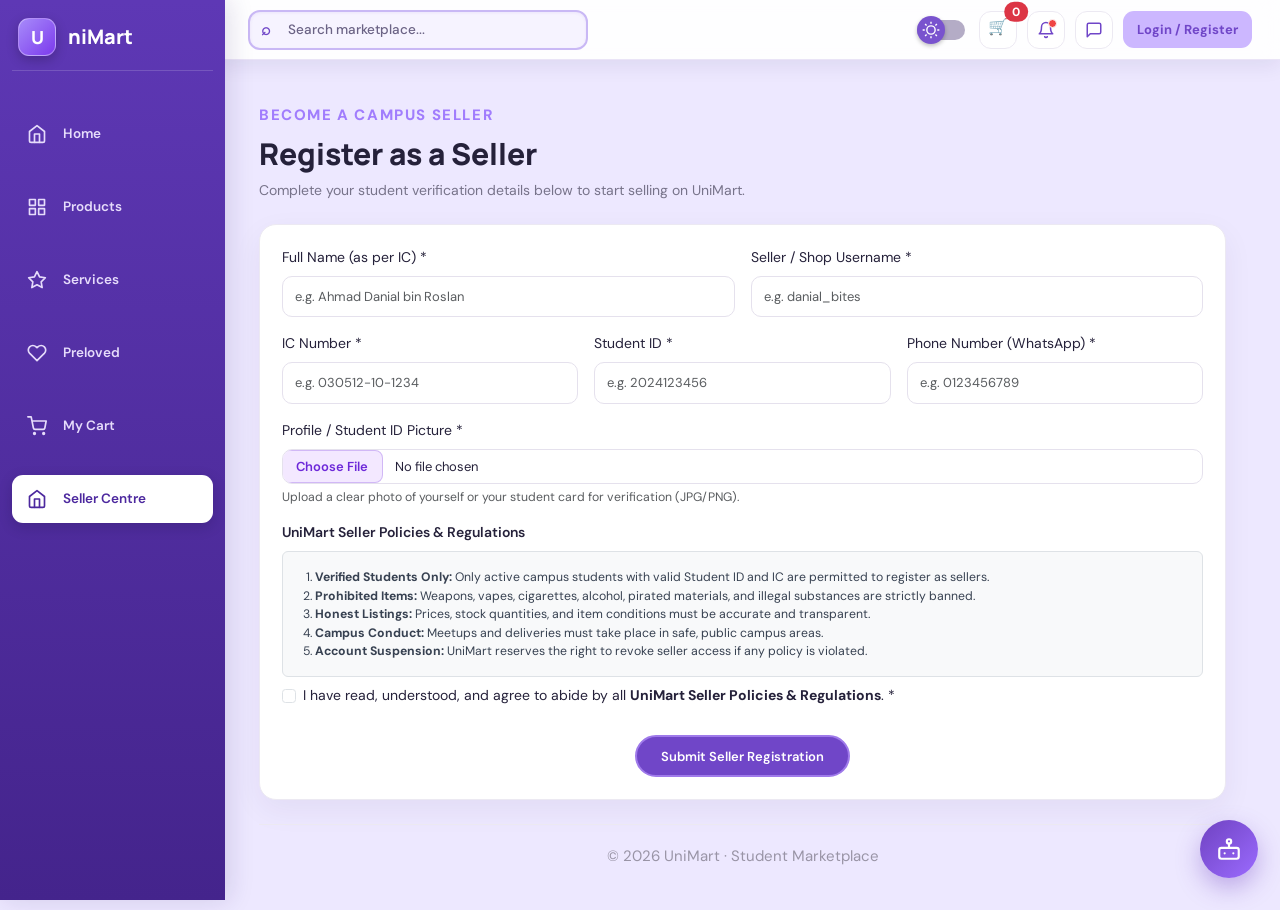
<file: sellerform.html>
<!DOCTYPE html>
<html lang="en">
<head>
  <meta charset="UTF-8">
  <meta name="viewport" content="width=device-width, initial-scale=1">
  <title>Register as a Seller | UniMart</title>
    <link rel="icon" type="image/png" href="image/logo.png">

  <link href="https://cdn.jsdelivr.net/npm/bootstrap@5.3.3/dist/css/bootstrap.min.css" rel="stylesheet">
  <link rel="stylesheet" href="css/style.css">
</head>

<body data-page="seller-form">
  <div id="app-header"></div>
  <div class="app-shell">
    <aside id="app-sidebar"></aside>
    <main class="main-content">
      <div class="page-heading">
        <span class="eyebrow">BECOME A CAMPUS SELLER</span>
        <h1>Register as a Seller</h1>
        <p>Complete your student verification details below to start selling on UniMart.</p>
      </div>

      <div id="seller-form-status"></div>

      <section id="seller-register-section" class="content-card mb-4">
        <form id="seller-register-form">
          <div class="row g-3">
            <div class="col-md-6">
              <label class="form-label">Full Name (as per IC) *</label>
              <input type="text" class="form-control" id="reg-fullname" placeholder="e.g. Ahmad Danial bin Roslan" required>
            </div>
            <div class="col-md-6">
              <label class="form-label">Seller / Shop Username *</label>
              <input type="text" class="form-control" id="reg-username" placeholder="e.g. danial_bites" required>
            </div>
            <div class="col-md-4">
              <label class="form-label">IC Number *</label>
              <input type="text" class="form-control" id="reg-ic" placeholder="e.g. 030512-10-1234" required>
            </div>
            <div class="col-md-4">
              <label class="form-label">Student ID *</label>
              <input type="text" class="form-control" id="reg-student-id" placeholder="e.g. 2024123456" required>
            </div>
            <div class="col-md-4">
              <label class="form-label">Phone Number (WhatsApp) *</label>
              <input type="tel" class="form-control" id="reg-phone" placeholder="e.g. 0123456789" required>
            </div>
            <div class="col-12">
              <label class="form-label">Profile / Student ID Picture *</label>
              <input type="file" class="form-control" id="reg-picture" accept="image/*" required>
              <div class="form-text">Upload a clear photo of yourself or your student card for verification (JPG/PNG).</div>
              <img id="reg-picture-preview" class="mt-2 rounded border d-none" style="max-height: 120px; object-fit: cover;" alt="Preview">
            </div>
            <div class="col-12">
              <label class="form-label fw-semibold">UniMart Seller Policies &amp; Regulations</label>
              <div class="p-3 rounded border bg-light small" style="max-height: 130px; overflow-y: auto; color: #374151;">
                <ol class="mb-0 ps-3">
                  <li><strong>Verified Students Only:</strong> Only active campus students with valid Student ID and IC are permitted to register as sellers.</li>
                  <li><strong>Prohibited Items:</strong> Weapons, vapes, cigarettes, alcohol, pirated materials, and illegal substances are strictly banned.</li>
                  <li><strong>Honest Listings:</strong> Prices, stock quantities, and item conditions must be accurate and transparent.</li>
                  <li><strong>Campus Conduct:</strong> Meetups and deliveries must take place in safe, public campus areas.</li>
                  <li><strong>Account Suspension:</strong> UniMart reserves the right to revoke seller access if any policy is violated.</li>
                </ol>
              </div>
              <div class="form-check mt-2">
                <input class="form-check-input" type="checkbox" id="reg-agree-policy" required>
                <label class="form-check-label" for="reg-agree-policy">
                  I have read, understood, and agree to abide by all <strong>UniMart Seller Policies &amp; Regulations</strong>. *
                </label>
              </div>
            </div>
          </div>

          <div class="d-flex flex-wrap align-items-center gap-2 mt-4">
            <button type="submit" class="btn btn-primary fw-semibold px-4">Submit Seller Registration</button>
          </div>
        </form>
      </section>

      <div id="app-footer"></div>
    </main>
  </div>
  <script src="https://cdn.jsdelivr.net/npm/bootstrap@5.3.3/dist/js/bootstrap.bundle.min.js"></script>
  <script src="js/app.js"></script>
</body>
</html>
</file>
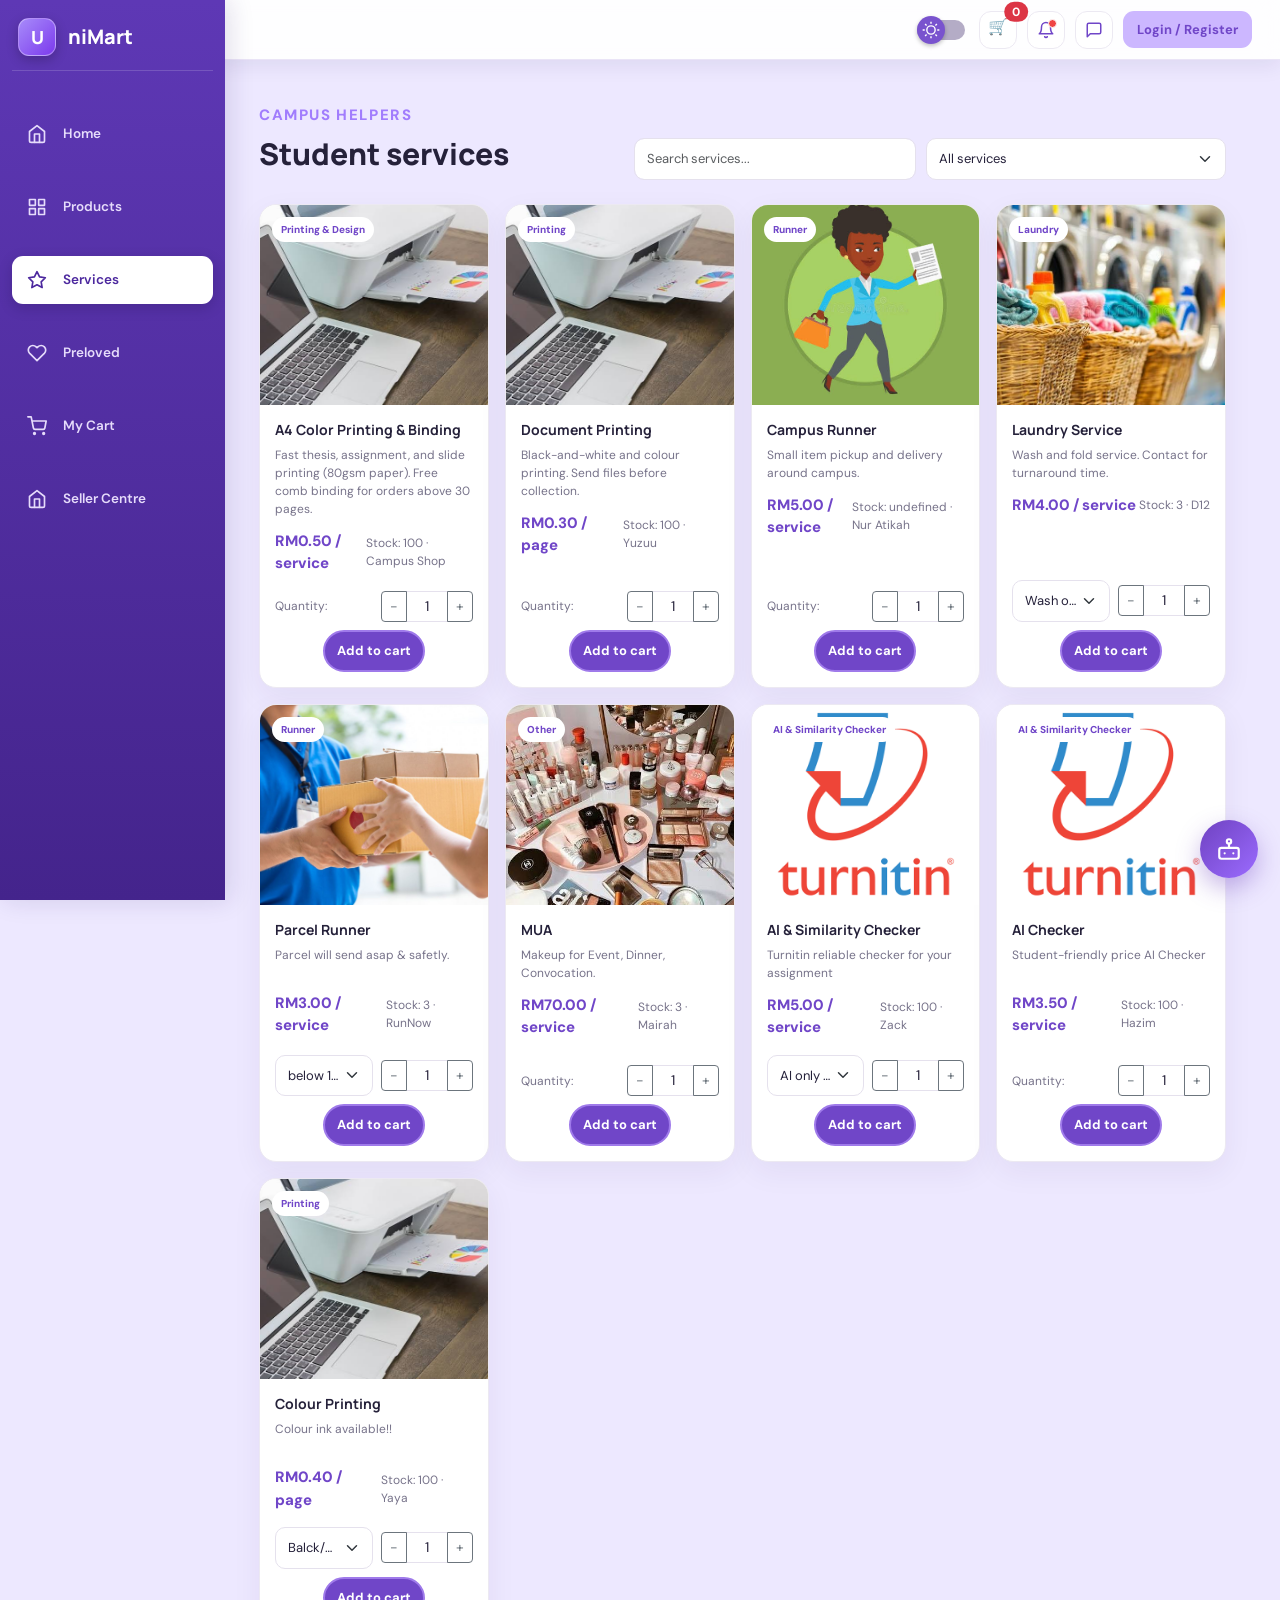
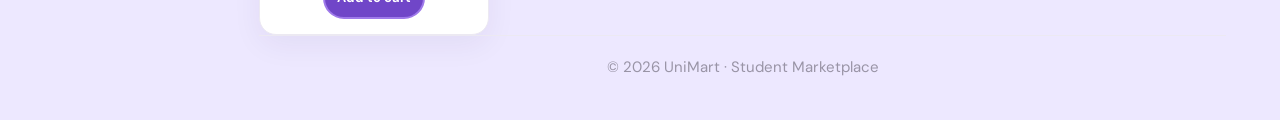
<file: services.html>
<!DOCTYPE html>
<html lang="en">
    <head>
    <meta charset="UTF-8">
    <meta name="viewport" content="width=device-width, initial-scale=1">
<title>Services | UniMart</title>
  <link rel="icon" type="image/png" href="image/logo.png">

<link href="https://cdn.jsdelivr.net/npm/bootstrap@5.3.3/dist/css/bootstrap.min.css" rel="stylesheet">
<link rel="stylesheet" href="css/style.css">
</head>
<body data-page="services">
    <div id="app-header"></div>
    <div class="app-shell">
        <aside id="app-sidebar">

        </aside>
        <main class="main-content">
<div class="d-flex flex-wrap justify-content-between align-items-end gap-3 mb-4">
  <div class="page-heading mb-0">
    <span class="eyebrow">CAMPUS HELPERS</span>
    <h1>Student services</h1>
  </div>

  <div class="toolbar mb-0">
    <input id="listing-search" class="form-control search-field" placeholder="Search services..." aria-label="Search services"  style="width: 500px;">
    <select id="category-filter" class="form-select filter-select">
      <option value="all">All services</option>
      <option>Runner</option>
      <option>AI &amp; Similarity Checker</option>
      <option>Car Rental</option>
      <option>Printing</option>
      <option>Laundry</option>
      <option>Other</option>
    </select>
  </div>
</div>
<div class="row g-3" id="service-list">

</div>
<div id="app-footer">

</div>
</main>
</div>
<script src="js/app.js">

</script>
</body>
</html>
</file>
<file: css/style.css>
@import url('https://fonts.googleapis.com/css2?family=DM+Sans:wght@400;500;600;700;800&family=Manrope:wght@400;500;600;700;800&display=swap');
:root{
    --purple:#7046c8;
    --purple-dark:#51319d;
    --purple-soft:#ccb7ff;
    --ink:#25213a;--muted:#77738a;
    --line:#ece9f2;
    --surface:#fff;
    --page:#ede8ff;
    --shadow:0 10px 30px rgba(44,29,81,.06)
}

*{
    box-sizing:border-box
}body{
    margin:0;
    background:var(--page);
    color:var(--ink);
    font-family:'DM Sans',sans-serif;
    font-size:14px}
    a{
        text-decoration:none;
        color:inherit
    }
.topnav {
height: 60px;
    right: 0;
    left:220px;
    width: auto;
    background: rgba(255, 255, 255, 0.92);
    backdrop-filter: blur(12px);
    -webkit-backdrop-filter: blur(12px);
    border-bottom: 1px solid rgba(112, 70, 200, 0.14);
    box-shadow: 0 6px 20px rgba(44, 29, 81, 0.08); /* Shadow di bawah topnav */
    display: flex;
    align-items: center;
    justify-content: space-between;
    padding: 0 28px;
    position: fixed;
    top: 0;
    z-index: 950;
    transition: left 0.3s ease, background 0.3s ease;}



.topnav-actions {
    display: flex;
    align-items: center;
    gap: 10px;
}

.icon-btn,
.nav-toggle {
    width: 38px;
    height: 38px;
    border: 1px solid var(--line);
    background: var(--surface);
    border-radius: 12px;
    display: inline-grid;
    place-items: center;
    color: var(--purple);
    font-size: 16px;
    cursor: pointer;
    transition: all 0.2s ease;
    position: relative;
}

.icon-btn:hover,
.nav-toggle:hover {
    background: var(--purple-soft);
    border-color: #d6c8f7;
    transform: translateY(-1px);
}
/* Titik merah kecil pada ikon notifikasi (Bell Icon) */
/* Titik merah kecil pada ikon notifikasi (Bell Icon) */
#notification-button {
  position: relative !important;
  overflow: visible !important;
}

.notif-badge-dot {
  position: absolute !important;
  top: 7px !important;
  right: 7px !important;
  width: 9px !important;
  height: 9px !important;
  background-color: #ef4444 !important;
  border-radius: 50% !important;
  border: 1.5px solid #ffffff !important;
  z-index: 5 !important;
  pointer-events: none;
}
.notif-dot.promo {
  background-color: #7c3aed !important;
}

body.dark .notif-badge-dot {
  border-color: #1e1836 !important;
}
/* Notification Dropdown */
.notif-dropdown-wrap {
    position: relative;
    display: inline-flex;
    align-items: center;
}

.notif-badge-dot {
    position: absolute;
    top: 6px;
    right: 6px;
    width: 8px;
    height: 8px;
    background: #dc3545;
    border-radius: 50%;
    border: 1.5px solid var(--surface);
}

.notif-dropdown-menu {
    position: absolute;
    right: 0;
    top: calc(100% + 10px);
    width: 320px;
    max-height: 380px;
    overflow-y: auto;
    background: var(--surface);
    border: 1px solid var(--line);
    border-radius: 14px;
    box-shadow: 0 12px 30px rgba(34, 21, 70, 0.16);
    z-index: 9999;
    display: none;
}

.notif-dropdown-menu.show {
    display: block;
}

.notif-item {
    display: flex;
    align-items: flex-start;
    gap: 10px;
    padding: 11px 14px;
    border-bottom: 1px solid var(--line);
    text-decoration: none;
    color: inherit;
    transition: background 0.15s ease;
}

.notif-item:hover {
    background: var(--purple-soft);
}

/* Kod Warna Kategori Notifikasi */
.notif-item.type-order { border-left: 4px solid #dc3545; background: rgba(220, 53, 69, 0.06); }  /* Merah: New Order */
.notif-item.type-chat  { border-left: 4px solid #198754; background: rgba(25, 135, 84, 0.06); }  /* Hijau: Customer Chat */
.notif-item.type-other { border-left: 4px solid #ffc107; background: rgba(255, 193, 7, 0.08); }  /* Kuning: Others */

.notif-dot {
    width: 9px;
    height: 9px;
    border-radius: 50%;
    margin-top: 5px;
    flex-shrink: 0;
}
.notif-dot.order { background: #dc3545; }
.notif-dot.chat  { background: #198754; }
.notif-dot.other { background: #ffc107; }
.user-pill-btn {
    width: auto;
    padding: 0 14px;
    display: inline-flex;
    align-items: center;
    gap: 7px;
    white-space: nowrap;
}

.user-pill-name {
    font-size: 13.5px;
    font-weight: 600;
}

.nav-toggle {
    display: none;
}

.top-search {
 width: min(340px, 36vw);
    position: relative;
}

.top-search input {
   background: #f6f3ff; /* Latar ungu lembut supaya lebih menonjol */
    border: 2px solid #c9b8f5; /* Border lebih tebal & pekat */
    border-radius: 12px;
    padding: 9px 14px 9px 38px;
    font-size: 13.5px;
    font-weight: 500;
    color: var(--ink);
    height: 40px;
    box-shadow: inset 0 1px 3px rgba(112, 70, 200, 0.08);
    transition: border-color 0.2s ease, box-shadow 0.2s ease, background 0.2s ease;
}
.top-search input::placeholder {
    color: #6b6385;
    font-weight: 500;
}

.top-search input:focus {
    background: #ffffff;
    border-color: #7046c8;
    box-shadow: 0 0 0 3px rgba(112, 70, 200, 0.16);
    outline: none;
}
.top-search span {
   position: absolute;
    left: 13px;
    top: 50%;
    transform: translateY(-50%);
    color: #7046c8;
    font-size: 16px;
    font-weight: 700;
    pointer-events: none;
}

.account-link {
    font-weight: 700;
    color: var(--purple);
    padding: 9px 14px;
    border-radius: 11px;
    background: var(--purple-soft);
    font-size: 13px;
}
.sidebar {
    position: fixed;
    top: 0; /* Naik penuh sampai ke atas */
    left: 0;
    bottom: 0;
    width: 225px;
    background: linear-gradient(180deg, #5e38b5 0%, #44248c 100%);
    padding: 16px 12px;
    display: flex;
    flex-direction: column;
    overflow-x: hidden;
    overflow-y: auto;
    white-space: nowrap;
    box-shadow: 4px 0 24px rgba(45, 22, 99, 0.14);
    transition: width 0.3s ease;
    z-index: 1000;
    scrollbar-width: none;
    -ms-overflow-style: none;
}

.sidebar::-webkit-scrollbar {
    display: none;
}


/* Header Logo + Toggle dalam Sidebar */
.sidebar-header {
   display: flex;
    align-items: center;
    justify-content: space-between;
    padding: 2px 0 14px;
    margin-bottom: 8px;
    border-bottom: 1px solid rgba(255, 255, 255, 0.16);
    min-height: 50px;
}

.sidebar-brand {
   display: flex !important;
    align-items: center;
    gap: 12px;
    padding-left: 6px; /* Supaya ikon U berada tepat di tengah bila width 75px */
    font-family: 'Manrope', sans-serif;
    font-size: 20px;
    font-weight: 800;
    color: #ffffff !important;
    text-decoration: none;
    flex-shrink: 0;
}


.sidebar-brand .brand-mark {
    width: 38px;
    height: 38px;
    min-width: 38px;
    margin: 0 !important;
    border-radius: 11px;
    background: linear-gradient(135deg, #a78bfa, #7c3aed);
    border: 1.5px solid rgba(255, 255, 255, 0.35);
    box-shadow: 0 4px 12px rgba(0, 0, 0, 0.22);
    display: grid;
    place-items: center;
    color: #ffffff;
    font-weight: 800;
    font-size: 18px;
}

.sidebar-brand .brand-text {
    opacity: 1;
    width: 80px;
    overflow: hidden;
    transition: opacity 0.2s ease;
    color: #ffffff;
}

.sidebar-toggle {
    background: rgba(255, 255, 255, 0.14);
    border: none;
    color: #ffffff;
    width: 32px;
    height: 32px;
    min-width: 32px;
    border-radius: 9px;
    cursor: pointer;
    display: grid;
    place-items: center;
    font-size: 14px;
    opacity: 0;
    pointer-events: none;
    transition: opacity 0.2s ease, background 0.2s ease;
    display: none !important;
}


.sidebar-toggle:hover {
    background: rgba(255, 255, 255, 0.28);
}

.sidebar-label {
    color: #cbb8f5;
    font-size: 10px;
    font-weight: 700;
    letter-spacing: 1.5px;
    padding: 10px 12px 6px;
    opacity: 0;
    transition: opacity 0.2s;
    margin-top: 6;
}

.sidebar:hover .sidebar-label,
.sidebar.expanded .sidebar-label {
    opacity: 1;
}

.sidebar-navigation {
    display: flex;
    flex-direction: column;
    gap: 25px;
}

.side-link {
    display: flex;
    align-items: center;
    gap: 15px;
    padding: 13px 14px; /* Ruang atas/bawah lebih luas */
    border-radius: 11px;
    color: #e6dcfb;
    text-decoration: none;
    font-weight: 600;
    font-size: 13.5px;
    transition: background 0.2s, color 0.2s, transform 0.15s;
}
.side-icon {
    width: 22px;
    height: 22px;
    min-width: 22px;
    font-size: 19px;
    line-height: 1;
    display: inline-flex;
    justify-content: center;
    align-items: center;
    flex-shrink: 0;
}
.side-text {
    opacity: 1;
    transition: opacity 0.2s;
}


.side-link:hover {
    background: rgba(255, 255, 255, 0.14);
    color: #ffffff;
}

.side-link.active {
    background: #ffffff;
    color: #4c289e;
    box-shadow: 0 4px 14px rgba(20, 10, 48, 0.2);
}

.sidebar-footer-box {
    margin-top: auto;
    display: flex;
    flex-direction: column;
    gap: 8px;
    padding-top: 10px;
}

.side-note {
    border-top: 1px solid rgba(255, 255, 255, 0.16);
    padding: 12px 6px 4px;
    color: #dcd0f7;
    font-size: 11.5px;
    line-height: 1.5;
    white-space: normal;
    opacity: 0;
    transition: opacity 0.2s;
}


.logout-side-link {
    color: #ffd6dc;
}

.logout-side-link:hover {
    background: rgba(239, 68, 68, 0.22);
    color: #ffffff;
}

main,
.main-content {
    margin-left: 225px;
    margin-top: 70px;
    padding: 26px 34px 22px;
    min-width: 0;
    flex: 1;
    max-width: 1600px;
    width: calc(100% - 245px);
    min-height: calc(100vh - 70px);
    display: flex;
    flex-direction: column;
    transition: margin-left 0.3s ease, width 0.3s ease;
}
   

body.dark .topnav {
background: rgba(33, 27, 48, 0.92);
    box-shadow: 0 6px 20px rgba(0, 0, 0, 0.35);
}
body.dark .top-search input {
    background: #2b2240;
    border-color: #6d4ec2;
    color: #f1eef8;
}
body.dark .sidebar {
    background: linear-gradient(180deg, #352166 0%, #241547 100%);
}

body.dark .side-link.active {
    background: #8b5cf6;
    color: #ffffff;
}


/* ================= MOBILE RESPONSIVE ================= */
@media (max-width: 768px) {
    .topnav {
        left: 0 !important;
        height: 64px;
        padding: 0 14px;
    }

    .nav-toggle {
        display: inline-grid;
    }

    .sidebar {
        left: -250px;
        width: 245px !important;
        top: 0;
        z-index: 1050;
        transition: left 0.3s ease;
    }

    .sidebar.mobile-open {
        left: 0;
    }

    .sidebar .brand-text,
    .sidebar .sidebar-label,
    .sidebar .side-text,
    .sidebar .side-note {
        opacity: 1 !important;
        display: block;
    }

    main,
    .main-content {
        margin-left: 0 !important;
        width: 100% !important;
        margin-top: 64px;
        padding: 20px 16px !important;
    }
}
.section-divider {
    border-top: 1px solid rgba(112, 70, 200, 0.18); /* Garis ungu lembut nipis */
    padding-top: 42px;  /* Jarak dari garis ke teks STUDENT FAVOURITES */
    margin-top: 46px;   /* Jarak dari kad di atas ke garis */
}

/* Sokongan Dark Mode */
body.dark .section-divider {
    border-top-color: rgba(167, 139, 250, 0.2);
}
.welcome-panel{
    border-radius:24px;
background: #ffffff;
background: linear-gradient(0deg, rgba(255, 255, 255, 1) 0%, rgba(121, 48, 255, 1) 100%);    color:#fff;
    padding:38px 42px;
    display:flex;
    align-items:center;
    justify-content:space-between;
    overflow:hidden;
    position:relative;
    min-height:245px;
    box-shadow: 10px 10px var(--purple-soft)
}

.welcome-panel h1,.auth-intro h1{
    font:800 clamp(27px,3vw,39px)/1.18 Manrope,sans-serif;
    letter-spacing:-1.2px;
    margin:10px 0
}

.welcome-panel h1 span,.auth-intro h1 span{
    color:#7543ff
}

.welcome-panel p{
    color:#1e0558;
    max-width:490px;
    line-height:1.7
}

.eyebrow{
    font-size:15px;
    font-weight:800;
    letter-spacing:1.6px;
    color:#a17dfd
}

.welcome-panel .eyebrow{
    color:#d7c9ff
}

.welcome-art{
    width:220px;
    height:180px;
    position:relative;
    display:grid;
    place-items:center
}



.art-circle,.auth-bubble{
    width:140px;
    height:140px;
    border-radius:44px;
    transform:rotate(-12deg);
    background:rgba(255,255,255,.16);
    border:1px solid rgba(255,255,255,.35);
    display:grid;
    place-items:center;
    font:800 45px Manrope;
    color:#fff;
    box-shadow:0 20px 60px #39206a55
}

.float-tag{
    position:absolute;
    background:rgb(255, 255, 255);
    color:var(--purple-dark);
    border-radius:10px;
    padding:8px 12px;
    font-size:11px;
    font-weight:800;
    box-shadow:var(--shadow)
}

.tag-one{
    top:12px;
    right:0
}
.tag-two{
    bottom:12px;
    left:0
}

.section-block{
    margin-top:32px
}
.section-heading {
    position: relative;
    display: flex;
    flex-direction: column;
    align-items: center;
    justify-content: center;
    text-align: center;
    margin-bottom: 24px;
    font-family: "Times New Roman", Times, serif;
    
    
}

.section-heading .text-link {
    position: absolute;
    right: 0;
    bottom: 2px;
    font-weight: 700;
    color: var(--purple);
    font-size: 15px;
}
/* 1. Beri ruang kanan secukupnya supaya teks option tidak bertindih dengan arrow dropdown */
.product-card .item-option {
    padding-right: 30px !important;
    text-overflow: ellipsis;
    white-space: nowrap;
    overflow: hidden;
    font-size: 13px;
}

/* 2. Buang anak panah atas/bawah (spinner) lalai pada input number kuantiti */
.product-card .item-qty::-webkit-outer-spin-button,
.product-card .item-qty::-webkit-inner-spin-button {
    -webkit-appearance: none;
    margin: 0;
}

.product-card .item-qty {
    -moz-appearance: textfield; /* Untuk Firefox */
    appearance: textfield;
}
/* Pada skrin telefon kecil, pautan turun ke bawah tajuk supaya tidak bertindih */
@media (max-width: 650px) {
    .section-heading .text-link {
        position: static;
        margin-top: 8px;
    }
}
.stat-card,.product-card,.content-card,.chart-card,.notice-card{
    background:var(--surface);
    border:1px solid var(--line);
    border-radius:17px;
    box-shadow:var(--shadow)
}

.um-neu-card {
    padding: 0.85rem;
    background-color: #e5e7eb;
    box-shadow:
        -8px -8px 16px rgba(255, 255, 255, 0.85),
        8px 8px 16px rgba(153, 161, 175, 0.55),
        inset -6px -6px 14px rgba(209, 213, 220, 0.8);
    border-radius: 16px;
    display: flex;
    flex-direction: column;
    justify-content: space-between;
    transition: transform 0.2s ease;
    width: 340px;
}

.um-neu-card:hover {
    transform: translateY(-3px);
}

.um-neu-title {
    display: flex;
    align-items: center;
}

/* Bulatan Ikon Hijau (▦, ✧, ♡, ♧) */
.um-neu-icon {
    position: relative;
    display: inline-flex;
    align-items: center;
    justify-content: center;
    background-color: #4a08e4;
    box-shadow:
        -2px -2px 4px rgba(255, 255, 255, 0.9),
        2px 2px 4px rgba(153, 161, 175, 0.7);
    width: 1.65rem;
    height: 1.65rem;
    border-radius: 9999px;
    color: #ffffff;
    font-size: 14px;
    font-weight: 700;
    flex-shrink: 0;
}

.um-neu-title-text {
    margin: 0 0 0 0.55rem;
    color: #374151;
    font-size: 13px;
    font-weight: 600;
    margin-left: 0.4rem;
}

.um-neu-percent {
    margin: 0 0 0 auto;
    color: #4a08e4;
    font-size: 12px;
    font-weight: 600;
    display: flex;
    align-items: center;
    gap: 2px;
}

.um-neu-data {
    display: flex;
    flex-direction: column;
    justify-content: flex-start;
}

.um-neu-data p {
    margin-top: 0.9rem;
    margin-bottom: 0.9rem;
    color: #1f2937;
    font-size: 2.1rem;
    line-height: 1.85rem;
    font-weight: 700;
    text-align: left;
}

.um-neu-range {
    position: relative;
    background-color: #e5e7eb;
    box-shadow:
        -2px -2px 4px rgba(255, 255, 255, 0.9),
        2px 2px 4px rgba(153, 161, 175, 0.65);
    width: 100%;
    height: 0.5rem;
    border-radius: 0.25rem;
    overflow: hidden;
}

.um-neu-range .um-neu-fill {
    position: absolute;
    top: 0;
    left: 0;
    background-color: #4a08e4;
    height: 100%;
    border-radius: 0.25rem;
}

/* Sokongan Dark Mode supaya tidak silau */
body.dark .um-neu-card {
    background-color: #241b35;
    box-shadow:
        -6px -6px 14px rgba(56, 43, 82, 0.5),
        6px 6px 16px rgba(10, 7, 18, 0.7),
        inset -4px -4px 10px rgba(26, 19, 40, 0.6);
}

body.dark .um-neu-icon,
body.dark .um-neu-range {
    background-color: #1e162e;
    box-shadow:
        -2px -2px 4px rgba(62, 48, 89, 0.45),
        2px 2px 4px rgba(10, 7, 18, 0.7);
}

body.dark .um-neu-icon {
    background-color: #ad8aff;
}

body.dark .um-neu-title-text {
    color: #cbd5e1;
}

body.dark .um-neu-data p {
    color: #ffffff;
}

body.dark .um-neu-percent {
    color: #bfa4ff;
}
.product-card{
    height:100%;
    overflow:hidden;
    transition:transform .2s,box-shadow .2s
}

.product-card:hover{
    transform:translateY(-3px);
    box-shadow:0 16px 35px rgba(44,29,81,.1)
}

.product-art{
    height:200px;
    background:linear-gradient(135deg,#f4efff,#e8ddff);
    display:grid;
    place-items:center;
    font-size:48px;
    position:relative;
    overflow:hidden;
}
.product-art img {
    width: 100%;
    height: 200px;
    object-fit: cover;
    display: block;
}
.product-art .type-pill{position:absolute;top:12px;left:12px;background:#fff;color:var(--purple);font-size:10px;padding:5px 9px;border-radius:30px;font-weight:800}


.product-info{
    padding:15px
}
.product-info h3{
    font:700 14px Manrope;
    margin:0 0 7px
}
.product-info p{
    font-size:12px;
    color:var(--muted);
    min-height:34px;
    margin-bottom:12px
}

.product-bottom{
    display:flex;
    justify-content:space-between;
    align-items:center;
    gap:6px
}
.price{
    font-weight:800;
    color:var(--purple);
    font-size:15px
}
.small-muted{
    font-size:12px;
    color:var(--muted)
}
.btn-primary {
    height: 42px;
    width: auto;
    margin: 0 auto; /* Tolak butang tepat ke tengah */
    background-color: var(--purple, #7046c8);
    border: 2px solid #9f7aea;
    color: #ffffff;
    transition: width 0.5s ease, background-color 0.4s ease, box-shadow 0.4s ease;
    font-size: 13px;
    font-weight: 700;
    border-radius: 50px;
    display: flex; /* Tukar dari inline-flex ke flex */
    justify-content: center;
    align-items: center;
    overflow: hidden;
    cursor: pointer;
    position: relative;
}

.btn-primary:hover {
    background: var(--purple-dark);
    border-color: var(--purple-dark);
}
.btn-outline-secondary{
    border-radius:10px
}
.chart-card{
    padding:22px
}
.page-heading{
    margin:8px 0 23px
}
.page-heading h1{
    font:800 30px Manrope;
    margin:6px 0
}

.page-heading p{
    color:var(--muted);
    margin:0
}
.toolbar{
    display:flex;
    gap:10px;
    margin-bottom:20px
    
}

.search-field{
    max-width:420px
}
.filter-select{
    max-width:300px
}
.form-control,.form-select{
    border-color:#e5e1ed;
    border-radius:10px;
    padding:10px 12px;
    font-size:13px;
    background-color:var(--surface);
    color:var(--ink);
}
.form-control:focus,.form-select:focus{
    border-color:#a88de5;
    box-shadow:0 0 0 .2rem #7046c81a
}
.content-card{
    padding:22px
}
.notice-card{
    display:flex;
    gap:15px;
    padding:17px;
    margin-bottom:20px
}
.notice-icon{
    width:40px;
    height:40px;
    border-radius:12px;
    background:var(--purple-soft);
    color:var(--purple);
    display:grid;
    place-items:center;
    font-size:21px;
    flex-shrink:0
}
.notice-card p{
    margin:5px 0 0;
    color:var(--muted);
    line-height:1.6
}
.seller-contact{
    font-size:12px;
    color:var(--purple);
    font-weight:700
}
.status-pill{
    display:inline-block;
    border-radius:30px;
    padding:5px 9px;
    font-size:10px;
    font-weight:800
}
    .status-open{
        background:#e6f7ee;
        color:#238452
    }
    
    .status-closed{
        background:#fce9e9;
        color:#bd4a4a
    }
        .status-pending{
            background:#fff3dc;
            color:#9a6a14
        }

        /* Gelembung amaran stok kecil di atas kotak kuantiti */
.stock-tooltip-bubble {
    position: absolute;
    bottom: calc(100% + 8px);
    left: 0;
    background: #1f1b2e;
    color: #ffffff;
    font-size: 11.5px;
    font-weight: 600;
    padding: 5px 10px;
    border-radius: 7px;
    white-space: nowrap;
    box-shadow: 0 4px 12px rgba(0, 0, 0, 0.18);
    z-index: 50;
    pointer-events: none;
    animation: popBubbleIn 0.16s ease-out;
    transition: opacity 0.25s ease;
}

/* Segi tiga kecil di bawah gelembung menunjuk ke kotak kuantiti */
.stock-tooltip-bubble::after {
    content: "";
    position: absolute;
    top: 100%;
    left: 28px;
    border-width: 5px;
    border-style: solid;
    border-color: #1f1b2e transparent transparent transparent;
}


.stock-tooltip-bubble.fade-out {
    opacity: 0;
}

@keyframes popBubbleIn {
    from {
        opacity: 0;
        transform: translateY(4px);
    }
    to {
        opacity: 1;
        transform: translateY(0);
    }
}
.um-stats-card {
    position: relative;
    width: 100%;
    border-radius: 14px;
    background: #090d16 !important;
    padding: 1px;
    box-shadow: 0 20px 35px -10px rgba(0, 0, 0, 0.35);
    transition: transform 0.3s ease, box-shadow 0.3s ease;
}

.um-stats-card:hover {
    transform: translateY(-3px);
    box-shadow: 0 22px 40px -10px rgba(99, 102, 241, 0.35);
}

.um-stats-glow {
    position: absolute;
    inset: 0;
    border-radius: 14px;
    background: linear-gradient(90deg, #6366f1, #a855f7, #ec4899);
    opacity: 0.3;
    filter: blur(6px);
    pointer-events: none;
}

.um-stats-inner {
    position: relative;
    background: #090d16 !important;
    border-radius: 13px;
    padding: 16px;
    color: #ffffff !important;
}


.um-stats-icon {
    width: 32px;
    height: 32px;
    border-radius: 8px;
    background: linear-gradient(135deg, #6366f1, #a855f7);
    display: flex;
    align-items: center;
    justify-content: center;
    color: #ffffff;
}

.um-stats-title {
    font-size: 14px !important;
    font-weight: 600;
    color: #ffffff !important;
}

.um-live-badge {
    display: inline-flex;
    align-items: center;
    gap: 6px;
    background: rgba(16, 185, 129, 0.15);
    color: #10b981 !important;
    font-size: 11px;
    font-weight: 600;
    padding: 3px 9px;
    border-radius: 999px;
}

.um-live-dot {
    width: 6px;
    height: 6px;
    border-radius: 50%;
    background: #10b981;
    box-shadow: 0 0 6px #10b981;
}

.um-metric-box {
    background: rgba(15, 23, 42, 0.9) !important;
    border: 1px solid rgba(255, 255, 255, 0.08);
    border-radius: 10px;
    padding: 10px 12px;
}

.um-metric-label {
    font-size: 11px;
    color: #94a3b8 !important;
    margin: 0 0 2px;
}

.um-metric-value {
    font-size: 18px;
    font-weight: 700;
    color: #ffffff !important;
    margin: 0;
    line-height: 1.2;
}

.um-metric-trend {
    font-size: 11px;
    font-weight: 600;
    color: #10b981 !important;
}

.um-chart-box {
    background: rgba(16, 15, 42, 0.9) !important;
    border: 1px solid rgba(255, 255, 255, 0.08);
    border-radius: 10px;
    padding: 10px 12px;
}
.um-chart-caption {
    font-size: 11px;
    font-weight: 500;
    color: #94a3b8 !important;
}

.um-chart-peak {
    font-size: 10.5px;
    font-weight: 600;
    color: #a78bfa !important;
}

.um-bars {
    display: flex;
    align-items: flex-end;
    justify-content: space-between;
    height: 76px;
    gap: 6px;
}

.um-bar-col {
    flex: 1;
    height: 100%;
    display: flex;
    flex-direction: column;
    align-items: center;
    justify-content: flex-end;
    gap: 5px;
    cursor: pointer;
}
.um-bar-val {
    font-size: 9.5px;
    font-weight: 600;
    color: #cbd5e1;
    line-height: 1;
    margin-bottom: 2px;
    transition: opacity 0.2s ease;
}

/* Sembunyikan angka kecil bila hover supaya diganti dengan tooltip besar */
.um-bar-col:hover .um-bar-val {
    opacity: 0;
}

/* Kotak Hover Tooltip Terapung */
/* Floating Tooltip yang ikut kursor tetikus */
#um-cursor-tooltip {
    position: fixed;
    top: 0;
    left: 0;
    background: linear-gradient(90deg, #6366f1, #a855f7);
    color: #ffffff;
    font-size: 11px;
    font-weight: 700;
    padding: 5px 10px;
    border-radius: 7px;
    box-shadow: 0 6px 16px rgba(99, 102, 241, 0.45);
    border: 1px solid rgba(255, 255, 255, 0.2);
    pointer-events: none; /* Supaya tidak ganggu pergerakan kursor */
    opacity: 0;
    z-index: 99999;
    transition: opacity 0.15s ease;
    white-space: nowrap;
}

#um-cursor-tooltip.show {
    opacity: 1;
}

/* Kesan glow pada bar bila kursor lalu */
.um-bar-col:hover .um-bar-fill {
    background: linear-gradient(180deg, #c084fc, #818cf8);
    box-shadow: 0 0 10px rgba(168, 85, 247, 0.65);
}
.um-bar-track {
    width: 100%;
    max-width: 16px;
    background: rgba(99, 102, 241, 0.25);
    border-radius: 4px;
    display: flex;
    align-items: flex-end;
    overflow: hidden;
    transition: transform 0.2s ease;
}

.um-bar-col:hover .um-bar-track {
    transform: scaleY(1.06);
}

.um-bar-fill {
    width: 100%;
    background: linear-gradient(180deg, #818cf8, #6366f1);
    border-radius: 4px;
}

.um-bar-label {
    font-size: 10px;
    font-weight: 500;
    color: #94a3b8 !important;
    line-height: 1;
}

.um-bar-col:hover .um-bar-label {
    color: #ffffff !important;
}

.um-stats-period {
    font-size: 11px;
    color: #94a3b8 !important;
}

.um-cat-pill {
    font-size: 10.5px;
    font-weight: 600;
    color: #c4b5fd !important;
    background: rgba(139, 92, 246, 0.18);
    border: 1px solid rgba(167, 139, 250, 0.25);
    padding: 2px 8px;
    border-radius: 999px;
}

.um-stats-btn {
    display: inline-flex;
    align-items: center;
    gap: 4px;
    background: linear-gradient(90deg, #6366f1, #a855f7);
    color: #ffffff !important;
    font-size: 11.5px;
    font-weight: 600;
    padding: 5px 11px;
    border-radius: 8px;
}
    .table{
        font-size:12px
    }
    
    .table th{
        color:var(--muted);
        font-weight:700;
        border-bottom-color:var(--line)
    }
    
    .table td{
        border-bottom-color:var(--line)
    }
    
    .empty-state{
        text-align:center;
        color:var(--muted);
        padding:35px 15px
    }
    .checkout-card h3{
        font:700 18px Manrope;
        margin-bottom:20px
    }
    .summary-line{
        display:flex;
        justify-content:space-between;
        border-top:1px solid var(--line);
        padding-top:15px}
        /* Floating Help Centre Button (Bawah Kanan) */
.um-floating-help {
    position: fixed;
    bottom: 24px;
    right: 24px;
    z-index: 1050;
    display: inline-flex;
    align-items: center;
    gap: 8px;
    padding: 12px 18px;
    background: linear-gradient(135deg, #6d28d9, #4f46e5);
    color: #ffffff !important;
    font-size: 0.9rem;
    font-weight: 600;
    text-decoration: none;
    border-radius: 50px;
    box-shadow: 0 8px 20px rgba(79, 70, 229, 0.35);
    transition: transform 0.2s ease, box-shadow 0.2s ease;
}

.um-floating-help:hover {
    transform: translateY(-3px);
    box-shadow: 0 12px 24px rgba(79, 70, 229, 0.45);
    color: #ffffff !important;
}

.um-help-icon {
    font-size: 1.05rem;
    line-height: 1;
}

/* Pelarasan untuk skrin telefon kecil */
@media (max-width: 576px) {
    .um-floating-help {
        bottom: 16px;
        right: 16px;
        padding: 10px 15px;
        font-size: 0.85rem;
    }
}
        
      .footer {
    padding: 20px 0;
    border-top: 1px solid var(--line);
    font-size: 15px;
    color: #9994a6;
    display: block;       /* Tukar dari flex ke block */
    text-align: center;   /* Teks automatik ke tengah */
    margin-top: auto;
    width: 100%;
}
    .demo-box{
        margin-top:18px;
        background:var(--page);
        padding:12px;
        border-radius:12px;
        font-size:11px;
        color:var(--muted)
    }
    
    .demo-box p{
        margin:5px 0
    }
    
    .seller-request{
        padding:12px;
        background:var(--purple-soft);
        border-radius:12px
    }
    
    .seller-request small{
        color:var(--muted)
    }
    .modal-backdrop-lite{
        position:fixed;
        inset:0;
        background:#211a34aa;
        z-index:2000;
        display:grid;
        place-items:center;
        padding:20px
    }
    
    .simple-modal{
        background:var(--surface);
        color:var(--ink);
        padding:24px;
        border-radius:18px;
        max-width:420px;
        width:100%;
        box-shadow:0 20px 70px #0003
    }
    
    .simple-modal h3{
        font:800 19px Manrope
    }
    .simple-modal p{
        color:var(--muted);
        line-height:1.6
    }

body.dark{
    --ink:#f1eef8;
    --muted:#aaa4ba;
    --line:#373145;
    --surface:#3e2879;
    --page:#211b30;
    --purple-soft:#452c72;
    --shadow:0 10px 30px rgba(0,0,0,.12);
    background:var(--page)
}
body.dark .topnav {
    background: rgba(33, 27, 48, 0.85);
    border-bottom-color: rgba(167, 139, 250, 0.18);
}

body.dark .sidebar {
    background: linear-gradient(180deg, #352166 0%, #241547 100%);
}

body.dark .side-link.active {
    background: #8b5cf6;
    color: #ffffff;
}


body.dark .topnav {
    background: rgba(33, 27, 48, 0.85);
    border-bottom-color: rgba(167, 139, 250, 0.18);
}

body.dark .sidebar {
    background: linear-gradient(180deg, #352166 0%, #241547 100%);
}

body.dark .side-link.active {
    background: #8b5cf6;
    color: #ffffff;
}
body.dark .icon-btn {
    background-color: rgba(139, 92, 246, 0.15) !important; /* Latar ungu gelap lembut */
    border-color: rgba(167, 139, 250, 0.3) !important;
    color: #c4b5fd !important; /* Warna ikon ungu cerah supaya jelas */
}

body.dark .icon-btn:hover {
    background-color: #8b5cf6 !important;
    color: #ffffff !important;
}
body.dark .btn-primary {
    background-color: #8b5cf6 !important;
    border-color: #8b5cf6 !important;
    color: #ffffff !important;
}

body.dark .btn-primary:hover {
    background-color: #7c3aed !important;
    border-color: #7c3aed !important;
}
/* switch settings */
.ui-switch {
  --switch-bg: rgb(180, 172, 198);
  --switch-width: 48px;
  --switch-height: 20px;
  --circle-diameter: 28px; /* Dikecilkan sedikit supaya muat kemas di topnav */
  --circle-bg: #7953ce; /* Ungu UniMart (atau kekalkan rgb(0, 56, 146)) */
  --circle-inset: calc((var(--circle-diameter) - var(--switch-height)) / 2);
  display: inline-flex;
  align-items: center;
  margin: 0 4px;
}

.ui-switch input {
  display: none;
}

.slider {
  -webkit-appearance: none;
  -moz-appearance: none;
  appearance: none;
  width: var(--switch-width);
  height: var(--switch-height);
  background: var(--switch-bg);
  border-radius: 999px;
  position: relative;
  cursor: pointer;
}

.slider .circle {
  top: calc(var(--circle-inset) * -1);
  left: 0;
  width: var(--circle-diameter);
  height: var(--circle-diameter);
  position: absolute;
  background: var(--circle-bg);
  border-radius: inherit;
  background-image: url("[data-uri]");
  background-repeat: no-repeat;
  background-position: center center;
  transition: left 150ms cubic-bezier(0.4, 0, 0.2, 1) 0ms, transform 150ms cubic-bezier(0.4, 0, 0.2, 1) 0ms;
  display: flex;
  align-items: center;
  justify-content: center;
  box-shadow: 0px 2px 4px rgba(0,0,0,0.25);
}

.slider .circle::before {
  content: "";
  position: absolute;
  width: 100%;
  height: 100%;
  background: rgba(255, 255, 255, 0.75);
  border-radius: inherit;
  transition: all 500ms;
  opacity: 0;
}

.ui-switch input:checked + .slider .circle {
  left: calc(100% - var(--circle-diameter));
  background-image: url("[data-uri]");
}

.ui-switch input:active + .slider .circle::before {
  transition: 0s;
  opacity: 1;
  width: 0;
  height: 0;
}
/* Dropdown Akaun di Topnav */
.user-dropdown-wrap {
    position: relative;
    display: inline-block;
}

.user-dropdown-menu {
    position: absolute;
    top: calc(100% + 8px);
    right: 0;
    min-width: 210px;
    background: var(--surface);
    border: 1px solid var(--line);
    border-radius: 14px;
    box-shadow: 0 12px 30px rgba(44, 29, 81, 0.14);
    padding: 8px;
    display: none;
    z-index: 1200;
}

.user-dropdown-menu.show {
    display: block;
}

.user-dropdown-info {
    padding: 8px 10px 10px;
    border-bottom: 1px solid var(--line);
    margin-bottom: 6px;
    font-size: 13px;
}

.user-dropdown-logout {
    width: 100%;
    border: none;
    background: transparent;
    color: #dc2626;
    font-weight: 700;
    font-size: 13px;
    padding: 9px 10px;
    border-radius: 9px;
    display: flex;
    align-items: center;
    gap: 8px;
    cursor: pointer;
    transition: background 0.15s ease;
}

.user-dropdown-logout:hover {
    background: #fee2e2;
}

body.dark .user-dropdown-logout:hover {
    background: rgba(239, 68, 68, 0.2);
}

/* =========================================
   UNIMART AI FLOATING CHAT WIDGET
   ========================================= */
.ai-widget-launcher {
  position: fixed;
  right: 22px;
  bottom: 22px;
  width: 58px;
  height: 58px;
  border-radius: 50%;
  border: none;
  background: linear-gradient(135deg, #6f42c1, #9b6bff);
  color: #ffffff;
  font-size: 24px;
  display: flex;
  align-items: center;
  justify-content: center;
  box-shadow: 0 10px 25px rgba(111, 66, 193, 0.38);
  cursor: pointer;
  z-index: 9990;
  transition: transform 0.2s ease, box-shadow 0.2s ease;
}

.ai-widget-launcher:hover {
  transform: translateY(-3px) scale(1.04);
  box-shadow: 0 14px 30px rgba(111, 66, 193, 0.48);
}

.ai-widget-box {
  position: fixed;
  right: 22px;
  bottom: 92px;
  width: 350px;
  max-width: calc(100vw - 32px);
  height: 470px;
  max-height: calc(100vh - 120px);
  background: var(--surface, #ffffff);
  border: 1px solid var(--line, #e5defa);
  border-radius: 18px;
  box-shadow: 0 16px 40px rgba(24, 15, 52, 0.22);
  display: none;
  flex-direction: column;
  overflow: hidden;
  z-index: 9995;
  animation: aiPopIn 0.22s ease;
}

.ai-widget-box.open {
  display: flex;
}

@keyframes aiPopIn {
  from { opacity: 0; transform: translateY(14px) scale(0.96); }
  to   { opacity: 1; transform: translateY(0) scale(1); }
}

.ai-widget-header {
  background: linear-gradient(135deg, #6f42c1, #8a5cf5);
  color: #ffffff;
  padding: 14px 16px;
  display: flex;
  align-items: center;
  justify-content: space-between;
}

.ai-widget-body {
  flex: 1;
  padding: 14px;
  overflow-y: auto;
  display: flex;
  flex-direction: column;
  gap: 10px;
  background: #faf8ff;
}

.ai-msg {
  max-width: 82%;
  padding: 9px 13px;
  border-radius: 14px;
  font-size: 13px;
  line-height: 1.42;
  word-wrap: break-word;
}

.ai-msg.bot {
  align-self: flex-start;
  background: #ffffff;
  color: #1f1b2e;
  border: 1px solid #ebe4fc;
  border-bottom-left-radius: 4px;
}

.ai-msg.user {
  align-self: flex-end;
  background: #6f42c1;
  color: #ffffff;
  border-bottom-right-radius: 4px;
}

.ai-chips-wrap {
  padding: 8px 12px;
  background: #ffffff;
  border-top: 1px solid #f0ebfa;
  display: flex;
  gap: 6px;
  overflow-x: auto;
  scrollbar-width: none;
}

.ai-chips-wrap::-webkit-scrollbar {
  display: none;
}

.ai-chip {
  white-space: nowrap;
  border: 1px solid #d7c7fa;
  background: #f6f1ff;
  color: #5a32a3;
  border-radius: 999px;
  padding: 4px 11px;
  font-size: 11.5px;
  cursor: pointer;
  transition: all 0.15s ease;
}

.ai-chip:hover {
  background: #6f42c1;
  color: #ffffff;
}

.ai-widget-footer {
  padding: 10px 12px;
  background: #ffffff;
  border-top: 1px solid #ebe4fc;
  display: flex;
  gap: 8px;
}

.ai-widget-footer input {
  flex: 1;
  border: 1px solid #dcd3f7;
  border-radius: 999px;
  padding: 7px 14px;
  font-size: 13px;
  outline: none;
}

.ai-widget-footer input:focus {
  border-color: #6f42c1;
}

.ai-widget-footer button {
  width: 36px;
  height: 36px;
  border-radius: 50%;
  border: none;
  background: #6f42c1;
  color: #ffffff;
  display: grid;
  place-items: center;
  cursor: pointer;
}
.bank-badge {
  width: 44px;
  height: 32px;
  border-radius: 8px;
  font-size: 11px;
  font-weight: 800;
  display: inline-grid;
  place-items: center;
  flex-shrink: 0;
}

.bank-option-card {
  transition: border-color 0.2s, background-color 0.2s;
}

.bank-option-card:hover,
.bank-option-card:has(input:checked) {
  border-color: #6d28d9 !important;
  background-color: rgba(109, 40, 217, 0.06);
}
 /* =========================================================
   GAYA BUTANG CHOOSE FILE (BRIGHT MODE & DARK MODE)
   ========================================================= */
input[type="file"].form-control {
  padding: 6px 10px;
  cursor: pointer;
}

/* Bright Mode (Default) */
input[type="file"].form-control::file-selector-button {
  background-color: #f3e8ff;
  color: #6d28d9;
  border: 1px solid rgba(109, 40, 217, 0.25);
  border-radius: 8px;
  padding: 6px 14px;
  margin-right: 12px;
  font-weight: 600;
  font-size: 13px;
  cursor: pointer;
  transition: background-color 0.2s ease, color 0.2s ease, border-color 0.2s ease;
}

input[type="file"].form-control::file-selector-button:hover {
  background-color: #6d28d9;
  color: #ffffff;
}

/* Dark Mode */
body.dark input[type="file"].form-control {
  background-color: #161029;
  color: #e9e4f5;
  border-color: rgba(167, 139, 250, 0.28);
}

body.dark input[type="file"].form-control::file-selector-button {
  background-color: #2b1f4d;
  color: #d8b4fe;
  border: 1px solid rgba(167, 139, 250, 0.35);
}

body.dark input[type="file"].form-control::file-selector-button:hover {
  background-color: #7c3aed;
  color: #ffffff;
  border-color: #7c3aed;
}
@media(max-width:650px){
    .topnav{
        height:64px;
        padding:0 14px
    
    }.nav-toggle{
        display:grid
    }
    .top-search{
        display:none
    }
    .topnav-actions{
        gap:6px
    }
    
    .app-shell{
        min-height:calc(100vh - 64px)
    }
    .sidebar{
        position:fixed;
        z-index:800;
        top:64px;
        bottom:0;
        left:-250px;
        width:200px!important;
        transition:left .25s;
        box-shadow:var(--shadow)
    }
    .sidebar.mobile-open{
        left:0
    }
    .sidebar .sidebar-label,.sidebar .side-text,.sidebar .side-note{
        display:block
    
    }
    .sidebar .side-link{
        justify-content:flex-start;
        padding:12px 13px
    }
    .welcome-panel{
        padding:26px 23px;
        min-height:220px
    }
    .welcome-art{
        display:none
    }
    .welcome-panel h1{
        font-size:29px
    }
    
    .section-heading h2{
        font-size:17px
    }
    .toolbar{
        flex-direction:column
    }
    .search-field,.filter-select{
        max-width:none
    }
    .auth-wrap{
        display:block;
        margin:20px auto;
        padding:14px
    }
    .auth-intro{
        display:none
    }
    .auth-card{
        padding:22px
    }
    .um-neu-card {
    width: 100% !important;
    max-width: 100% !important;
    min-width: 0;
    margin-left: 0 !important;
}

.um-neu-title {
    flex-wrap: wrap;
    gap: 4px;
}
        
        .footer{
            margin-top:25px
         }
    }

:is([data-theme="dark"], [data-bs-theme="dark"], .dark-mode, .dark, .theme-dark) {
  --ink: #ffffff !important;
  --muted: #ffffff !important;
  --bs-body-color: #ffffff !important;
  --bs-emphasis-color: #ffffff !important;
  --bs-secondary-color: #ffffff !important;
  color: #ffffff !important;
}

:is([data-theme="dark"], [data-bs-theme="dark"], .dark-mode, .dark, .theme-dark)
  :is(body, main, section, div, p, span, small, label, h1, h2, h3, h4, h5, h6, a, li, td, th, b, strong, i,
      .text-muted, .text-dark, .text-body, .small-muted, .card, .content-card, .modal-content, .perf-modal-box) {
  color: #ffffff !important;
}

/* Latar belakang jadual, kad & pop-out modal semasa Dark Mode */
:is([data-theme="dark"], [data-bs-theme="dark"], .dark-mode, .dark, .theme-dark)
  :is(.table, .table th, .table td, .table-light, .bg-light, .bg-white, .card, .content-card, .modal-content,
      .perf-modal-box, #perf-detail-modal > div, #perf-popout-modal > div, #fin-detail-modal > div, #fin-popout-modal > div) {
  background-color: #1e1836 !important;
  color: #ffffff !important;
  border-color: rgba(255, 255, 255, 0.18) !important;
}

/* Input & Dropdown semasa Dark Mode */
:is([data-theme="dark"], [data-bs-theme="dark"], .dark-mode, .dark, .theme-dark)
  :is(.form-control, .form-select, input, select, textarea) {
  background-color: #282047 !important;
  color: #ffffff !important;
  border-color: rgba(255, 255, 255, 0.25) !important;
}

/* Kekalkan warna hijau (+) & merah (-) pada Finance */
:is([data-theme="dark"], [data-bs-theme="dark"], .dark-mode, .dark, .theme-dark) .text-success {
  color: #4ade80 !important;
}
:is([data-theme="dark"], [data-bs-theme="dark"], .dark-mode, .dark, .theme-dark) .text-danger {
  color: #f87171 !important;
}
:is([data-theme="dark"], [data-bs-theme="dark"], .dark-mode, .dark, .theme-dark)
  :is(.kpi-badge, .trend-badge, .analytics-pill, [class*="badge"]) {
  background-color: rgba(48, 205, 145, 0.563) !important;
  border: 1px solid rgba(139, 250, 220, 0.701) !important;
  color: #ffffff !important;
}

/* Pil positif (+18.4% from last month) supaya lebih menyerlah dalam hijau lembut */
:is([data-theme="dark"], [data-bs-theme="dark"], .dark-mode, .dark, .theme-dark)
  :is(.bg-success-subtle, .text-bg-success, .fin-pill-in, .status-open) {
  background-color: rgba(16, 185, 129, 0.22) !important;
  border: 1px solid rgba(52, 211, 153, 0.45) !important;
  color: #6ee7b7 !important;
}
/* =========================================================
   DARK MODE: BETULKAN CUSTOMER CHAT (SIDEBAR & BUBBLE PUTIH)
   ========================================================= */
:is([data-theme="dark"], [data-bs-theme="dark"], .dark-mode, .dark, .theme-dark)
  :is(.chat-sidebar, .chat-list, .chat-users, .thread-list, .conversation-list,
      [class*="chat-sidebar"], [class*="chat-list"], [class*="thread-list"]) {
  background-color: #18122b !important;
  border-color: rgba(255, 255, 255, 0.15) !important;
  color: #ffffff !important;
}

/* Item pembeli dalam senarai kiri (termasuk item aktif) */
:is([data-theme="dark"], [data-bs-theme="dark"], .dark-mode, .dark, .theme-dark)
  :is(.chat-user, .chat-item, .thread-item, .list-group-item,
      [class*="chat-user"], [class*="chat-item"], [class*="thread-item"]) {
  background-color: #1e1738 !important;
  border-color: rgba(255, 255, 255, 0.12) !important;
  color: #ffffff !important;
}

:is([data-theme="dark"], [data-bs-theme="dark"], .dark-mode, .dark, .theme-dark)
  :is(.chat-user.active, .chat-item.active, .thread-item.active, .list-group-item.active,
      [class*="chat-item"].active, [class*="thread-item"].active) {
  background-color: #362866 !important;
  color: #ffffff !important;
}

/* Buih mesej pembeli di sebelah kiri (Incoming Message Bubble) */
:is([data-theme="dark"], [data-bs-theme="dark"], .dark-mode, .dark, .theme-dark)
  :is(.msg-in, .msg-received, .message-in, .bubble-in, .chat-bubble-left,
      [class*="msg-in"], [class*="msg-received"], [class*="bubble-left"]) {
  background-color: #2b2152 !important;
  border: 1px solid rgba(255, 255, 255, 0.16) !important;
  color: #ffffff !important;
}
:is([data-theme="dark"], [data-bs-theme="dark"], .dark-mode, .dark, .theme-dark)
  :is(.chat-wrap, .chat-container, .chat-box, .chat-shell, [class*="chat"])
  :is(.active, [aria-selected="true"], .selected,
      .msg-them, .msg-buyer, .msg-other, .msg-left, .incoming, .received,
      [class*="msg-"], [class*="bubble"], [style*="background"]) {
  background-color: #2c2154 !important;
  background: #2c2154 !important;
  color: #ffffff !important;
  border-color: rgba(255, 255, 255, 0.18) !important;
}

/* Kekalkan buih mesej balasan anda (kanan) dalam ungu terang */
:is([data-theme="dark"], [data-bs-theme="dark"], .dark-mode, .dark, .theme-dark)
  :is(.msg-me, .msg-seller, .msg-out, .msg-right, .outgoing, .sent,
      [class*="msg-me"], [class*="msg-out"], [class*="msg-right"]) {
  background-color: #6d4aff !important;
  background: #6d4aff !important;
  color: #ffffff !important;
}
</file>
